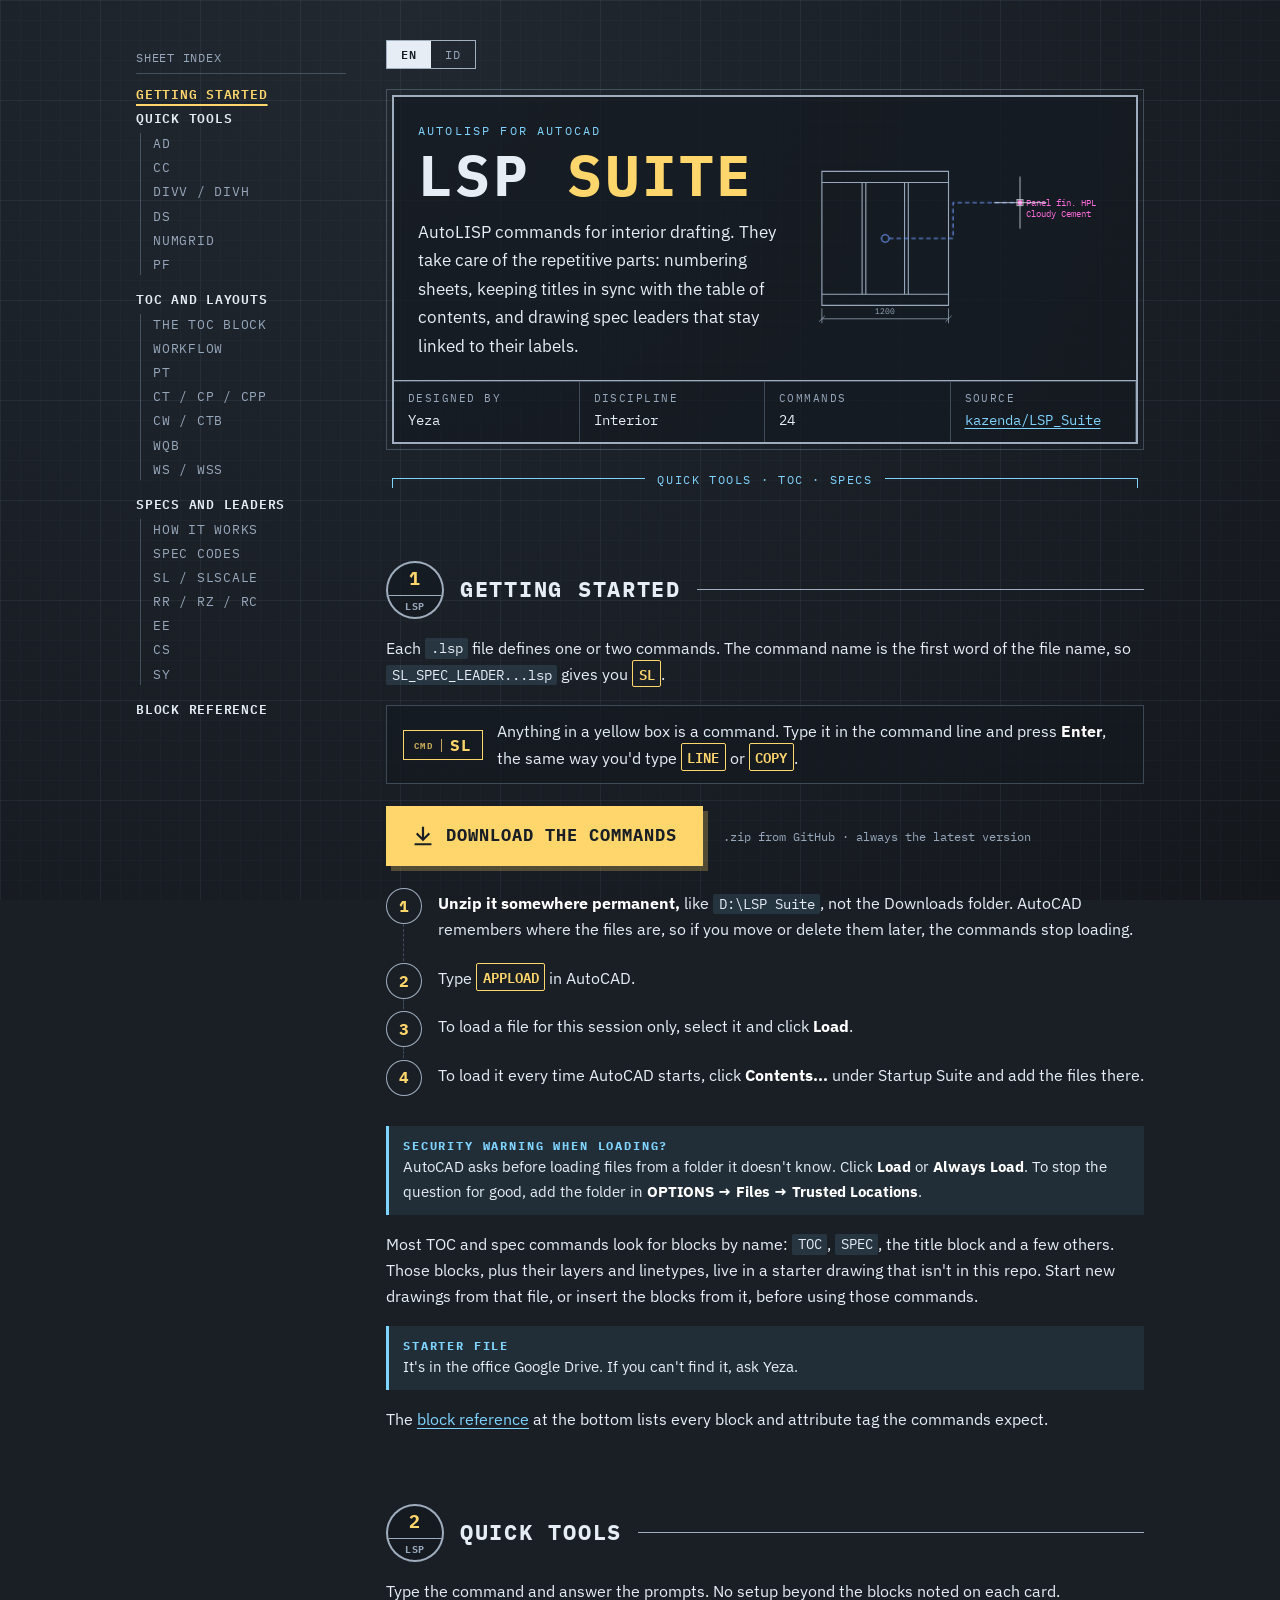
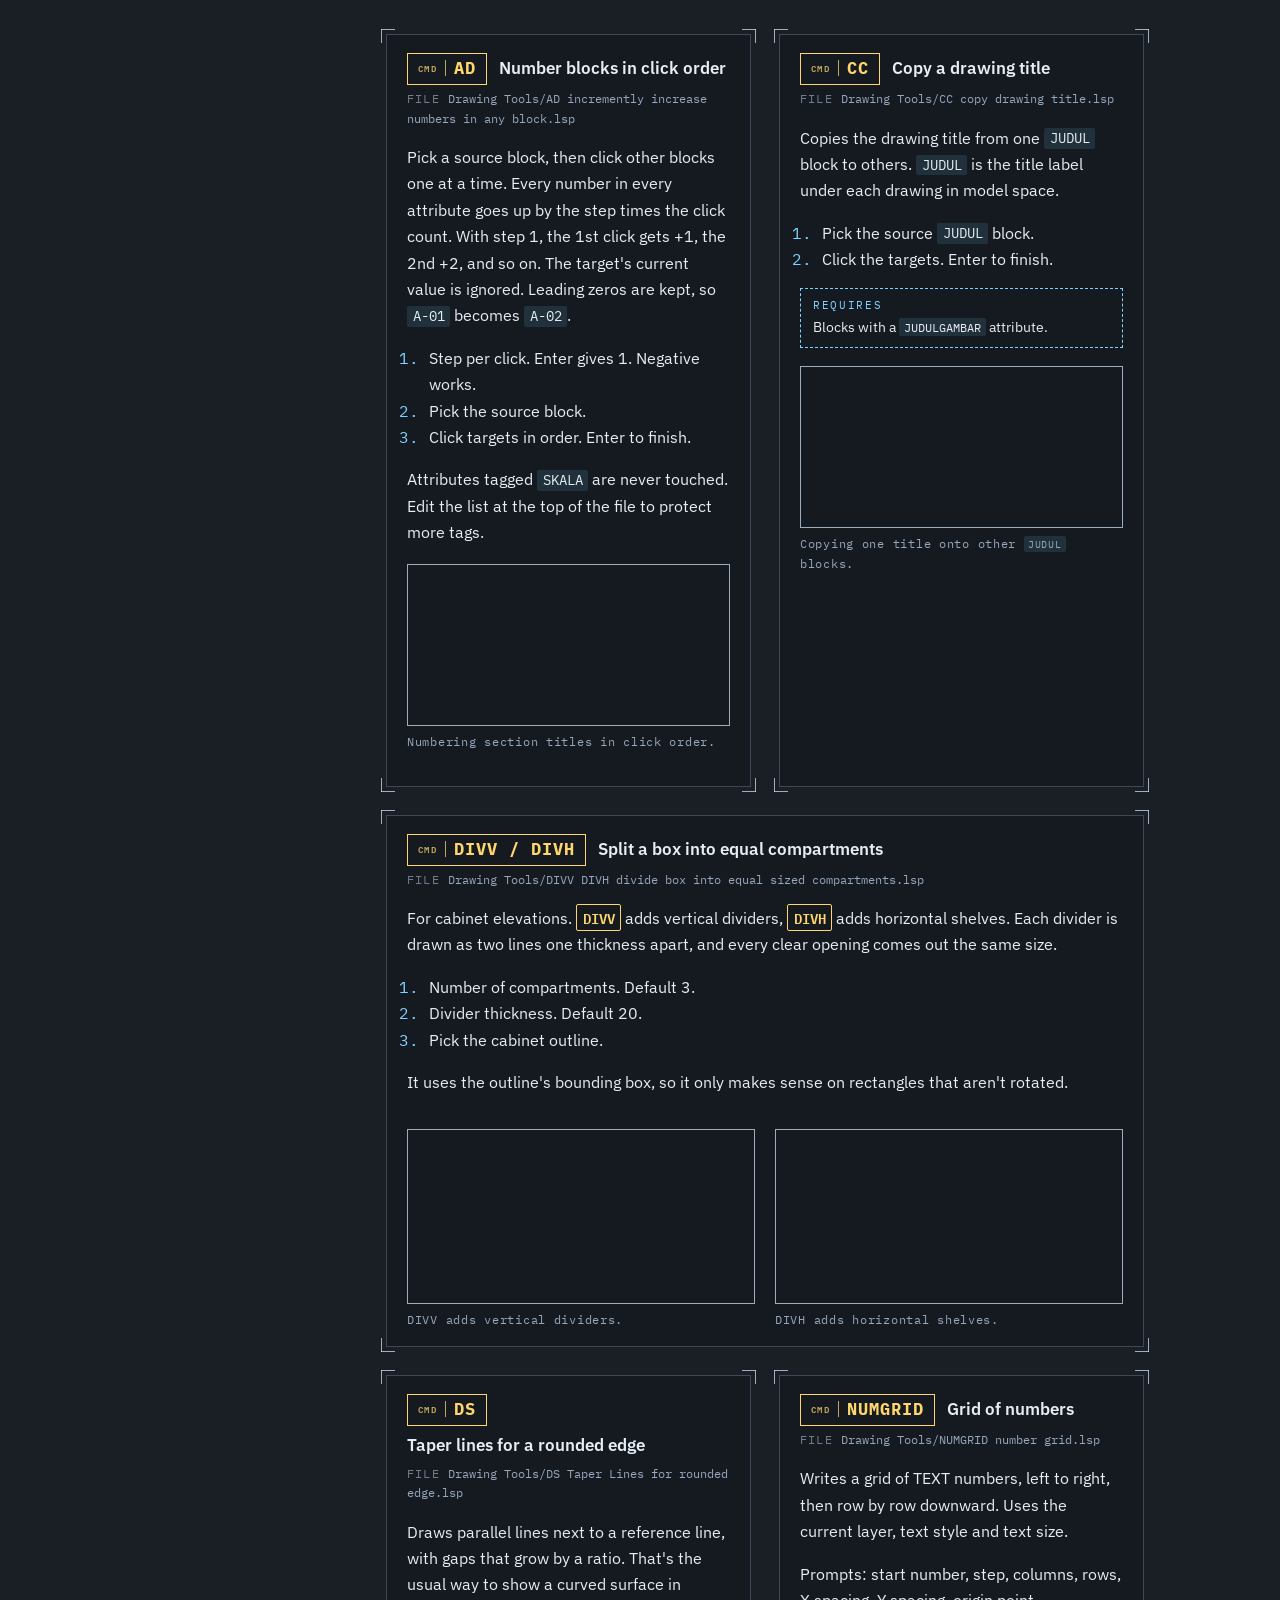
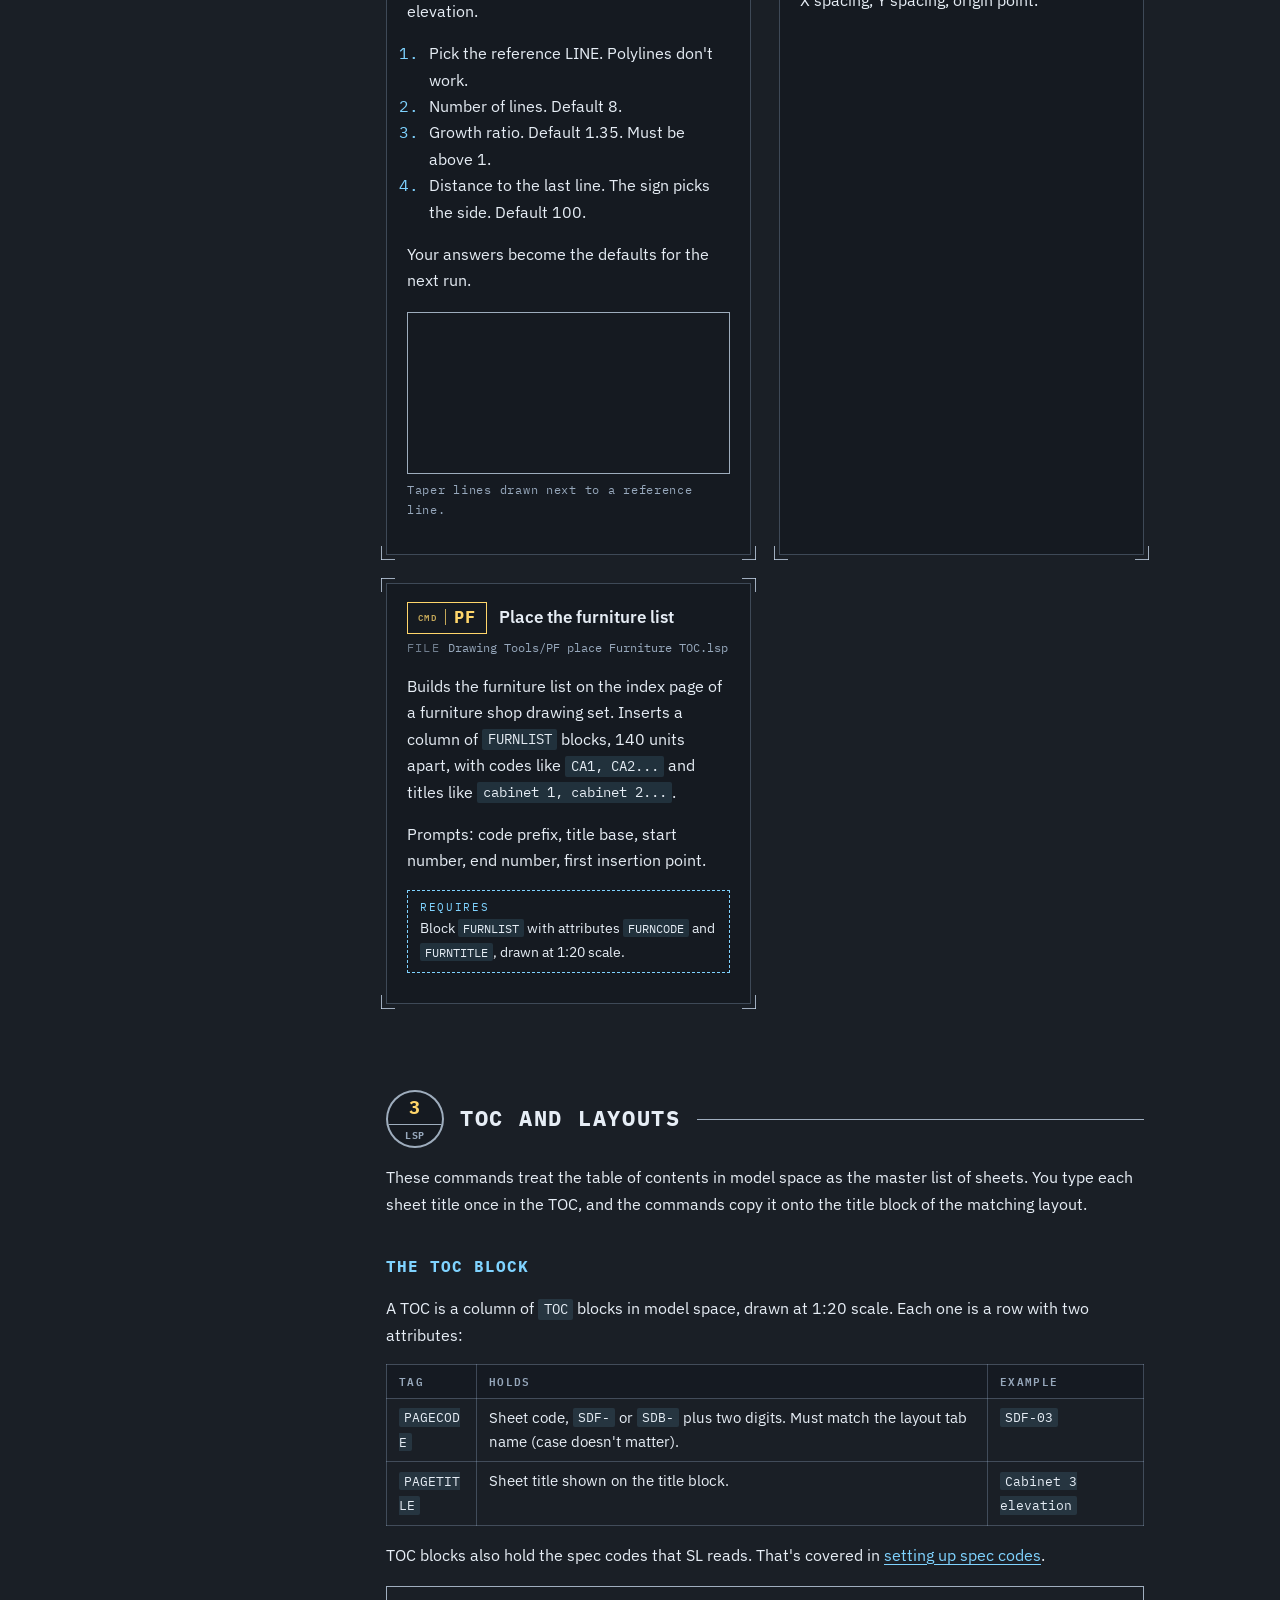
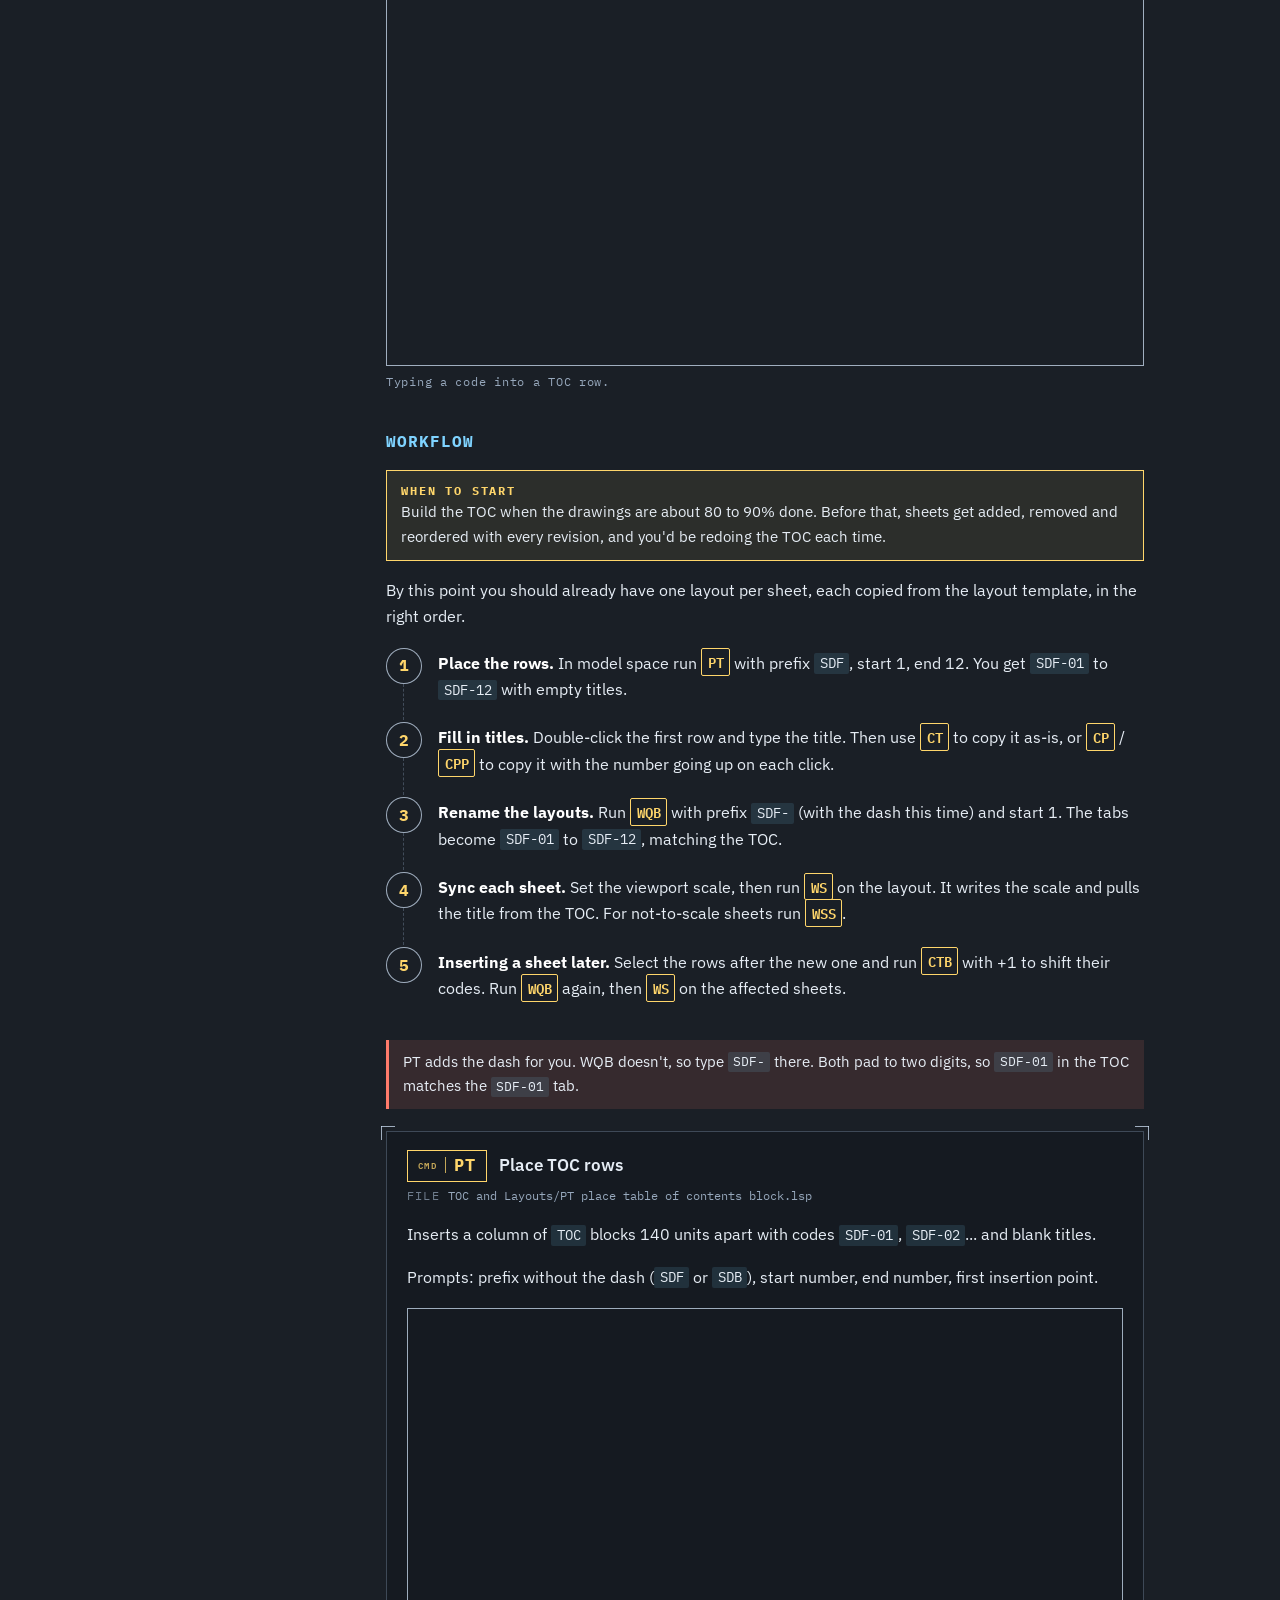
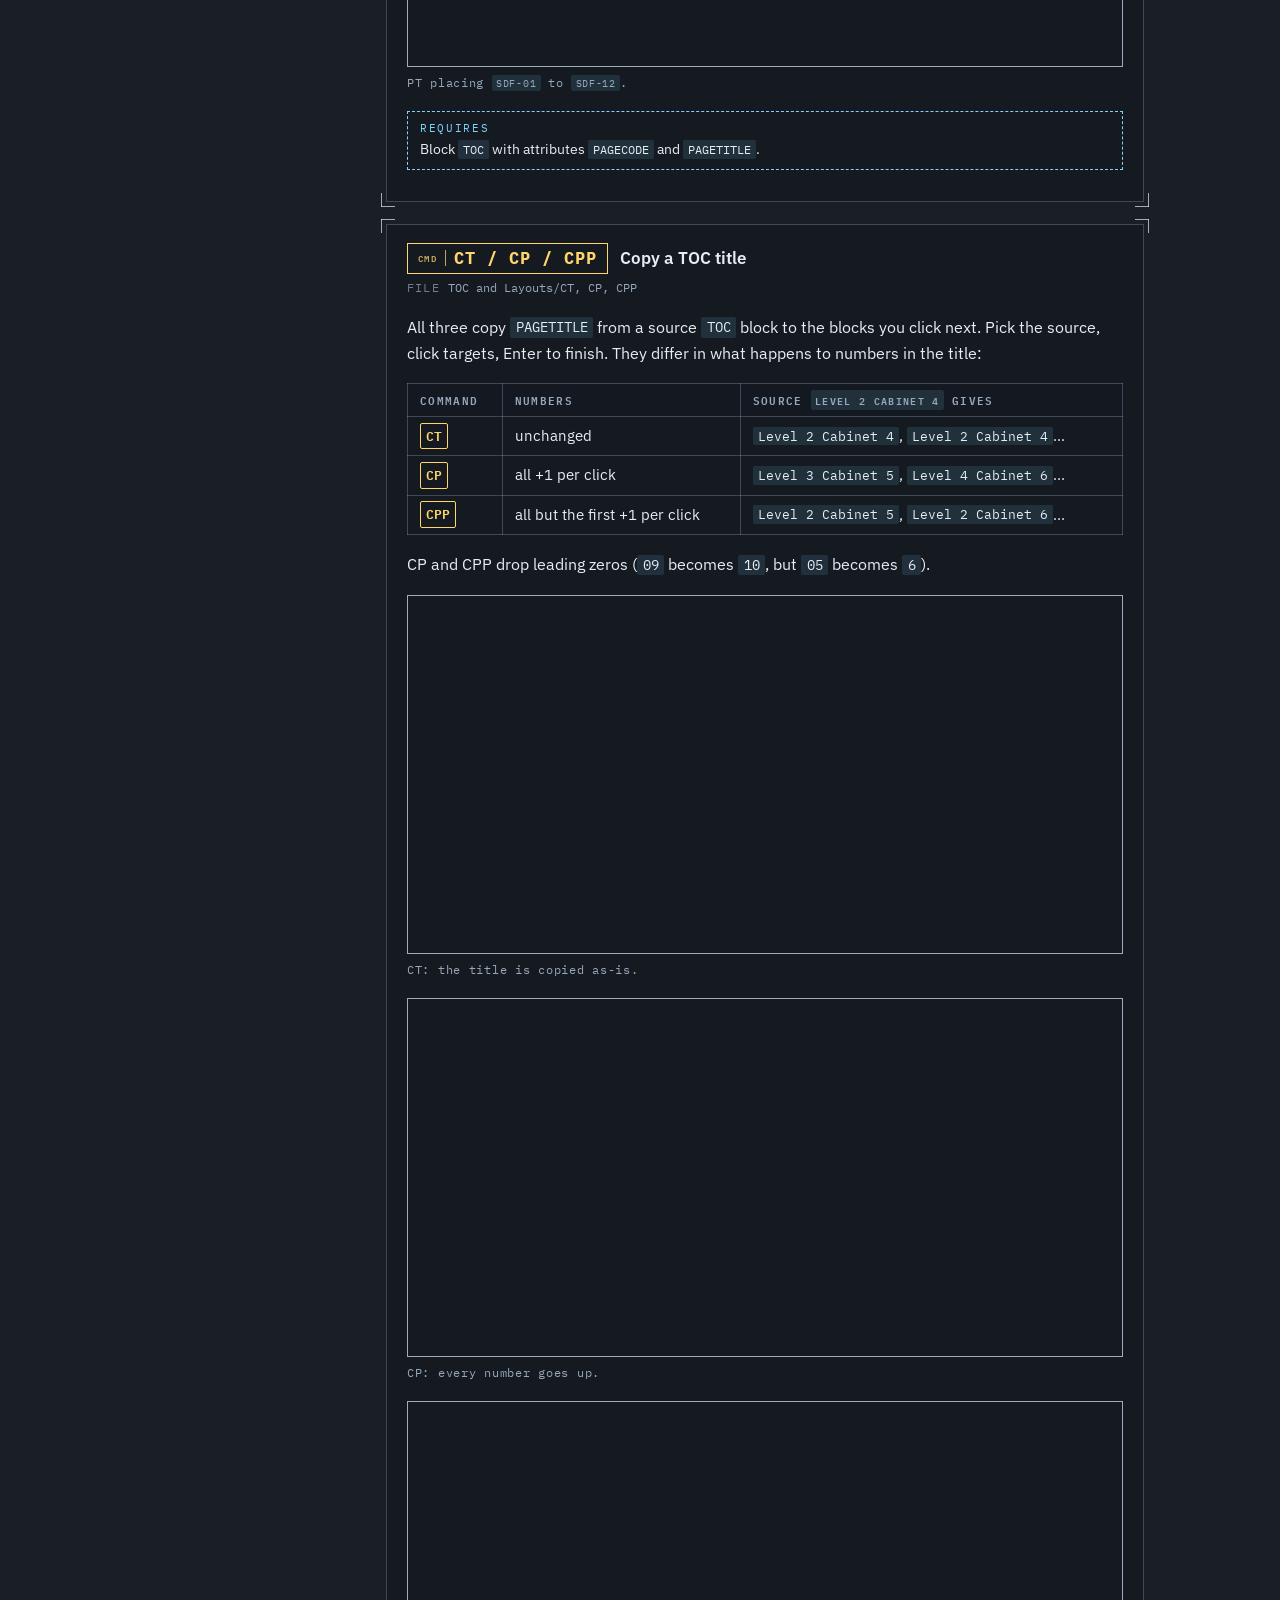
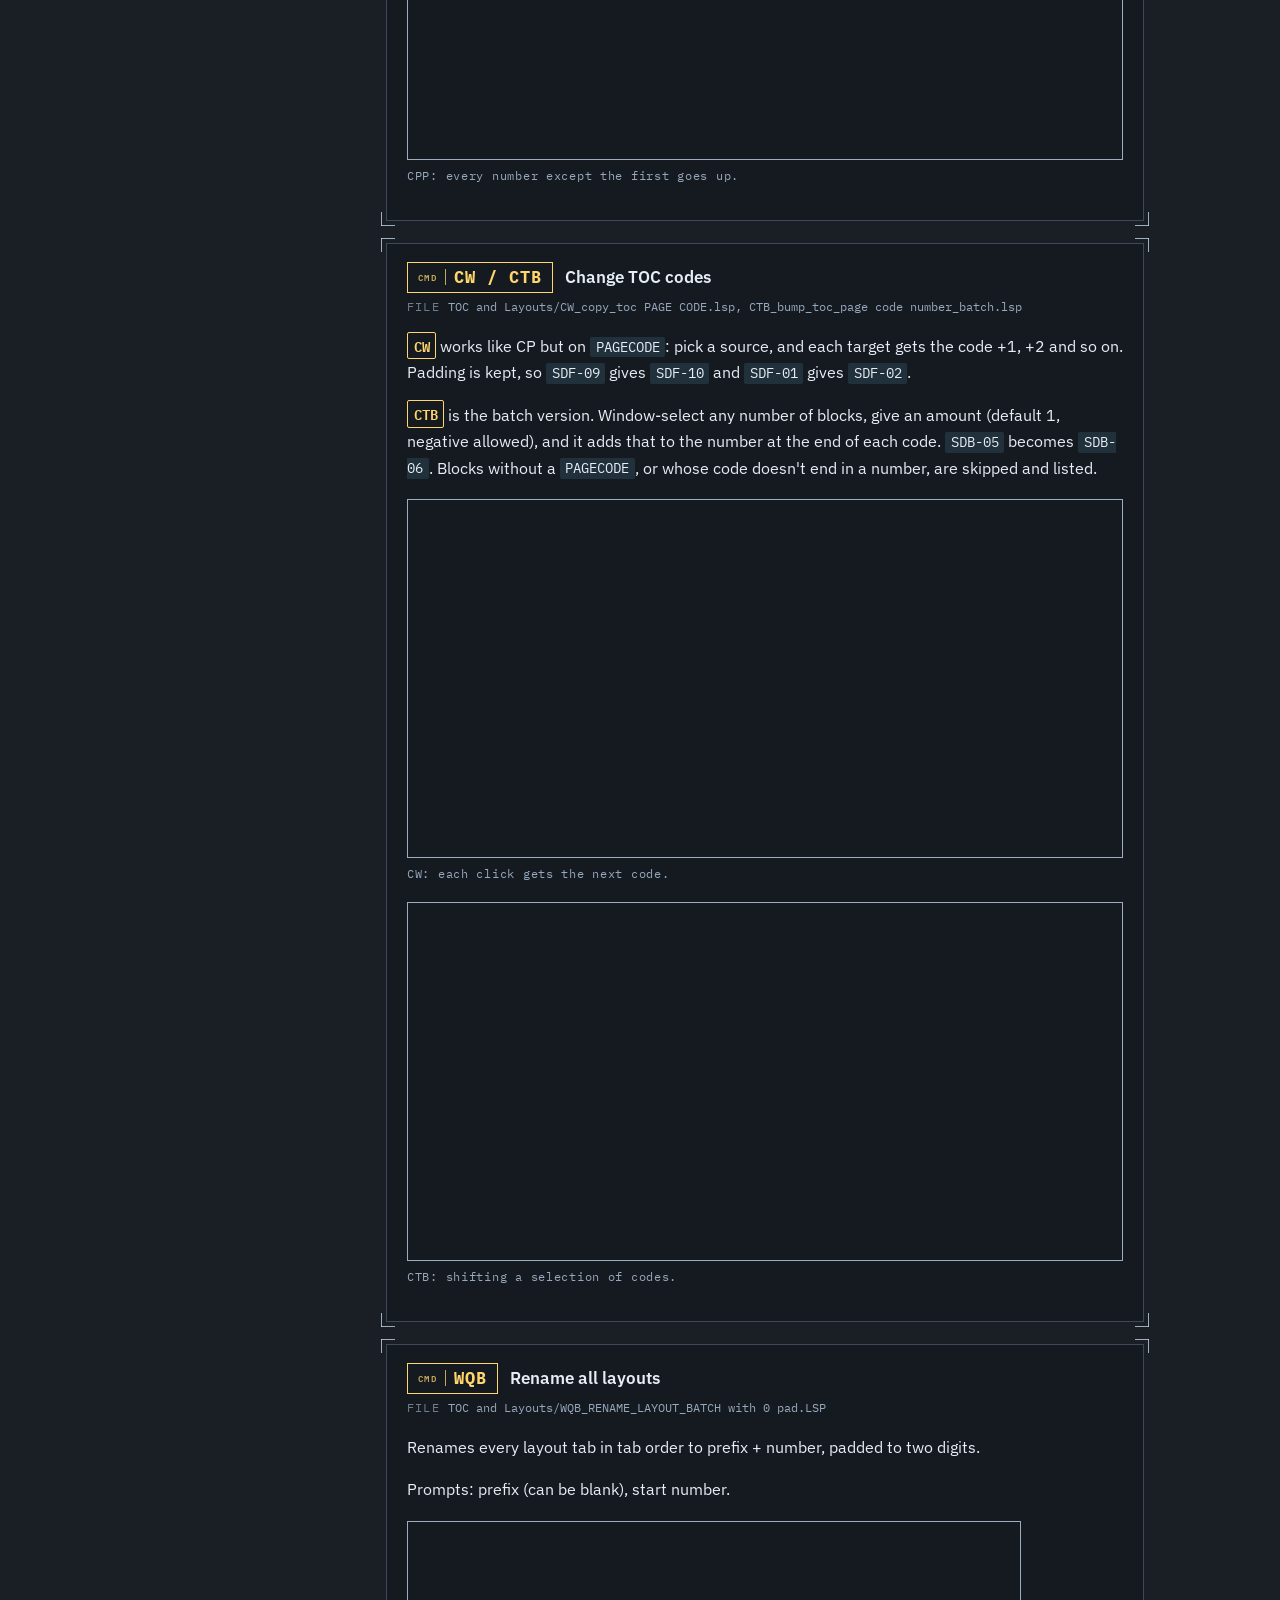
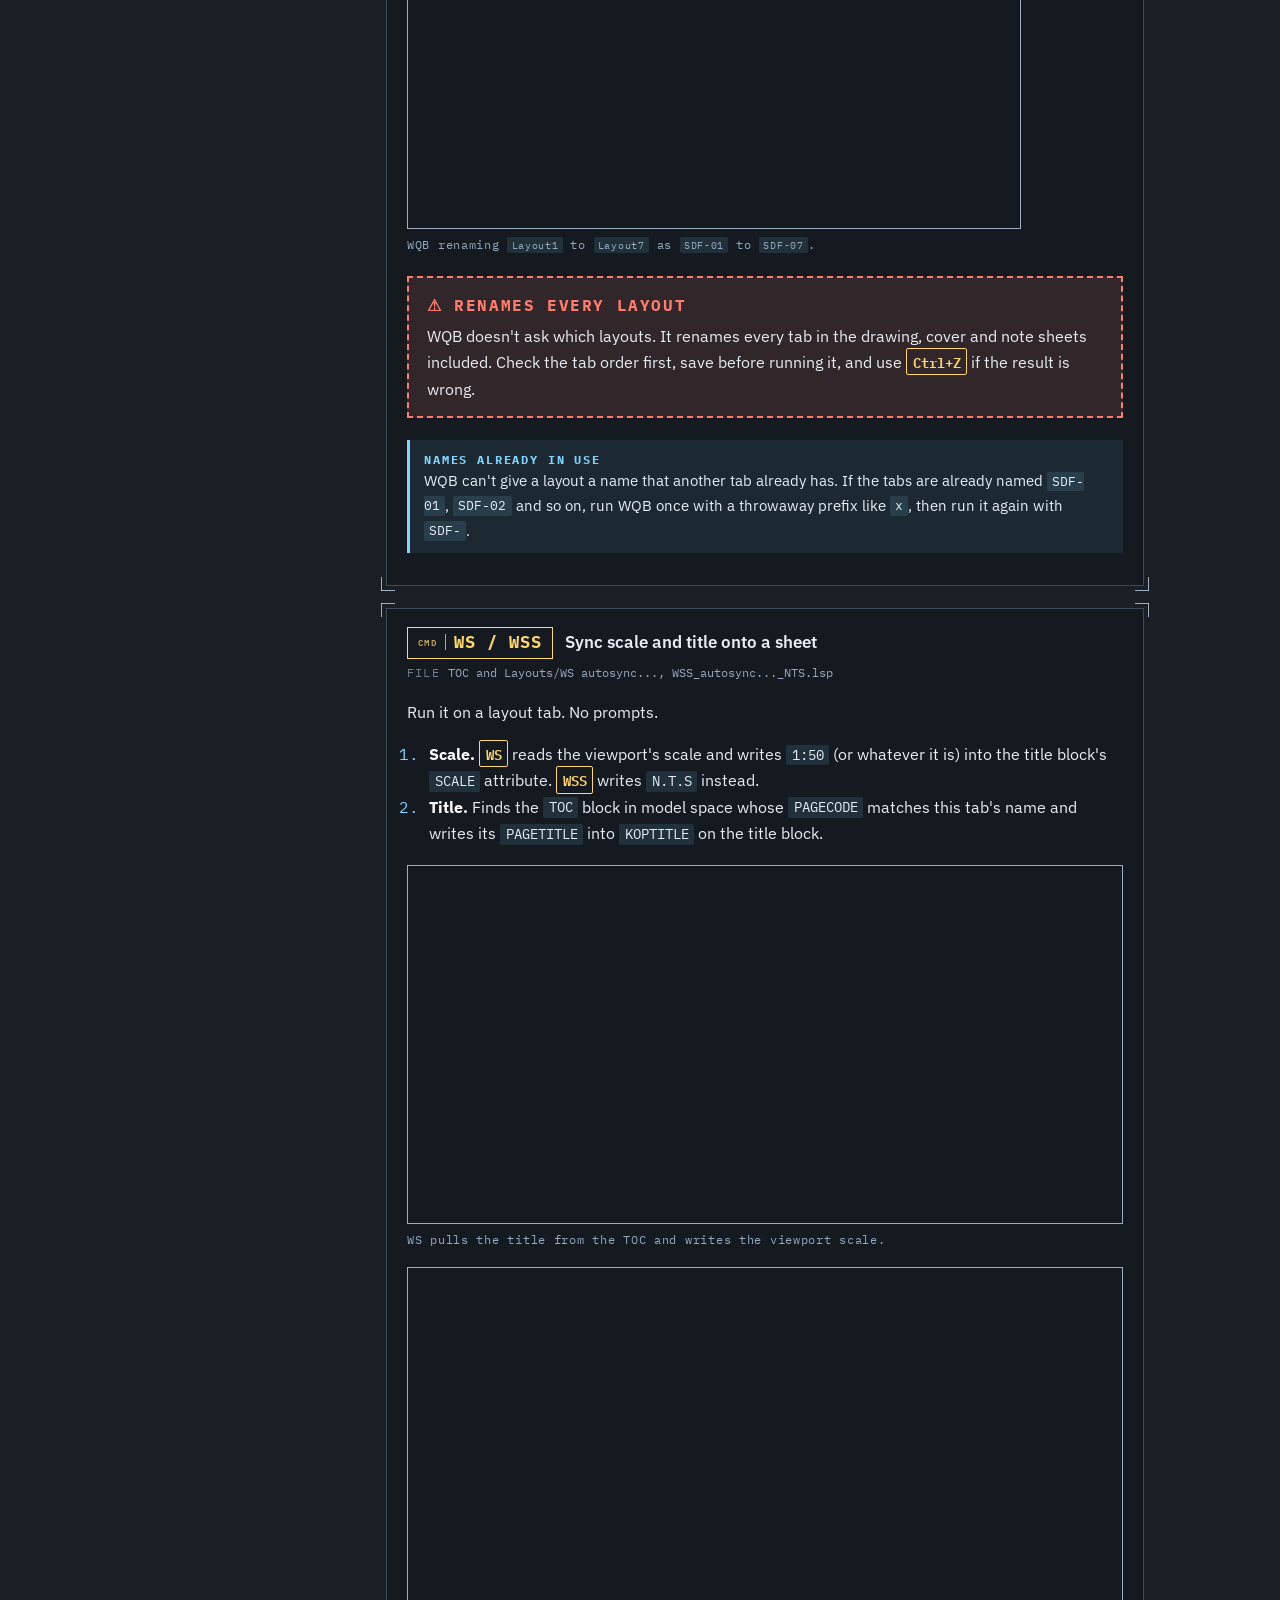
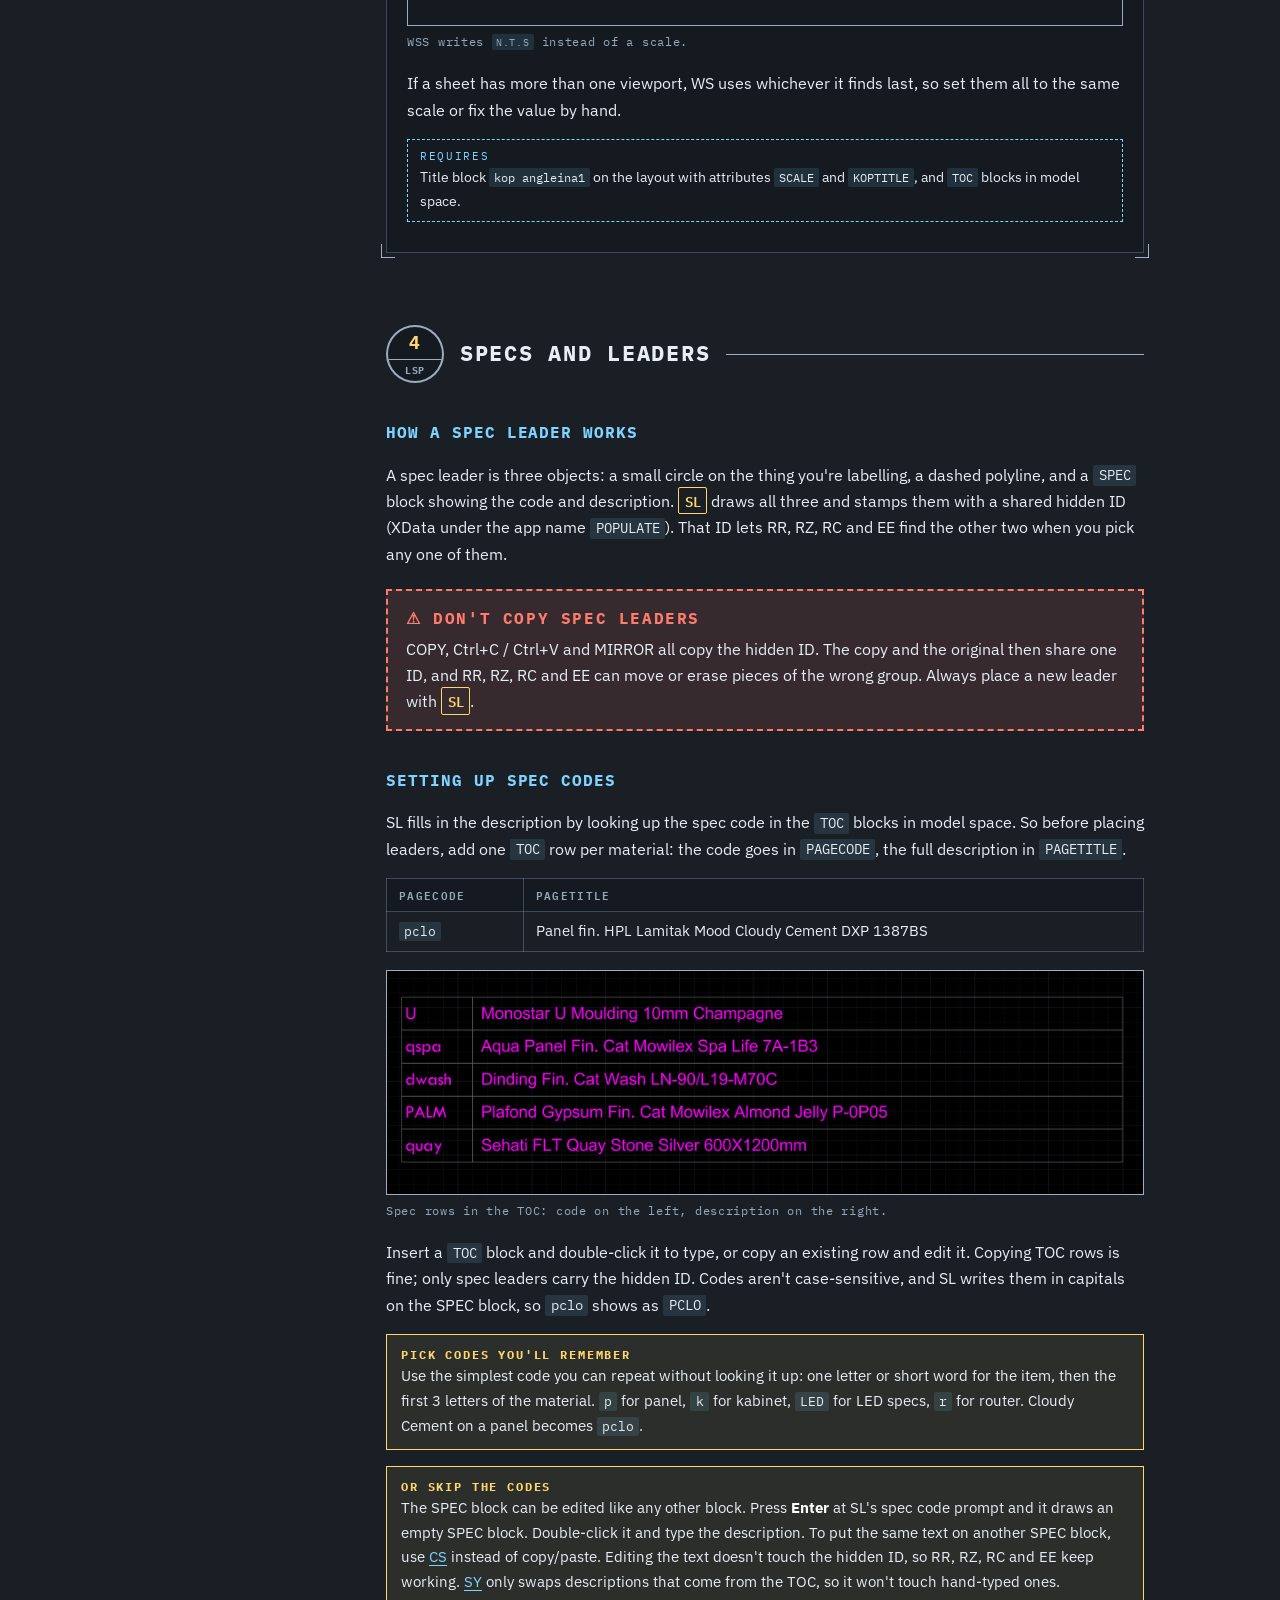
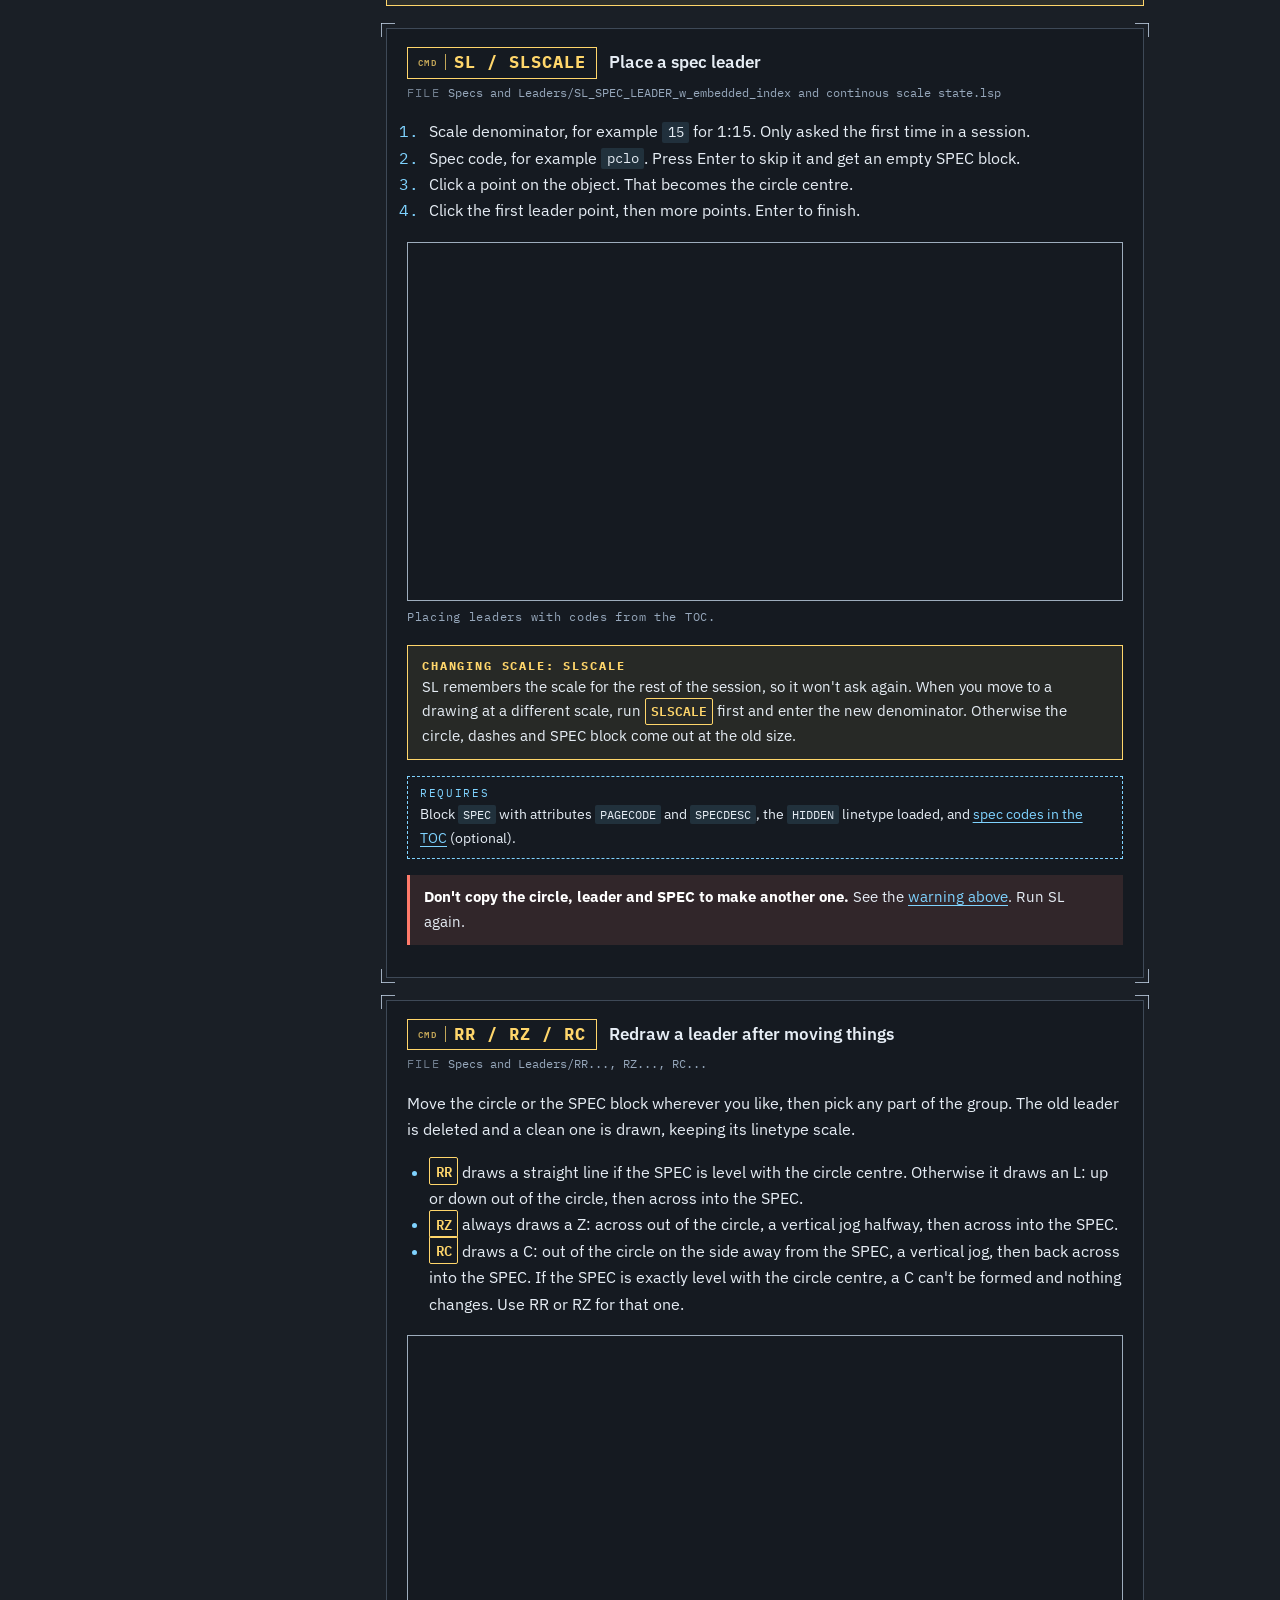
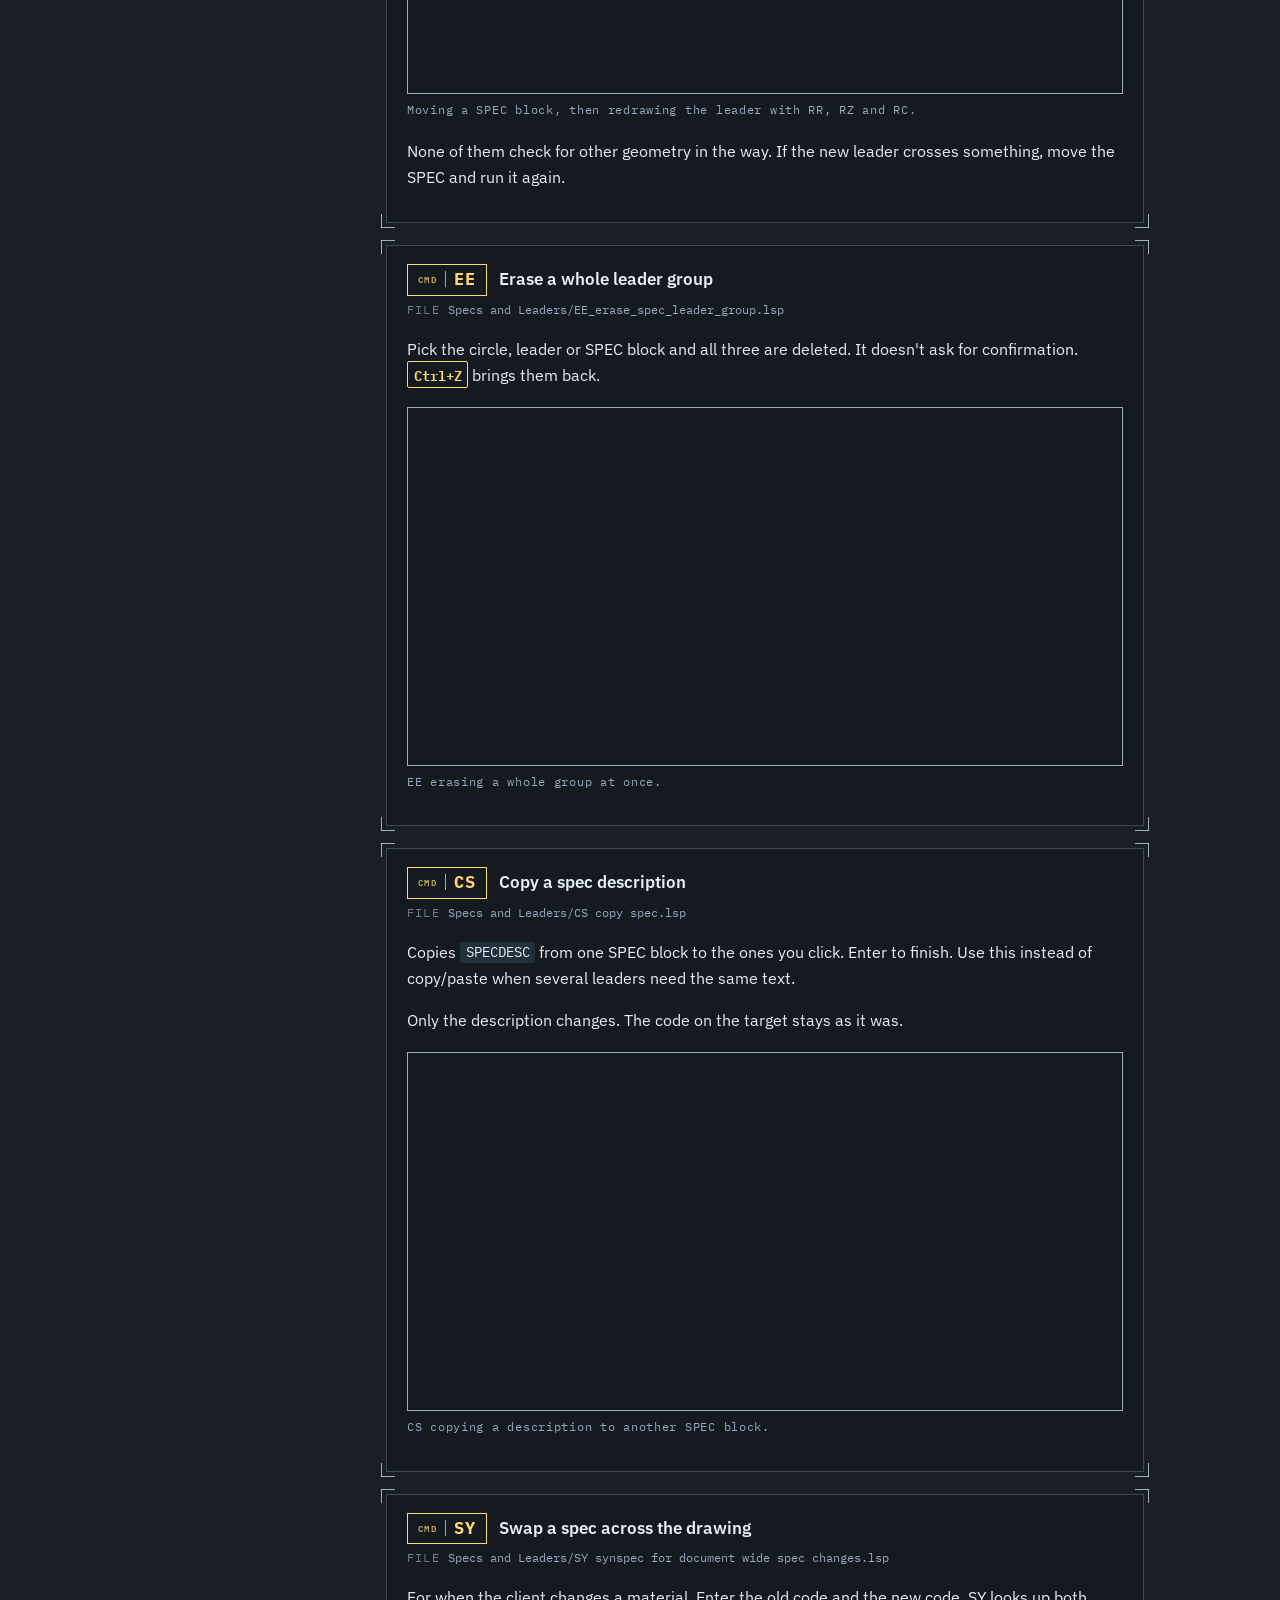
<file: index.html>
<!doctype html>
<html lang="en">
<head>
<meta charset="utf-8">
<meta name="viewport" content="width=device-width, initial-scale=1">
<title>LSP Suite</title>
<meta name="description" content="AutoLISP commands for interior drafting in AutoCAD: TOC, layouts, spec leaders and drawing tools.">
<link rel="alternate" hreflang="id" href="id.html">
<link rel="preconnect" href="https://fonts.googleapis.com">
<link rel="preconnect" href="https://fonts.gstatic.com" crossorigin>
<link rel="stylesheet" href="https://fonts.googleapis.com/css2?family=IBM+Plex+Mono:wght@400;600;700&family=IBM+Plex+Sans:wght@400;600&display=swap">
<link rel="stylesheet" href="style.css">
</head>
<body>
<div class="layout">

<nav class="side" aria-label="Contents">
  <span class="label">Sheet index</span>
  <ul>
    <li class="group"><a href="#start">Getting started</a></li>
    <li class="group"><a href="#quick">Quick tools</a>
      <ul>
        <li><a href="#ad">AD</a></li>
        <li><a href="#cc">CC</a></li>
        <li><a href="#divv">DIVV / DIVH</a></li>
        <li><a href="#ds">DS</a></li>
        <li><a href="#numgrid">NUMGRID</a></li>
        <li><a href="#pf">PF</a></li>
      </ul>
    </li>
    <li class="group"><a href="#toc">TOC and layouts</a>
      <ul>
        <li><a href="#toc-block">The TOC block</a></li>
        <li><a href="#toc-workflow">Workflow</a></li>
        <li><a href="#pt">PT</a></li>
        <li><a href="#ct">CT / CP / CPP</a></li>
        <li><a href="#cw">CW / CTB</a></li>
        <li><a href="#wqb">WQB</a></li>
        <li><a href="#ws">WS / WSS</a></li>
      </ul>
    </li>
    <li class="group"><a href="#spec">Specs and leaders</a>
      <ul>
        <li><a href="#spec-how">How it works</a></li>
        <li><a href="#spec-setup">Spec codes</a></li>
        <li><a href="#sl">SL / SLSCALE</a></li>
        <li><a href="#rr">RR / RZ / RC</a></li>
        <li><a href="#ee">EE</a></li>
        <li><a href="#cs">CS</a></li>
        <li><a href="#sy">SY</a></li>
      </ul>
    </li>
    <li class="group"><a href="#ref">Block reference</a></li>
  </ul>
</nav>

<main>
<!--
  Adding pictures: save the file in the images/ folder, then paste this where it should appear:

  <figure>
    <img src="images/sl-result.png" alt="What the picture shows, for screen readers" loading="lazy">
    <figcaption>Short caption.</figcaption>
  </figure>

  For a screen recording, save it as .mp4 and use:
    <video src="images/rr-demo.mp4" autoplay loop muted playsinline></video>
  instead of the <img> line.

  id.html is the Indonesian copy of this page. Change both when you edit.
-->

<header>
  <div class="lang-switch" aria-label="Language"><span>EN</span><a href="id.html" hreflang="id" lang="id">ID</a></div>
  <div class="titleblock">
    <div class="tb-main">
      <div class="tb-text">
      <p class="tb-kicker">AutoLISP for AutoCAD</p>
      <h1>LSP <span>Suite</span></h1>
      <p class="lede">AutoLISP commands for interior drafting. They take care of the repetitive parts: numbering sheets, keeping titles in sync with the table of contents, and drawing spec leaders that stay linked to their labels.</p>
      </div>
    <svg class="tb-art" viewBox="0 0 410 245" aria-hidden="true" focusable="false">
      <g class="cab" fill="none" stroke-width="1.5">
        <rect class="draw" pathLength="1" x="20" y="30" width="170" height="180"/>
        <path class="draw" pathLength="1" d="M20 45H190M20 195H190" style="--d:.35s"/>
        <path class="draw" pathLength="1" d="M74 45V195M79 45V195M131 45V195M136 45V195" style="--d:.7s"/>
      </g>
      <g class="dimline" style="--d:1s">
        <path d="M20 214V234M190 214V234M20 228H190M16 232l8-8M186 232l8-8" fill="none"/>
        <text x="105" y="222" text-anchor="middle">1200</text>
      </g>
      <g class="leader" style="--d:1.3s">
        <circle cx="105" cy="120" r="5"/>
        <polyline class="la" points="110,120 196,120 196,72 282,72"/>
        <polyline class="lb" points="110,120 196,120 196,162 282,162"/>
      </g>
      <g class="spec" style="--d:1.7s">
        <g class="spec-move">
          <rect x="283" y="69" width="6" height="6"/>
          <text x="294" y="76">Panel fin. HPL</text>
          <text x="294" y="91">Cloudy Cement</text>
        </g>
      </g>
      <g class="xhair" transform="translate(350 125)">
        <path d="M-35 0H35M0 -35V35" fill="none"/>
        <rect x="-4" y="-4" width="8" height="8" fill="none"/>
      </g>
    </svg>
    </div>
    <div class="tb-cells">
      <div><span>Designed by</span>Yeza</div>
      <div><span>Discipline</span>Interior</div>
      <div><span>Commands</span>24</div>
      <div><span>Source</span><a href="https://github.com/kazenda/LSP_Suite">kazenda/LSP_Suite</a></div>
    </div>
  </div>
  <div class="dim">Quick tools · TOC · Specs</div>
</header>

<section id="start">
  <h2><span class="bubble"><b>1</b><i>LSP</i></span>Getting started</h2>
  <p>Each <code>.lsp</code> file defines one or two commands. The command name is the first word of the file name, so <code>SL_SPEC_LEADER...lsp</code> gives you <kbd>SL</kbd>.</p>
  <div class="legend">
    <span class="name">SL</span>
    <p>Anything in a yellow box is a command. Type it in the command line and press <b>Enter</b>, the same way you'd type <kbd>LINE</kbd> or <kbd>COPY</kbd>.</p>
  </div>
  <div class="download">
    <a class="btn" href="https://github.com/kazenda/LSP_Suite/archive/refs/heads/main.zip">
      <svg viewBox="0 0 24 24" fill="none" stroke="currentColor" stroke-width="2.4" stroke-linecap="square" aria-hidden="true"><path d="M12 3v12M6 10l6 6 6-6M4 21h16"/></svg>
      Download the commands
    </a>
    <small>.zip from GitHub · always the latest version</small>
  </div>
  <ol class="steps">
    <li><b>Unzip it somewhere permanent,</b> like <code>D:\LSP Suite</code>, not the Downloads folder. AutoCAD remembers where the files are, so if you move or delete them later, the commands stop loading.</li>
    <li>Type <kbd>APPLOAD</kbd> in AutoCAD.</li>
    <li>To load a file for this session only, select it and click <b>Load</b>.</li>
    <li>To load it every time AutoCAD starts, click <b>Contents...</b> under Startup Suite and add the files there.</li>
  </ol>
  <p class="note"><strong>Security warning when loading?</strong>AutoCAD asks before loading files from a folder it doesn't know. Click <b>Load</b> or <b>Always Load</b>. To stop the question for good, add the folder in <b>OPTIONS → Files → Trusted Locations</b>.</p>
  <p>Most TOC and spec commands look for blocks by name: <code>TOC</code>, <code>SPEC</code>, the title block and a few others. Those blocks, plus their layers and linetypes, live in a starter drawing that isn't in this repo. Start new drawings from that file, or insert the blocks from it, before using those commands.</p>
  <p class="note"><strong>Starter file</strong>It's in the office Google Drive. If you can't find it, ask Yeza.</p>
  <p>The <a href="#ref">block reference</a> at the bottom lists every block and attribute tag the commands expect.</p>
</section>

<!-- ============================================================ -->
<section id="quick">
  <h2><span class="bubble"><b>2</b><i>LSP</i></span>Quick tools</h2>
  <p>Type the command and answer the prompts. No setup beyond the blocks noted on each card.</p>

  <div class="grid">

  <div class="cmd" id="ad">
    <h3><span class="name">AD</span><span class="what">Number blocks in click order</span></h3>
    <p class="file">Drawing Tools/AD incremently increase numbers in any block.lsp</p>
    <p>Pick a source block, then click other blocks one at a time. Every number in every attribute goes up by the step times the click count. With step 1, the 1st click gets +1, the 2nd +2, and so on. The target's current value is ignored. Leading zeros are kept, so <code>A-01</code> becomes <code>A-02</code>.</p>
    <ol>
      <li>Step per click. Enter gives 1. Negative works.</li>
      <li>Pick the source block.</li>
      <li>Click targets in order. Enter to finish.</li>
    </ol>
    <p>Attributes tagged <code>SKALA</code> are never touched. Edit the list at the top of the file to protect more tags.</p>
    <figure>
      <video src="images/ad-demo.mp4" width="950" height="520" autoplay loop muted playsinline></video>
      <figcaption>Numbering section titles in click order.</figcaption>
    </figure>
  </div>

  <div class="cmd" id="cc">
    <h3><span class="name">CC</span><span class="what">Copy a drawing title</span></h3>
    <p class="file">Drawing Tools/CC copy drawing title.lsp</p>
    <p>Copies the drawing title from one <code>JUDUL</code> block to others. <code>JUDUL</code> is the title label under each drawing in model space.</p>
    <ol>
      <li>Pick the source <code>JUDUL</code> block.</li>
      <li>Click the targets. Enter to finish.</li>
    </ol>
    <p class="needs">Blocks with a <code>JUDULGAMBAR</code> attribute.</p>
    <figure>
      <video src="images/cc-demo.mp4" width="1006" height="346" autoplay loop muted playsinline></video>
      <figcaption>Copying one title onto other <code>JUDUL</code> blocks.</figcaption>
    </figure>
  </div>

  <div class="cmd wide" id="divv">
    <h3><span class="name">DIVV / DIVH</span><span class="what">Split a box into equal compartments</span></h3>
    <p class="file">Drawing Tools/DIVV DIVH divide box into equal sized compartments.lsp</p>
    <p>For cabinet elevations. <kbd>DIVV</kbd> adds vertical dividers, <kbd>DIVH</kbd> adds horizontal shelves. Each divider is drawn as two lines one thickness apart, and every clear opening comes out the same size.</p>
    <ol>
      <li>Number of compartments. Default 3.</li>
      <li>Divider thickness. Default 20.</li>
      <li>Pick the cabinet outline.</li>
    </ol>
    <p>It uses the outline's bounding box, so it only makes sense on rectangles that aren't rotated.</p>
    <div class="fig-pair">
    <figure>
      <video src="images/divv-demo.mp4" width="526" height="670" autoplay loop muted playsinline></video>
      <figcaption>DIVV adds vertical dividers.</figcaption>
    </figure>
    <figure>
      <video src="images/divh-demo.mp4" width="588" height="658" autoplay loop muted playsinline></video>
      <figcaption>DIVH adds horizontal shelves.</figcaption>
    </figure>
    </div>
  </div>

  <div class="cmd" id="ds">
    <h3><span class="name">DS</span><span class="what">Taper lines for a rounded edge</span></h3>
    <p class="file">Drawing Tools/DS Taper Lines for rounded edge.lsp</p>
    <p>Draws parallel lines next to a reference line, with gaps that grow by a ratio. That's the usual way to show a curved surface in elevation.</p>
    <ol>
      <li>Pick the reference LINE. Polylines don't work.</li>
      <li>Number of lines. Default 8.</li>
      <li>Growth ratio. Default 1.35. Must be above 1.</li>
      <li>Distance to the last line. The sign picks the side. Default 100.</li>
    </ol>
    <p>Your answers become the defaults for the next run.</p>
    <figure>
      <video src="images/ds-demo.mp4" width="886" height="600" autoplay loop muted playsinline></video>
      <figcaption>Taper lines drawn next to a reference line.</figcaption>
    </figure>
  </div>

  <div class="cmd" id="numgrid">
    <h3><span class="name">NUMGRID</span><span class="what">Grid of numbers</span></h3>
    <p class="file">Drawing Tools/NUMGRID number grid.lsp</p>
    <p>Writes a grid of TEXT numbers, left to right, then row by row downward. Uses the current layer, text style and text size.</p>
    <p>Prompts: start number, step, columns, rows, X spacing, Y spacing, origin point.</p>
  </div>

  <div class="cmd" id="pf">
    <h3><span class="name">PF</span><span class="what">Place the furniture list</span></h3>
    <p class="file">Drawing Tools/PF place Furniture TOC.lsp</p>
    <p>Builds the furniture list on the index page of a furniture shop drawing set. Inserts a column of <code>FURNLIST</code> blocks, 140 units apart, with codes like <code>CA1, CA2...</code> and titles like <code>cabinet 1, cabinet 2...</code>.</p>
    <p>Prompts: code prefix, title base, start number, end number, first insertion point.</p>
    <p class="needs">Block <code>FURNLIST</code> with attributes <code>FURNCODE</code> and <code>FURNTITLE</code>, drawn at 1:20 scale.</p>
  </div>

  </div>
</section>

<!-- ============================================================ -->
<section id="toc">
  <h2><span class="bubble"><b>3</b><i>LSP</i></span>TOC and layouts</h2>
  <p>These commands treat the table of contents in model space as the master list of sheets. You type each sheet title once in the TOC, and the commands copy it onto the title block of the matching layout.</p>

  <h3 id="toc-block">The TOC block</h3>
  <p>A TOC is a column of <code>TOC</code> blocks in model space, drawn at 1:20 scale. Each one is a row with two attributes:</p>
  <div class="table-wrap">
  <table>
    <tr><th>Tag</th><th>Holds</th><th>Example</th></tr>
    <tr><td><code>PAGECODE</code></td><td>Sheet code, <code>SDF-</code> or <code>SDB-</code> plus two digits. Must match the layout tab name (case doesn't matter).</td><td><code>SDF-03</code></td></tr>
    <tr><td><code>PAGETITLE</code></td><td>Sheet title shown on the title block.</td><td><code>Cabinet 3 elevation</code></td></tr>
  </table>
  </div>
  <p>TOC blocks also hold the spec codes that SL reads. That's covered in <a href="#spec-setup">setting up spec codes</a>.</p>
  <figure>
    <video src="images/toc-setup.mp4" width="1472" height="682" autoplay loop muted playsinline></video>
    <figcaption>Typing a code into a TOC row.</figcaption>
  </figure>

  <h3 id="toc-workflow">Workflow</h3>
  <p class="tip"><strong>When to start</strong>Build the TOC when the drawings are about 80 to 90% done. Before that, sheets get added, removed and reordered with every revision, and you'd be redoing the TOC each time.</p>
  <p>By this point you should already have one layout per sheet, each copied from the layout template, in the right order.</p>
  <ol class="steps">
    <li><b>Place the rows.</b> In model space run <kbd>PT</kbd> with prefix <code>SDF</code>, start 1, end 12. You get <code>SDF-01</code> to <code>SDF-12</code> with empty titles.</li>
    <li><b>Fill in titles.</b> Double-click the first row and type the title. Then use <kbd>CT</kbd> to copy it as-is, or <kbd>CP</kbd> / <kbd>CPP</kbd> to copy it with the number going up on each click.</li>
    <li><b>Rename the layouts.</b> Run <kbd>WQB</kbd> with prefix <code>SDF-</code> (with the dash this time) and start 1. The tabs become <code>SDF-01</code> to <code>SDF-12</code>, matching the TOC.</li>
    <li><b>Sync each sheet.</b> Set the viewport scale, then run <kbd>WS</kbd> on the layout. It writes the scale and pulls the title from the TOC. For not-to-scale sheets run <kbd>WSS</kbd>.</li>
    <li><b>Inserting a sheet later.</b> Select the rows after the new one and run <kbd>CTB</kbd> with +1 to shift their codes. Run <kbd>WQB</kbd> again, then <kbd>WS</kbd> on the affected sheets.</li>
  </ol>
  <p class="warn">PT adds the dash for you. WQB doesn't, so type <code>SDF-</code> there. Both pad to two digits, so <code>SDF-01</code> in the TOC matches the <code>SDF-01</code> tab.</p>

  <div class="cmd" id="pt">
    <h3><span class="name">PT</span><span class="what">Place TOC rows</span></h3>
    <p class="file">TOC and Layouts/PT place table of contents block.lsp</p>
    <p>Inserts a column of <code>TOC</code> blocks 140 units apart with codes <code>SDF-01</code>, <code>SDF-02</code>... and blank titles.</p>
    <p>Prompts: prefix without the dash (<code>SDF</code> or <code>SDB</code>), start number, end number, first insertion point.</p>
    <figure>
      <video src="images/pt-demo.mp4" width="878" height="564" autoplay loop muted playsinline></video>
      <figcaption>PT placing <code>SDF-01</code> to <code>SDF-12</code>.</figcaption>
    </figure>
    <p class="needs">Block <code>TOC</code> with attributes <code>PAGECODE</code> and <code>PAGETITLE</code>.</p>
  </div>

  <div class="cmd" id="ct">
    <h3><span class="name">CT / CP / CPP</span><span class="what">Copy a TOC title</span></h3>
    <p class="file">TOC and Layouts/CT, CP, CPP</p>
    <p>All three copy <code>PAGETITLE</code> from a source <code>TOC</code> block to the blocks you click next. Pick the source, click targets, Enter to finish. They differ in what happens to numbers in the title:</p>
    <div class="table-wrap">
    <table>
      <tr><th>Command</th><th>Numbers</th><th>Source <code>Level 2 Cabinet 4</code> gives</th></tr>
      <tr><td><kbd>CT</kbd></td><td>unchanged</td><td><code>Level 2 Cabinet 4</code>, <code>Level 2 Cabinet 4</code>...</td></tr>
      <tr><td><kbd>CP</kbd></td><td>all +1 per click</td><td><code>Level 3 Cabinet 5</code>, <code>Level 4 Cabinet 6</code>...</td></tr>
      <tr><td><kbd>CPP</kbd></td><td>all but the first +1 per click</td><td><code>Level 2 Cabinet 5</code>, <code>Level 2 Cabinet 6</code>...</td></tr>
    </table>
    </div>
    <p>CP and CPP drop leading zeros (<code>09</code> becomes <code>10</code>, but <code>05</code> becomes <code>6</code>).</p>
    <figure>
      <video src="images/ct-demo.mp4" width="896" height="520" autoplay loop muted playsinline></video>
      <figcaption>CT: the title is copied as-is.</figcaption>
    </figure>
    <figure>
      <video src="images/cp-demo.mp4" width="856" height="484" autoplay loop muted playsinline></video>
      <figcaption>CP: every number goes up.</figcaption>
    </figure>
    <figure>
      <video src="images/cpp-demo.mp4" width="880" height="544" autoplay loop muted playsinline></video>
      <figcaption>CPP: every number except the first goes up.</figcaption>
    </figure>
  </div>

  <div class="cmd" id="cw">
    <h3><span class="name">CW / CTB</span><span class="what">Change TOC codes</span></h3>
    <p class="file">TOC and Layouts/CW_copy_toc PAGE CODE.lsp, CTB_bump_toc_page code number_batch.lsp</p>
    <p><kbd>CW</kbd> works like CP but on <code>PAGECODE</code>: pick a source, and each target gets the code +1, +2 and so on. Padding is kept, so <code>SDF-09</code> gives <code>SDF-10</code> and <code>SDF-01</code> gives <code>SDF-02</code>.</p>
    <p><kbd>CTB</kbd> is the batch version. Window-select any number of blocks, give an amount (default 1, negative allowed), and it adds that to the number at the end of each code. <code>SDB-05</code> becomes <code>SDB-06</code>. Blocks without a <code>PAGECODE</code>, or whose code doesn't end in a number, are skipped and listed.</p>
    <figure>
      <video src="images/cw-demo.mp4" width="854" height="550" autoplay loop muted playsinline></video>
      <figcaption>CW: each click gets the next code.</figcaption>
    </figure>
    <figure>
      <video src="images/ctb-demo.mp4" width="858" height="518" autoplay loop muted playsinline></video>
      <figcaption>CTB: shifting a selection of codes.</figcaption>
    </figure>
  </div>

  <div class="cmd" id="wqb">
    <h3><span class="name">WQB</span><span class="what">Rename all layouts</span></h3>
    <p class="file">TOC and Layouts/WQB_RENAME_LAYOUT_BATCH with 0 pad.LSP</p>
    <p>Renames every layout tab in tab order to prefix + number, padded to two digits.</p>
    <p>Prompts: prefix (can be blank), start number.</p>
    <figure>
      <video src="images/wqb-demo.mp4" width="614" height="258" autoplay loop muted playsinline></video>
      <figcaption>WQB renaming <code>Layout1</code> to <code>Layout7</code> as <code>SDF-01</code> to <code>SDF-07</code>.</figcaption>
    </figure>
    <div class="warn big" role="note">
      <strong>Renames every layout</strong>
      WQB doesn't ask which layouts. It renames every tab in the drawing, cover and note sheets included. Check the tab order first, save before running it, and use <kbd>Ctrl+Z</kbd> if the result is wrong.
    </div>
    <p class="note"><strong>Names already in use</strong>WQB can't give a layout a name that another tab already has. If the tabs are already named <code>SDF-01</code>, <code>SDF-02</code> and so on, run WQB once with a throwaway prefix like <code>x</code>, then run it again with <code>SDF-</code>.</p>
  </div>

  <div class="cmd" id="ws">
    <h3><span class="name">WS / WSS</span><span class="what">Sync scale and title onto a sheet</span></h3>
    <p class="file">TOC and Layouts/WS autosync..., WSS_autosync..._NTS.lsp</p>
    <p>Run it on a layout tab. No prompts.</p>
    <ol>
      <li><b>Scale.</b> <kbd>WS</kbd> reads the viewport's scale and writes <code>1:50</code> (or whatever it is) into the title block's <code>SCALE</code> attribute. <kbd>WSS</kbd> writes <code>N.T.S</code> instead.</li>
      <li><b>Title.</b> Finds the <code>TOC</code> block in model space whose <code>PAGECODE</code> matches this tab's name and writes its <code>PAGETITLE</code> into <code>KOPTITLE</code> on the title block.</li>
    </ol>
    <figure>
      <video src="images/ws-demo.mp4" width="1206" height="532" autoplay loop muted playsinline></video>
      <figcaption>WS pulls the title from the TOC and writes the viewport scale.</figcaption>
    </figure>
    <figure>
      <video src="images/wss-demo.mp4" width="1306" height="618" autoplay loop muted playsinline></video>
      <figcaption>WSS writes <code>N.T.S</code> instead of a scale.</figcaption>
    </figure>
    <p>If a sheet has more than one viewport, WS uses whichever it finds last, so set them all to the same scale or fix the value by hand.</p>
    <p class="needs">Title block <code>kop angleina1</code> on the layout with attributes <code>SCALE</code> and <code>KOPTITLE</code>, and <code>TOC</code> blocks in model space.</p>
  </div>
</section>

<!-- ============================================================ -->
<section id="spec">
  <h2><span class="bubble"><b>4</b><i>LSP</i></span>Specs and leaders</h2>

  <h3 id="spec-how">How a spec leader works</h3>
  <p>A spec leader is three objects: a small circle on the thing you're labelling, a dashed polyline, and a <code>SPEC</code> block showing the code and description. <kbd>SL</kbd> draws all three and stamps them with a shared hidden ID (XData under the app name <code>POPULATE</code>). That ID lets RR, RZ, RC and EE find the other two when you pick any one of them.</p>
  <div class="warn big" role="note">
    <strong>Don't copy spec leaders</strong>
    COPY, Ctrl+C / Ctrl+V and MIRROR all copy the hidden ID. The copy and the original then share one ID, and RR, RZ, RC and EE can move or erase pieces of the wrong group. Always place a new leader with <kbd>SL</kbd>.
  </div>

  <h3 id="spec-setup">Setting up spec codes</h3>
  <p>SL fills in the description by looking up the spec code in the <code>TOC</code> blocks in model space. So before placing leaders, add one <code>TOC</code> row per material: the code goes in <code>PAGECODE</code>, the full description in <code>PAGETITLE</code>.</p>
  <div class="table-wrap">
  <table>
    <tr><th>PAGECODE</th><th>PAGETITLE</th></tr>
    <tr><td><code>pclo</code></td><td>Panel fin. HPL Lamitak Mood Cloudy Cement DXP 1387BS</td></tr>
  </table>
  </div>
  <figure>
    <img src="images/spec-codes-example.png" width="1704" height="504" alt="A column of TOC rows with spec codes like qspa and PALM next to their material descriptions" loading="lazy">
    <figcaption>Spec rows in the TOC: code on the left, description on the right.</figcaption>
  </figure>
  <p>Insert a <code>TOC</code> block and double-click it to type, or copy an existing row and edit it. Copying TOC rows is fine; only spec leaders carry the hidden ID. Codes aren't case-sensitive, and SL writes them in capitals on the SPEC block, so <code>pclo</code> shows as <code>PCLO</code>.</p>
  <div class="tip">
    <strong>Pick codes you'll remember</strong>
    Use the simplest code you can repeat without looking it up: one letter or short word for the item, then the first 3 letters of the material. <code>p</code> for panel, <code>k</code> for kabinet, <code>LED</code> for LED specs, <code>r</code> for router. Cloudy Cement on a panel becomes <code>pclo</code>.
  </div>
  <div class="tip">
    <strong>Or skip the codes</strong>
    The SPEC block can be edited like any other block. Press <b>Enter</b> at SL's spec code prompt and it draws an empty SPEC block. Double-click it and type the description. To put the same text on another SPEC block, use <a href="#cs">CS</a> instead of copy/paste. Editing the text doesn't touch the hidden ID, so RR, RZ, RC and EE keep working. <a href="#sy">SY</a> only swaps descriptions that come from the TOC, so it won't touch hand-typed ones.
  </div>

  <div class="cmd" id="sl">
    <h3><span class="name">SL / SLSCALE</span><span class="what">Place a spec leader</span></h3>
    <p class="file">Specs and Leaders/SL_SPEC_LEADER_w_embedded_index and continous scale state.lsp</p>
    <ol>
      <li>Scale denominator, for example <code>15</code> for 1:15. Only asked the first time in a session.</li>
      <li>Spec code, for example <code>pclo</code>. Press Enter to skip it and get an empty SPEC block.</li>
      <li>Click a point on the object. That becomes the circle centre.</li>
      <li>Click the first leader point, then more points. Enter to finish.</li>
    </ol>
    <figure>
      <video src="images/sl-demo.mp4" width="1408" height="756" autoplay loop muted playsinline></video>
      <figcaption>Placing leaders with codes from the TOC.</figcaption>
    </figure>
    <div class="tip">
      <strong>Changing scale: SLSCALE</strong>
      SL remembers the scale for the rest of the session, so it won't ask again. When you move to a drawing at a different scale, run <kbd>SLSCALE</kbd> first and enter the new denominator. Otherwise the circle, dashes and SPEC block come out at the old size.
    </div>
    <p class="needs">Block <code>SPEC</code> with attributes <code>PAGECODE</code> and <code>SPECDESC</code>, the <code>HIDDEN</code> linetype loaded, and <a href="#spec-setup">spec codes in the TOC</a> (optional).</p>
    <p class="warn"><b>Don't copy the circle, leader and SPEC to make another one.</b> See the <a href="#spec-how">warning above</a>. Run SL again.</p>
  </div>

  <div class="cmd" id="rr">
    <h3><span class="name">RR / RZ / RC</span><span class="what">Redraw a leader after moving things</span></h3>
    <p class="file">Specs and Leaders/RR..., RZ..., RC...</p>
    <p>Move the circle or the SPEC block wherever you like, then pick any part of the group. The old leader is deleted and a clean one is drawn, keeping its linetype scale.</p>
    <ul>
      <li><kbd>RR</kbd> draws a straight line if the SPEC is level with the circle centre. Otherwise it draws an L: up or down out of the circle, then across into the SPEC.</li>
      <li><kbd>RZ</kbd> always draws a Z: across out of the circle, a vertical jog halfway, then across into the SPEC.</li>
      <li><kbd>RC</kbd> draws a C: out of the circle on the side away from the SPEC, a vertical jog, then back across into the SPEC. If the SPEC is exactly level with the circle centre, a C can't be formed and nothing changes. Use RR or RZ for that one.</li>
    </ul>
    <figure>
      <video src="images/rr-rz-rc-demo.mp4" width="1268" height="676" autoplay loop muted playsinline></video>
      <figcaption>Moving a SPEC block, then redrawing the leader with RR, RZ and RC.</figcaption>
    </figure>
    <p>None of them check for other geometry in the way. If the new leader crosses something, move the SPEC and run it again.</p>
  </div>

  <div class="cmd" id="ee">
    <h3><span class="name">EE</span><span class="what">Erase a whole leader group</span></h3>
    <p class="file">Specs and Leaders/EE_erase_spec_leader_group.lsp</p>
    <p>Pick the circle, leader or SPEC block and all three are deleted. It doesn't ask for confirmation. <kbd>Ctrl+Z</kbd> brings them back.</p>
    <figure>
      <video src="images/ee-demo.mp4" width="1260" height="656" autoplay loop muted playsinline></video>
      <figcaption>EE erasing a whole group at once.</figcaption>
    </figure>
  </div>

  <div class="cmd" id="cs">
    <h3><span class="name">CS</span><span class="what">Copy a spec description</span></h3>
    <p class="file">Specs and Leaders/CS copy spec.lsp</p>
    <p>Copies <code>SPECDESC</code> from one SPEC block to the ones you click. Enter to finish. Use this instead of copy/paste when several leaders need the same text.</p>
    <p>Only the description changes. The code on the target stays as it was.</p>
    <figure>
      <video src="images/cs-demo.mp4" width="1298" height="644" autoplay loop muted playsinline></video>
      <figcaption>CS copying a description to another SPEC block.</figcaption>
    </figure>
  </div>

  <div class="cmd" id="sy">
    <h3><span class="name">SY</span><span class="what">Swap a spec across the drawing</span></h3>
    <p class="file">Specs and Leaders/SY synspec for document wide spec changes.lsp</p>
    <p>For when the client changes a material. Enter the old code and the new code. SY looks up both descriptions in the TOC, then replaces every SPEC block in model space whose description matches the old one.</p>
    <p>Only the description changes. The <code>PAGECODE</code> on each SPEC block stays as it was. Both codes need a TOC row or SY stops without changing anything.</p>
  </div>
</section>

<!-- ============================================================ -->
<section id="ref">
  <h2><span class="bubble"><b>5</b><i>LSP</i></span>Block reference</h2>
  <p>Every block name and attribute tag the commands look for. Names are case-insensitive.</p>
  <div class="table-wrap">
  <table>
    <tr><th>Block</th><th>Attributes</th><th>Where</th><th>Used by</th></tr>
    <tr><td><code>TOC</code></td><td><code>PAGECODE</code>, <code>PAGETITLE</code></td><td>Model space</td><td>PT, CT, CP, CPP, CW, CTB, WS, WSS, SL, SY</td></tr>
    <tr><td><code>kop angleina1</code></td><td><code>SCALE</code>, <code>KOPTITLE</code></td><td>Each layout</td><td>WS, WSS</td></tr>
    <tr><td><code>SPEC</code></td><td><code>PAGECODE</code>, <code>SPECDESC</code> (multiline)</td><td>Model space</td><td>SL, RR, RZ, RC, EE, CS, SY</td></tr>
    <tr><td><code>JUDUL</code></td><td><code>JUDULGAMBAR</code></td><td>Model space</td><td>CC</td></tr>
    <tr><td><code>FURNLIST</code></td><td><code>FURNCODE</code>, <code>FURNTITLE</code></td><td>Model space</td><td>PF</td></tr>
  </table>
  </div>
  <p>Linetype <code>HIDDEN</code> must be loaded for SL, RR, RZ and RC.</p>
</section>

<aside class="ask">
  <strong>Something you keep doing by hand?</strong>
  <p>Ask Yeza. She makes custom LSP commands and dynamic blocks for the repetitive parts of a drawing.</p>
</aside>

<footer class="titlestrip">
  <div><span>Title</span>LSP Suite reference</div>
  <div><span>Designed by</span>Yeza</div>
  <div><span>Scale</span>N.T.S</div>
  <div><span>Sheet</span>1 of 1</div>
  <div><span>Last updated</span><time id="updated" datetime="2026-09-30">30 Sep 2026</time></div>
  <div class="wide">Shared as-is. Try the commands on a copy of a drawing first. Feel free to ask any AI for debugging and troubleshooting help. They'd understand the code better than Yeza ;)</div>
</footer>

</main>
</div>
<script src="site.js"></script>
</body>
</html>
</file>
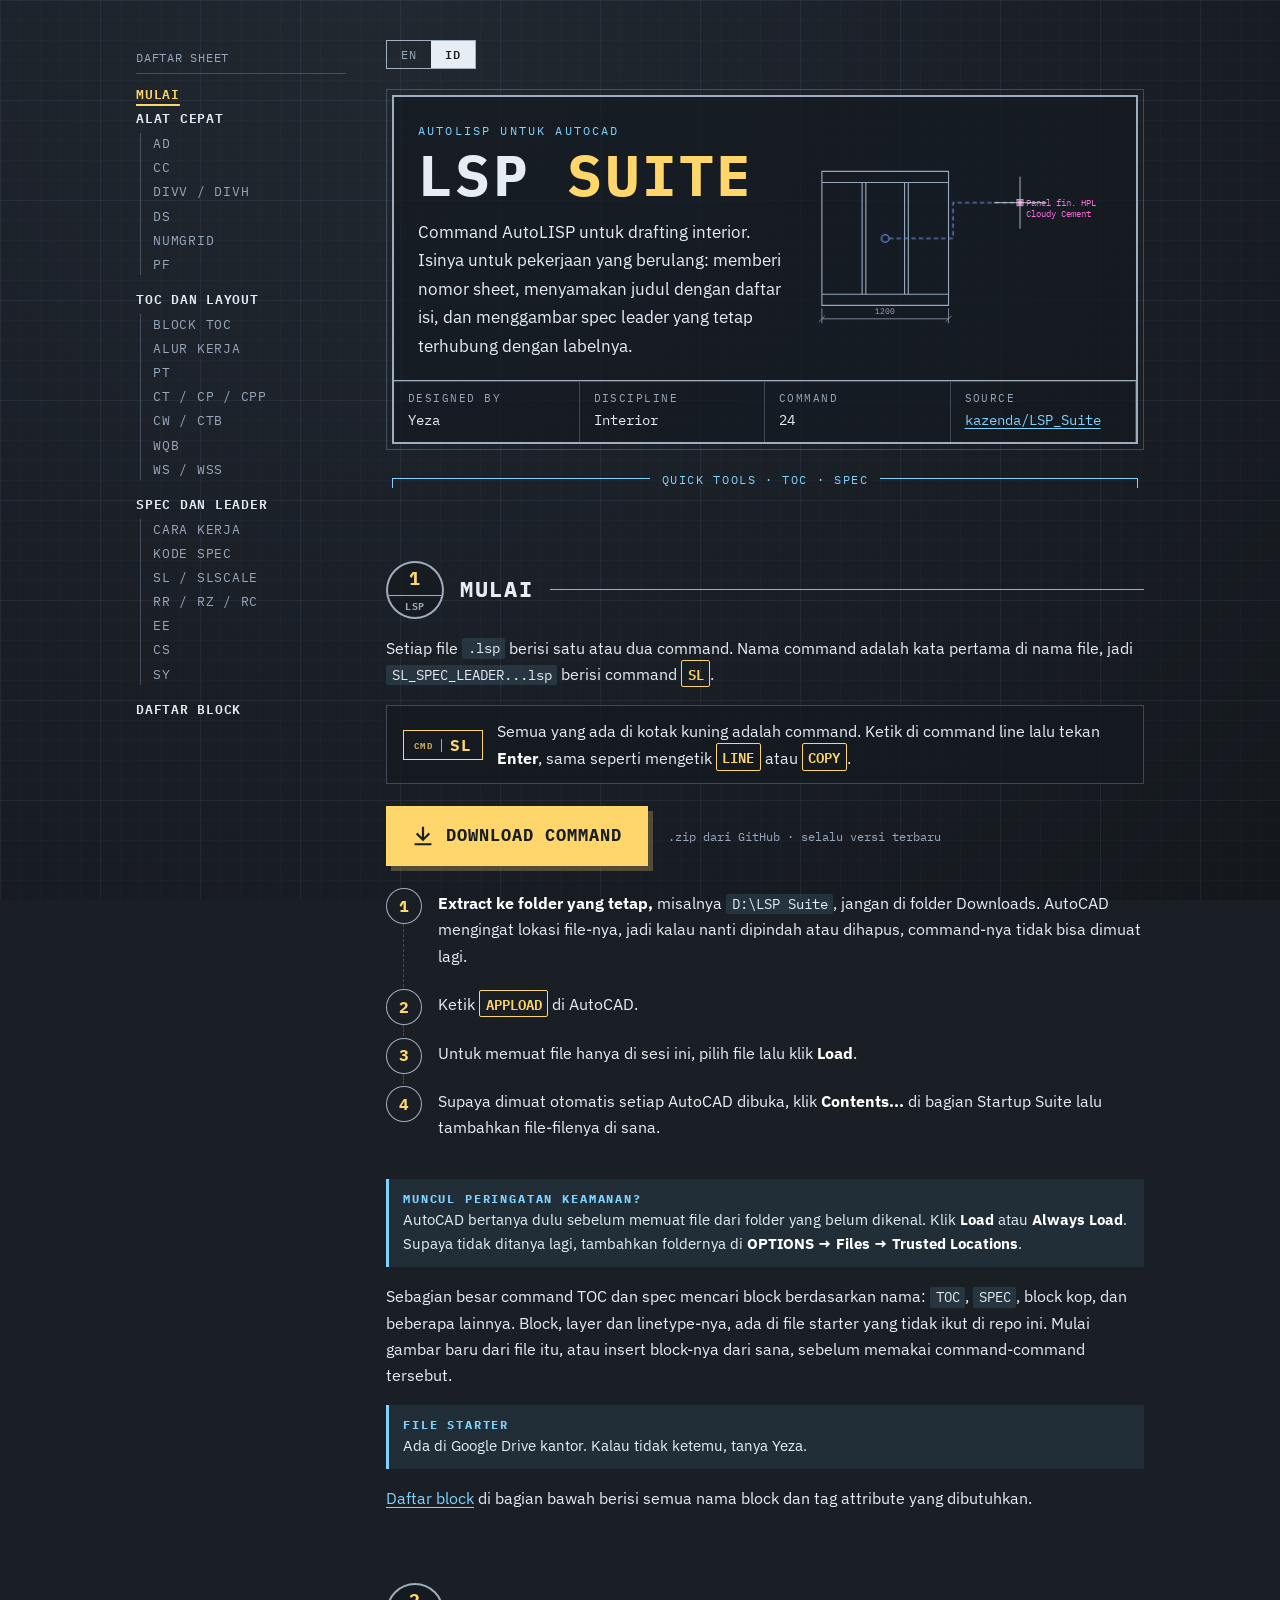
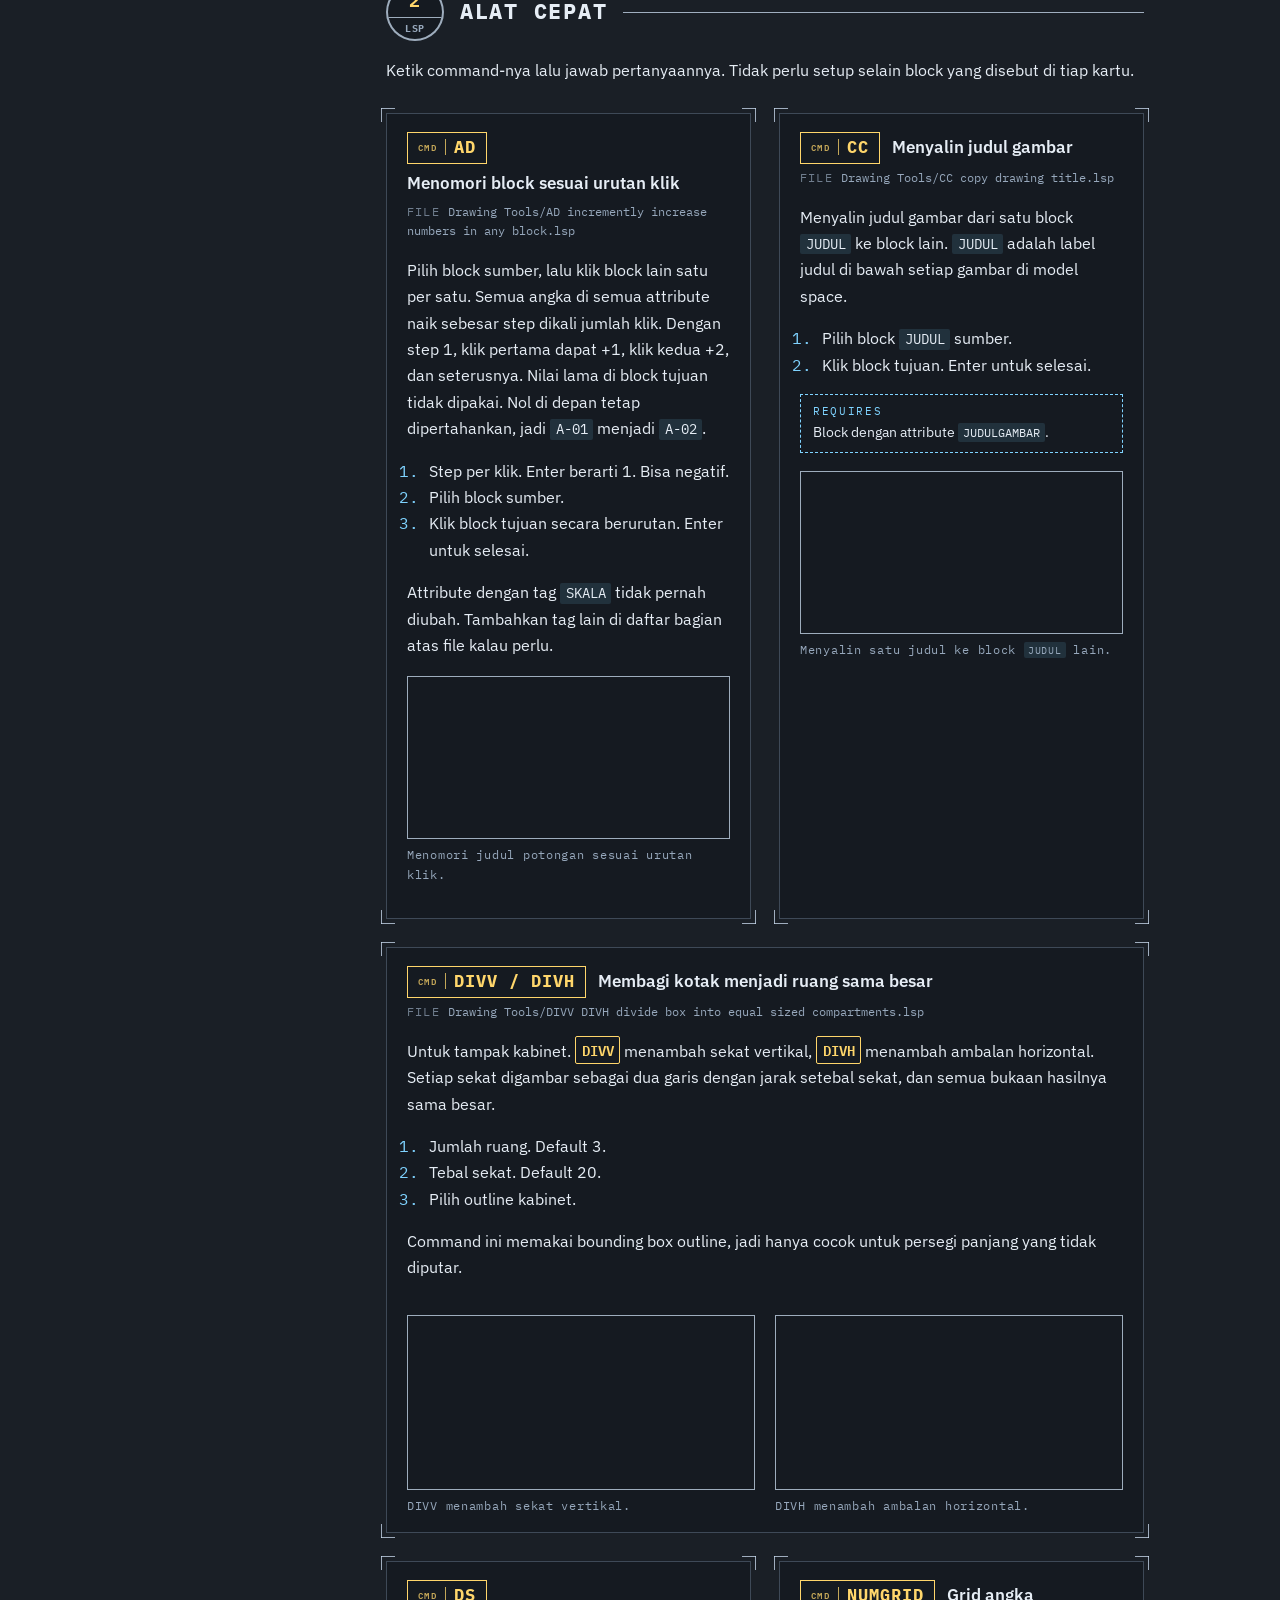
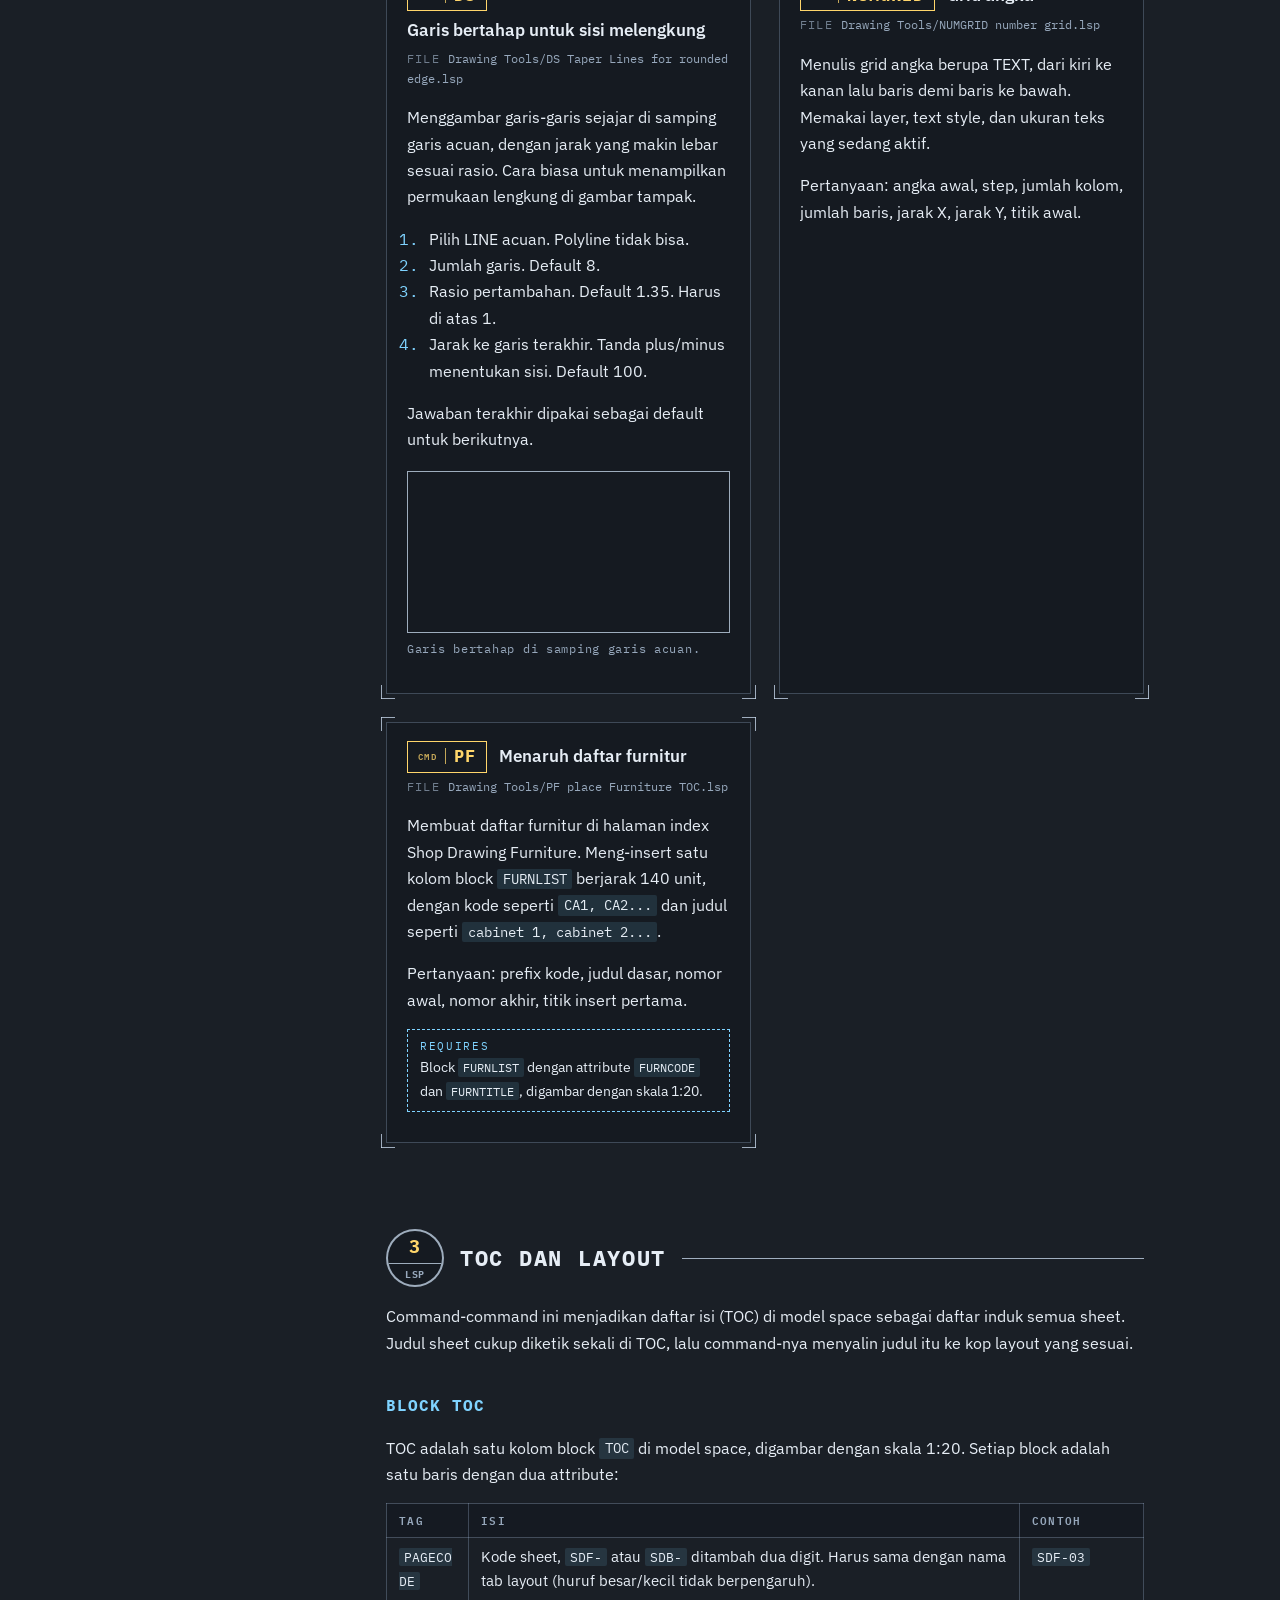
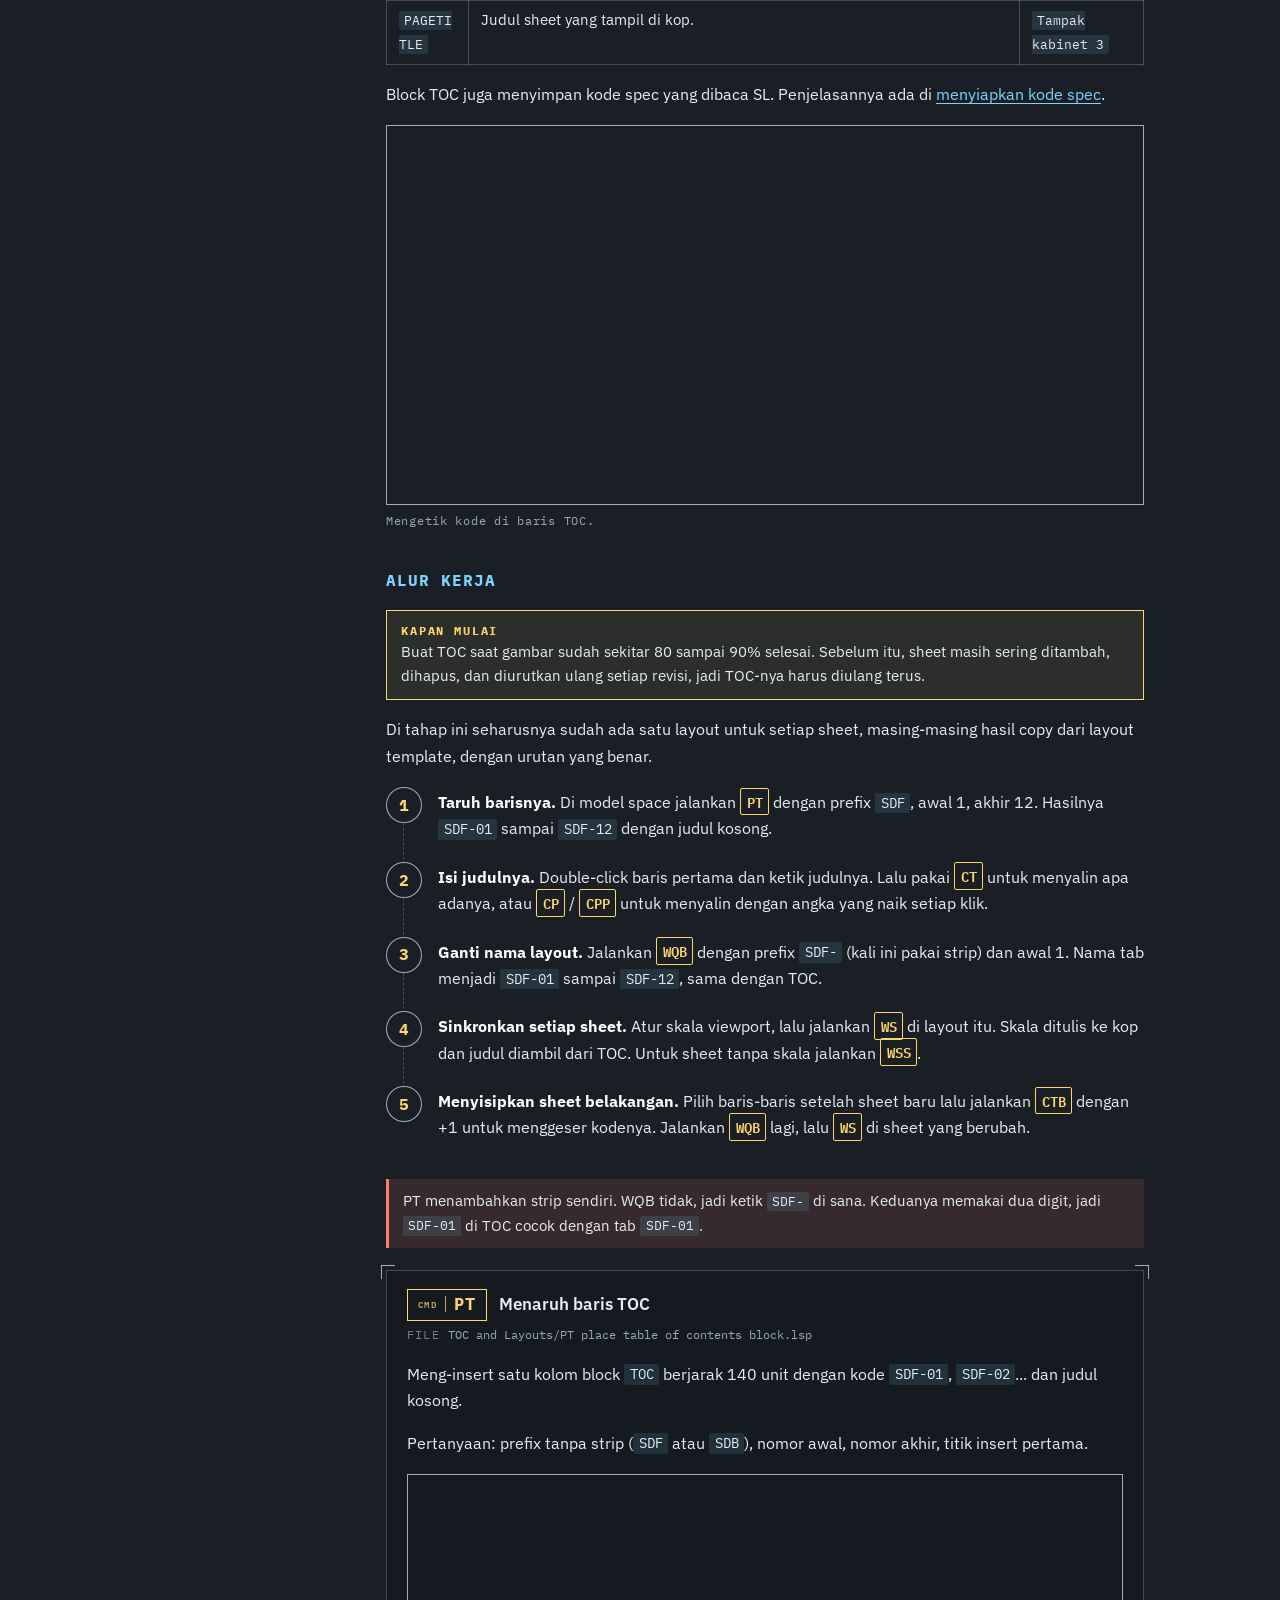
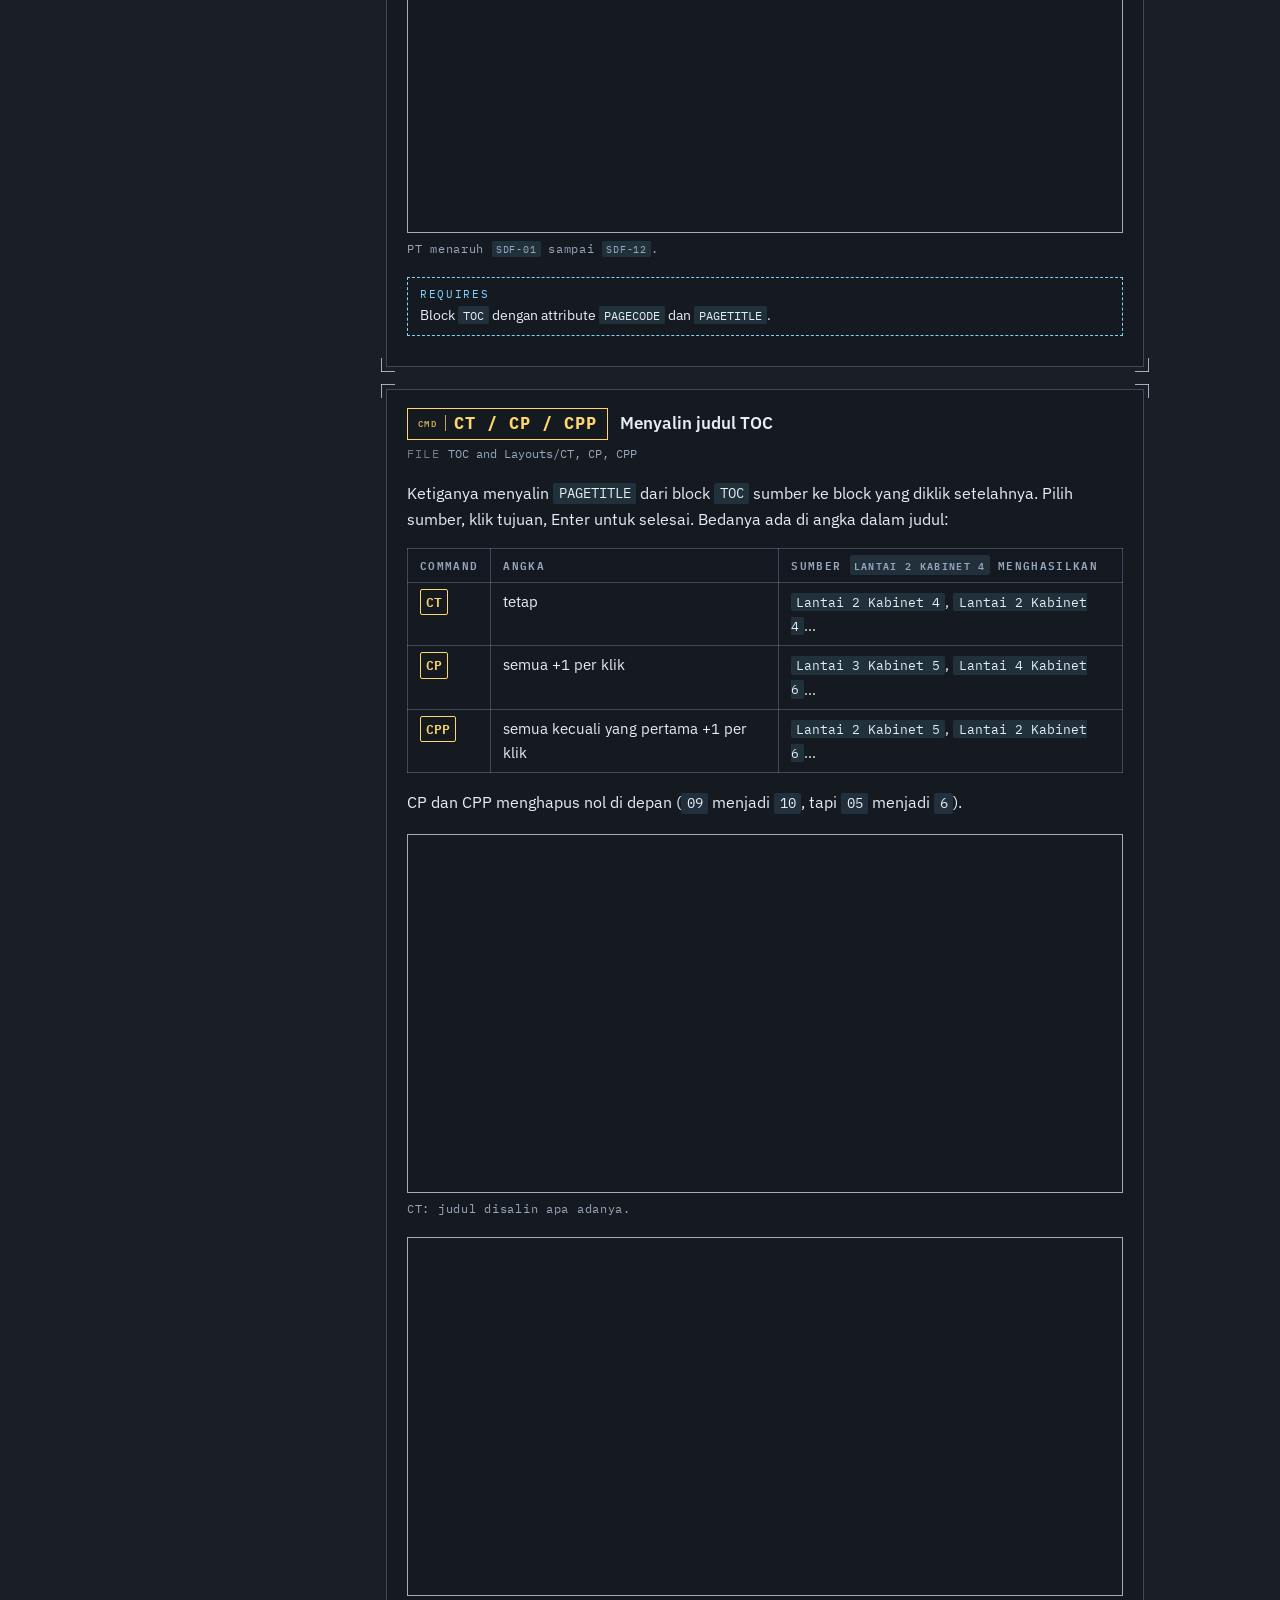
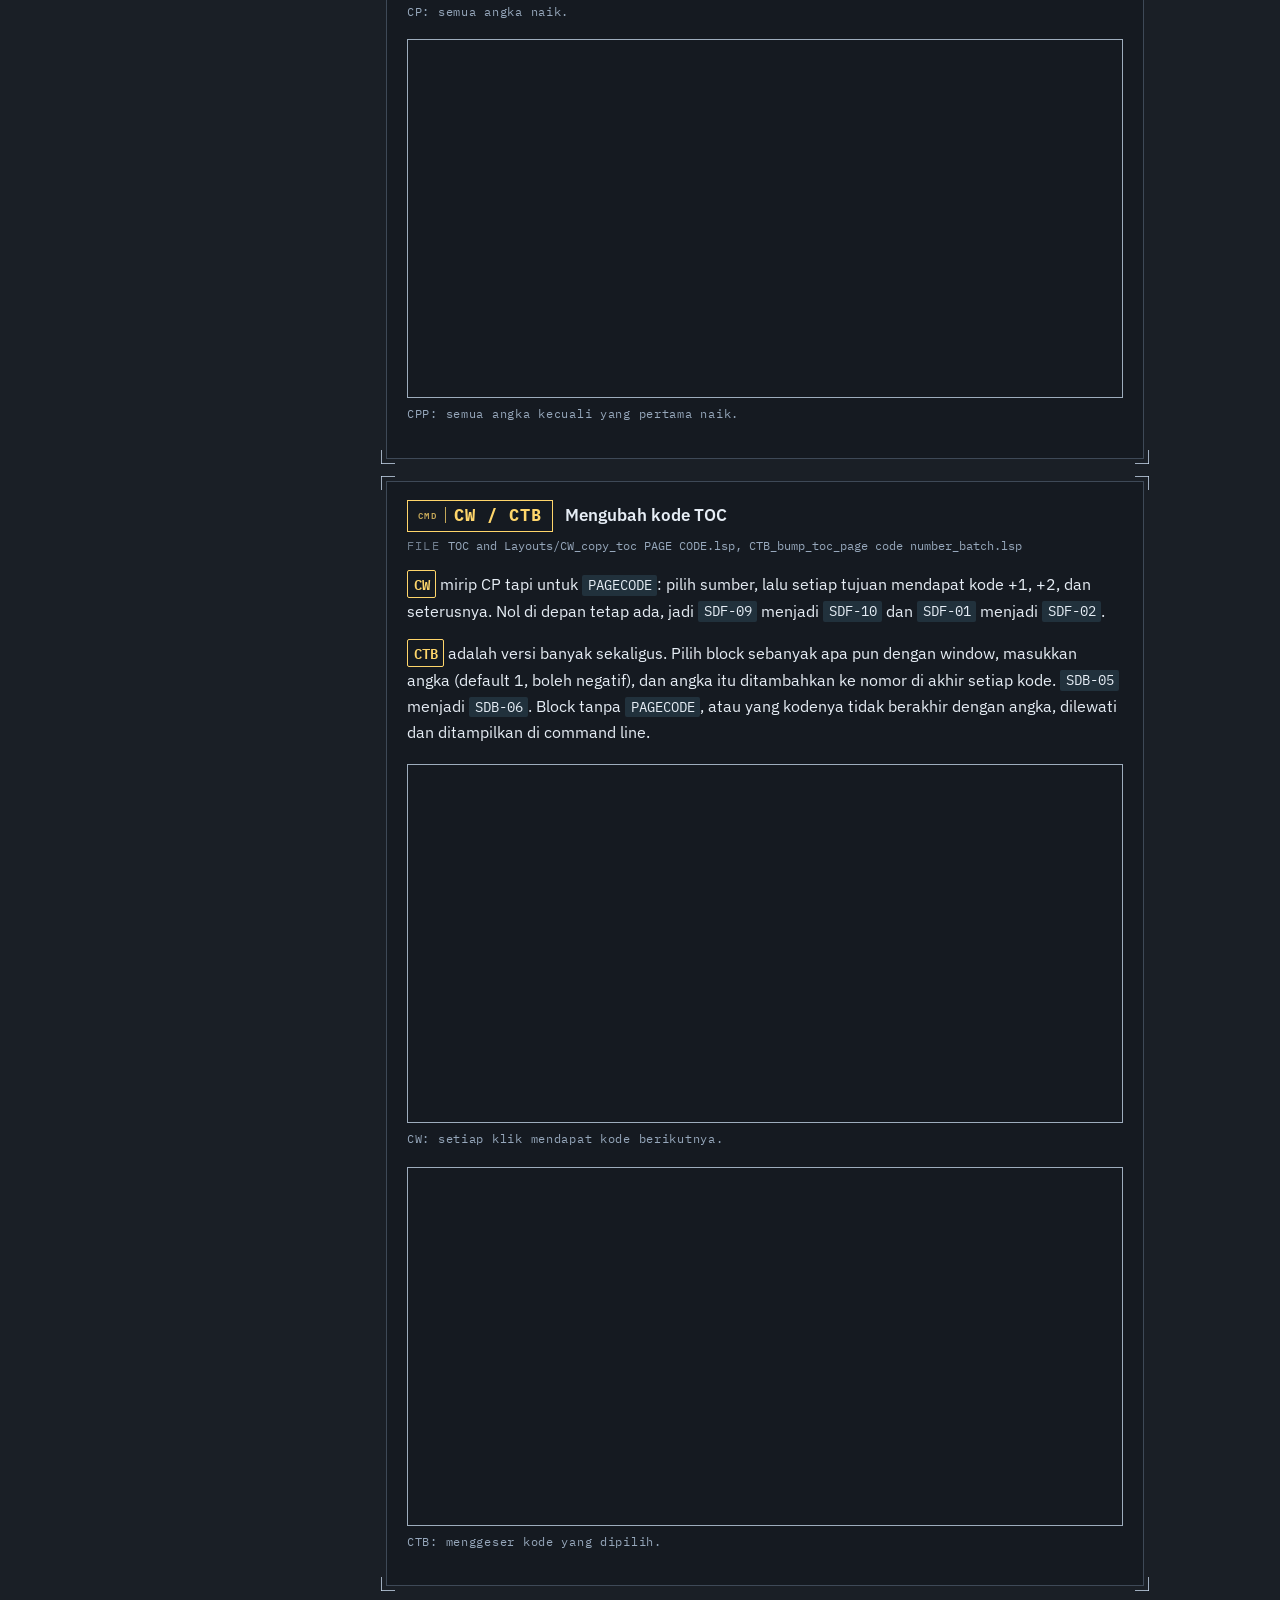
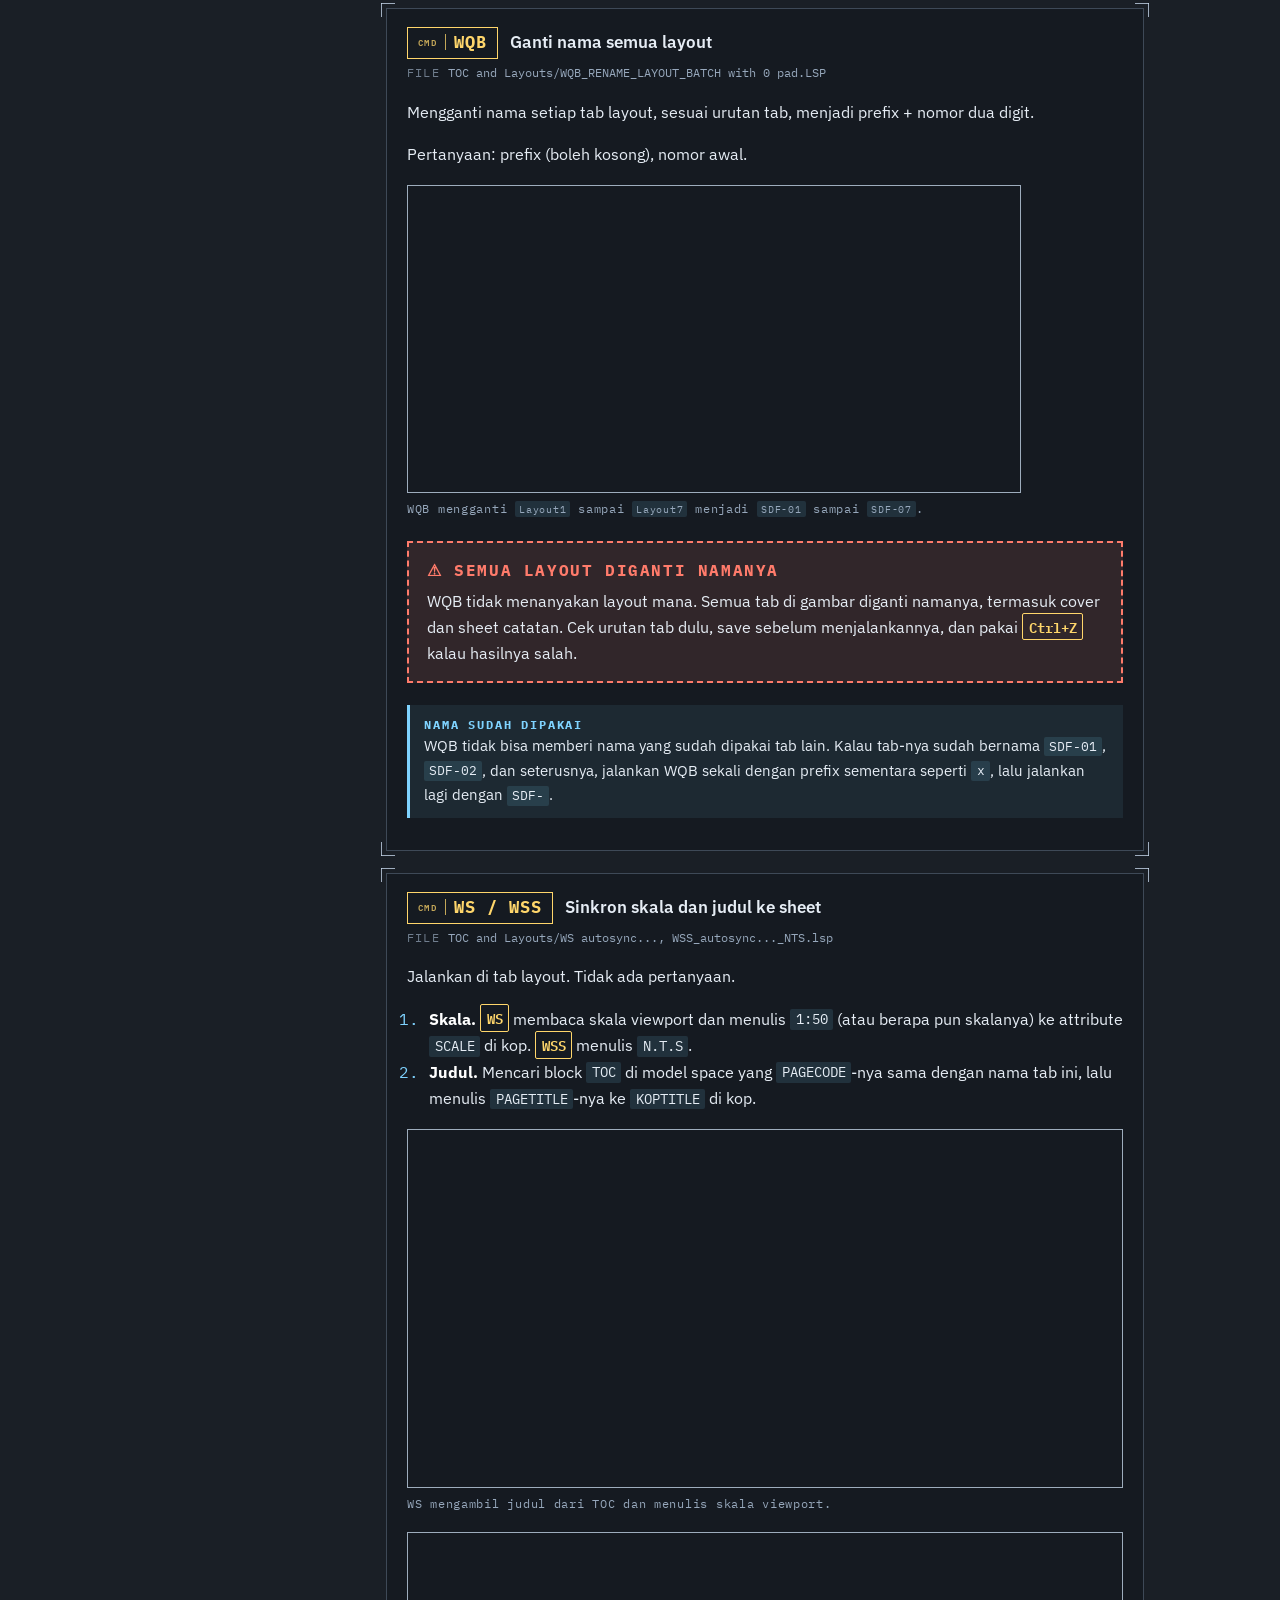
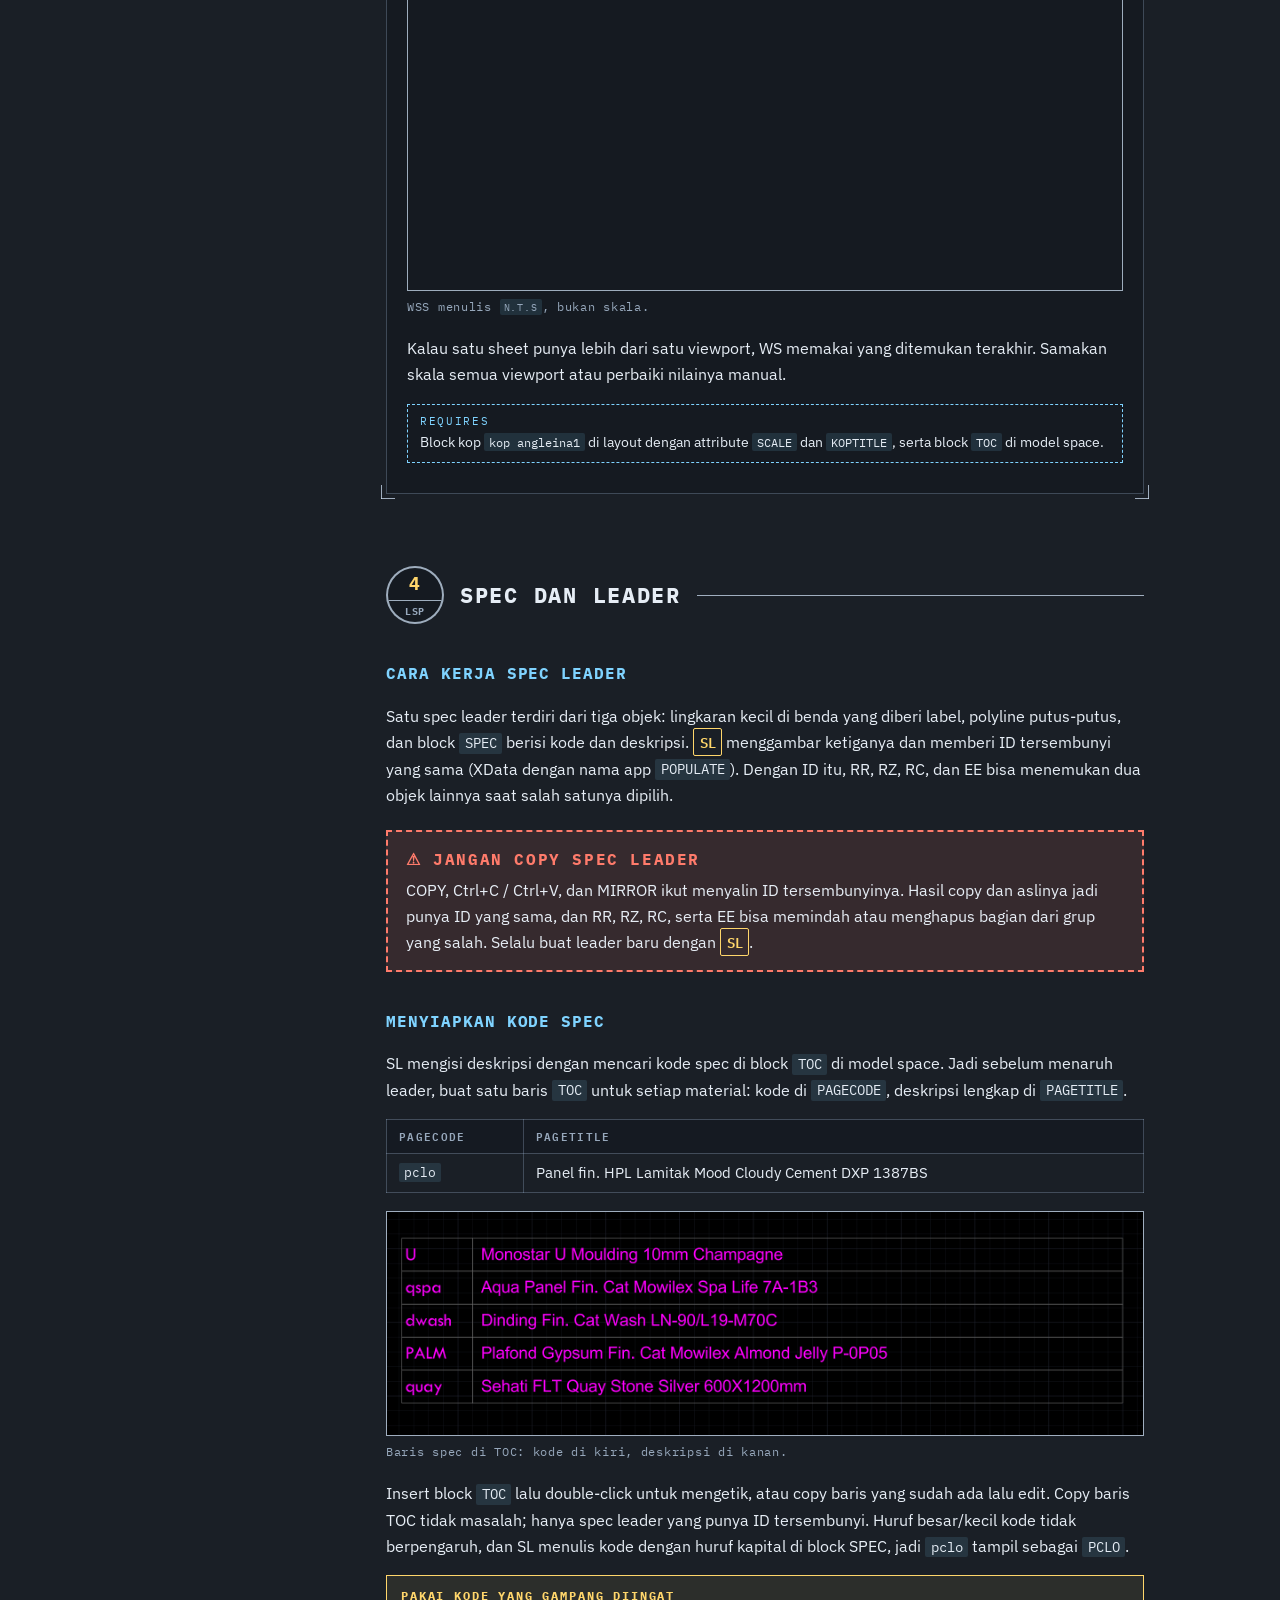
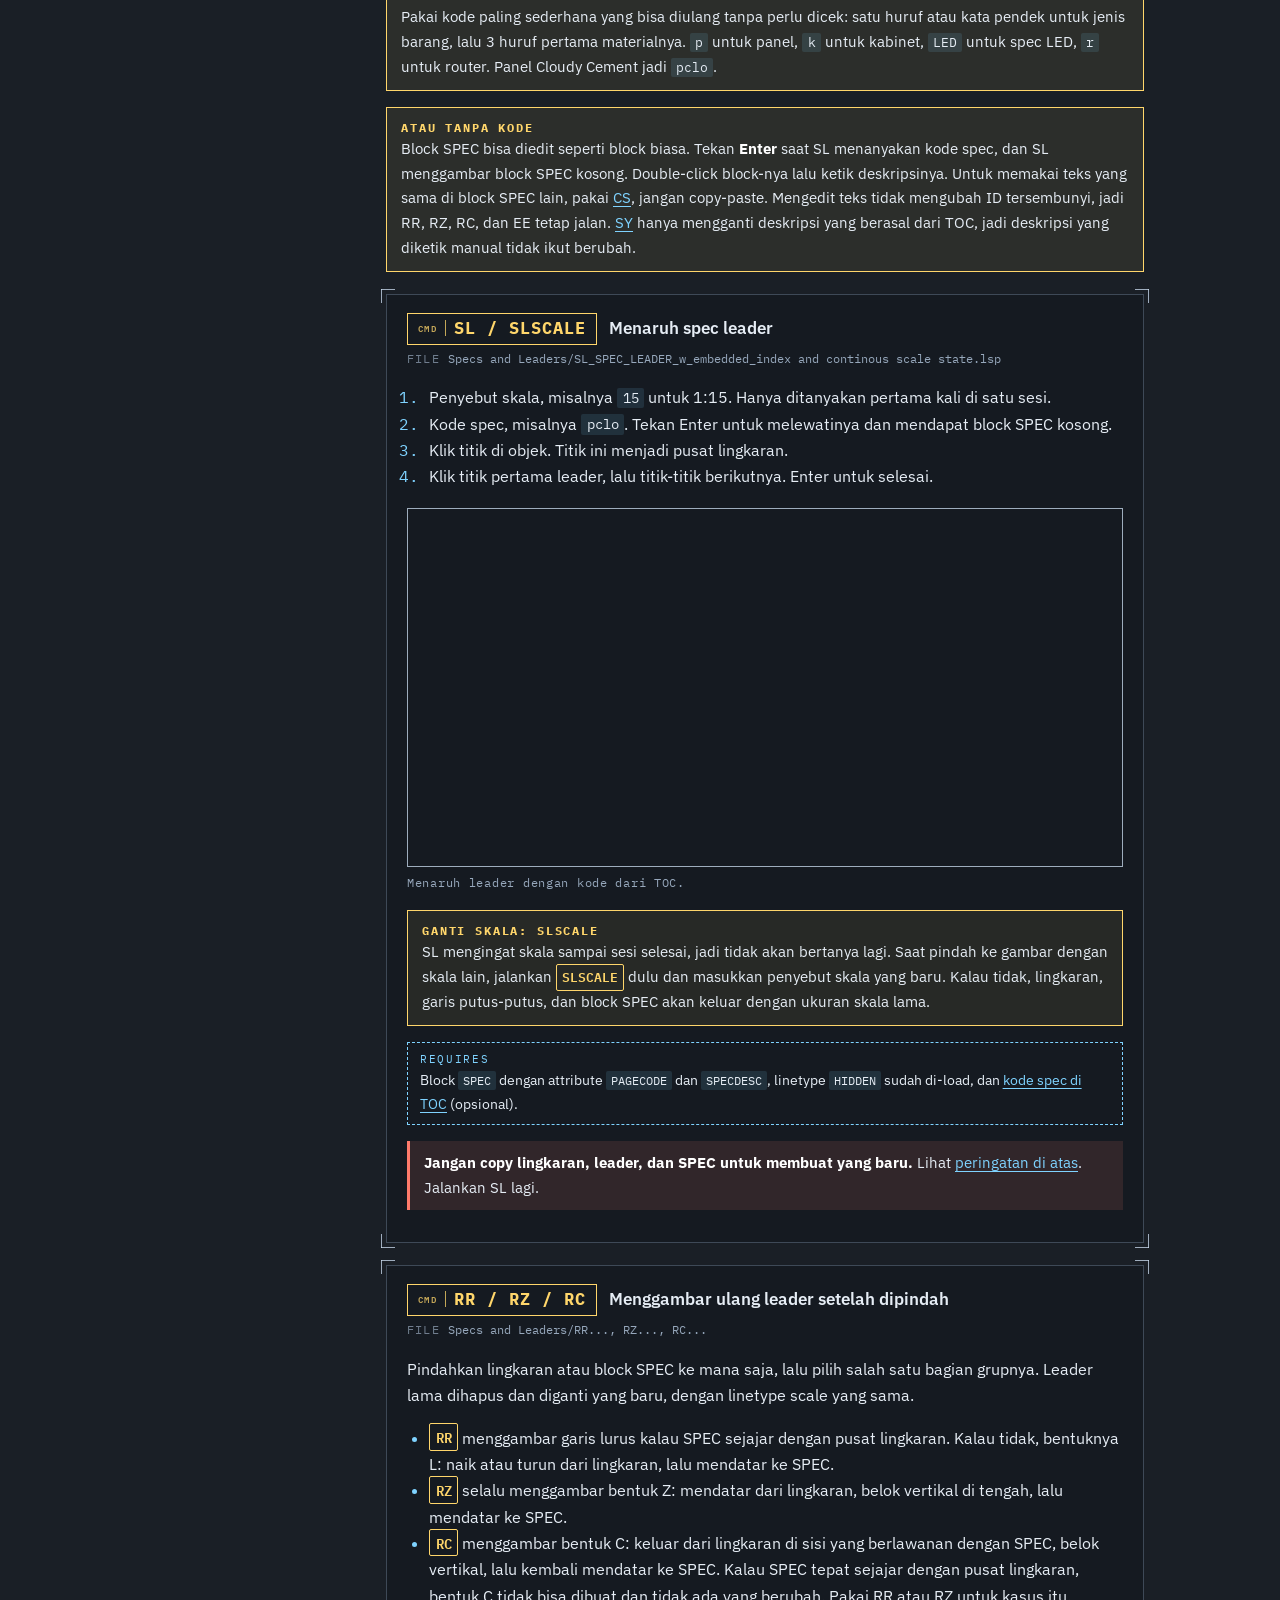
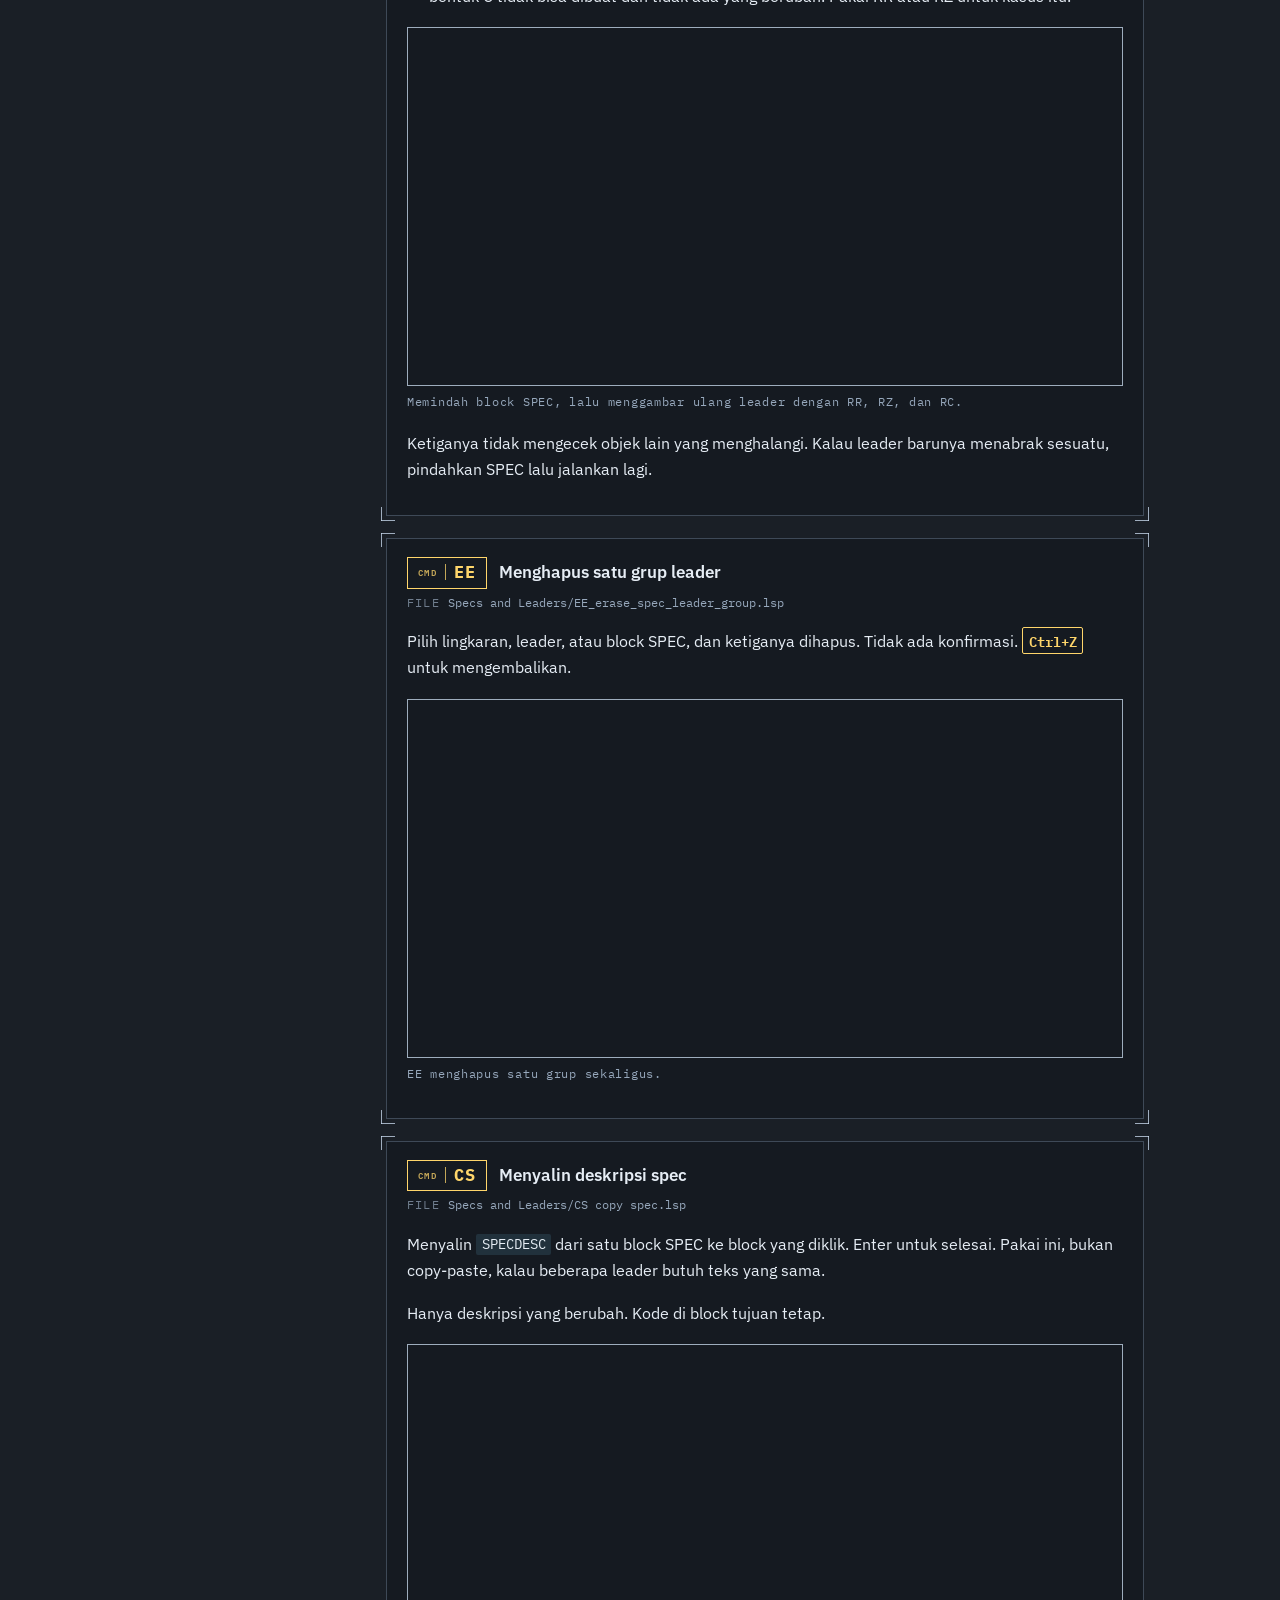
<file: id.html>
<!doctype html>
<html lang="id">
<head>
<meta charset="utf-8">
<meta name="viewport" content="width=device-width, initial-scale=1">
<title>LSP Suite</title>
<meta name="description" content="Kumpulan command AutoLISP untuk drafting interior di AutoCAD: TOC, layout, spec leader, dan alat gambar.">
<link rel="alternate" hreflang="en" href="index.html">
<link rel="preconnect" href="https://fonts.googleapis.com">
<link rel="preconnect" href="https://fonts.gstatic.com" crossorigin>
<link rel="stylesheet" href="https://fonts.googleapis.com/css2?family=IBM+Plex+Mono:wght@400;600;700&family=IBM+Plex+Sans:wght@400;600&display=swap">
<link rel="stylesheet" href="style.css">
</head>
<body>
<div class="layout">

<nav class="side" aria-label="Daftar isi">
  <span class="label">Daftar sheet</span>
  <ul>
    <li class="group"><a href="#start">Mulai</a></li>
    <li class="group"><a href="#quick">Alat cepat</a>
      <ul>
        <li><a href="#ad">AD</a></li>
        <li><a href="#cc">CC</a></li>
        <li><a href="#divv">DIVV / DIVH</a></li>
        <li><a href="#ds">DS</a></li>
        <li><a href="#numgrid">NUMGRID</a></li>
        <li><a href="#pf">PF</a></li>
      </ul>
    </li>
    <li class="group"><a href="#toc">TOC dan layout</a>
      <ul>
        <li><a href="#toc-block">Block TOC</a></li>
        <li><a href="#toc-workflow">Alur kerja</a></li>
        <li><a href="#pt">PT</a></li>
        <li><a href="#ct">CT / CP / CPP</a></li>
        <li><a href="#cw">CW / CTB</a></li>
        <li><a href="#wqb">WQB</a></li>
        <li><a href="#ws">WS / WSS</a></li>
      </ul>
    </li>
    <li class="group"><a href="#spec">Spec dan leader</a>
      <ul>
        <li><a href="#spec-how">Cara kerja</a></li>
        <li><a href="#spec-setup">Kode spec</a></li>
        <li><a href="#sl">SL / SLSCALE</a></li>
        <li><a href="#rr">RR / RZ / RC</a></li>
        <li><a href="#ee">EE</a></li>
        <li><a href="#cs">CS</a></li>
        <li><a href="#sy">SY</a></li>
      </ul>
    </li>
    <li class="group"><a href="#ref">Daftar block</a></li>
  </ul>
</nav>

<main>
<!--
  Versi Bahasa Indonesia dari index.html. Kalau mengubah isi di satu file,
  ubah juga di file satunya. Cara menambah gambar ada di komentar atas index.html.
-->

<header>
  <div class="lang-switch" aria-label="Bahasa"><a href="index.html" hreflang="en" lang="en">EN</a><span>ID</span></div>
  <div class="titleblock">
    <div class="tb-main">
      <div class="tb-text">
      <p class="tb-kicker">AutoLISP untuk AutoCAD</p>
      <h1>LSP <span>Suite</span></h1>
      <p class="lede">Command AutoLISP untuk drafting interior. Isinya untuk pekerjaan yang berulang: memberi nomor sheet, menyamakan judul dengan daftar isi, dan menggambar spec leader yang tetap terhubung dengan labelnya.</p>
      </div>
    <svg class="tb-art" viewBox="0 0 410 245" aria-hidden="true" focusable="false">
      <g class="cab" fill="none" stroke-width="1.5">
        <rect class="draw" pathLength="1" x="20" y="30" width="170" height="180"/>
        <path class="draw" pathLength="1" d="M20 45H190M20 195H190" style="--d:.35s"/>
        <path class="draw" pathLength="1" d="M74 45V195M79 45V195M131 45V195M136 45V195" style="--d:.7s"/>
      </g>
      <g class="dimline" style="--d:1s">
        <path d="M20 214V234M190 214V234M20 228H190M16 232l8-8M186 232l8-8" fill="none"/>
        <text x="105" y="222" text-anchor="middle">1200</text>
      </g>
      <g class="leader" style="--d:1.3s">
        <circle cx="105" cy="120" r="5"/>
        <polyline class="la" points="110,120 196,120 196,72 282,72"/>
        <polyline class="lb" points="110,120 196,120 196,162 282,162"/>
      </g>
      <g class="spec" style="--d:1.7s">
        <g class="spec-move">
          <rect x="283" y="69" width="6" height="6"/>
          <text x="294" y="76">Panel fin. HPL</text>
          <text x="294" y="91">Cloudy Cement</text>
        </g>
      </g>
      <g class="xhair" transform="translate(350 125)">
        <path d="M-35 0H35M0 -35V35" fill="none"/>
        <rect x="-4" y="-4" width="8" height="8" fill="none"/>
      </g>
    </svg>
    </div>
    <div class="tb-cells">
      <div><span>Designed by</span>Yeza</div>
      <div><span>Discipline</span>Interior</div>
      <div><span>Command</span>24</div>
      <div><span>Source</span><a href="https://github.com/kazenda/LSP_Suite">kazenda/LSP_Suite</a></div>
    </div>
  </div>
  <div class="dim">Quick tools · TOC · Spec</div>
</header>

<section id="start">
  <h2><span class="bubble"><b>1</b><i>LSP</i></span>Mulai</h2>
  <p>Setiap file <code>.lsp</code> berisi satu atau dua command. Nama command adalah kata pertama di nama file, jadi <code>SL_SPEC_LEADER...lsp</code> berisi command <kbd>SL</kbd>.</p>
  <div class="legend">
    <span class="name">SL</span>
    <p>Semua yang ada di kotak kuning adalah command. Ketik di command line lalu tekan <b>Enter</b>, sama seperti mengetik <kbd>LINE</kbd> atau <kbd>COPY</kbd>.</p>
  </div>
  <div class="download">
    <a class="btn" href="https://github.com/kazenda/LSP_Suite/archive/refs/heads/main.zip">
      <svg viewBox="0 0 24 24" fill="none" stroke="currentColor" stroke-width="2.4" stroke-linecap="square" aria-hidden="true"><path d="M12 3v12M6 10l6 6 6-6M4 21h16"/></svg>
      Download command
    </a>
    <small>.zip dari GitHub · selalu versi terbaru</small>
  </div>
  <ol class="steps">
    <li><b>Extract ke folder yang tetap,</b> misalnya <code>D:\LSP Suite</code>, jangan di folder Downloads. AutoCAD mengingat lokasi file-nya, jadi kalau nanti dipindah atau dihapus, command-nya tidak bisa dimuat lagi.</li>
    <li>Ketik <kbd>APPLOAD</kbd> di AutoCAD.</li>
    <li>Untuk memuat file hanya di sesi ini, pilih file lalu klik <b>Load</b>.</li>
    <li>Supaya dimuat otomatis setiap AutoCAD dibuka, klik <b>Contents...</b> di bagian Startup Suite lalu tambahkan file-filenya di sana.</li>
  </ol>
  <p class="note"><strong>Muncul peringatan keamanan?</strong>AutoCAD bertanya dulu sebelum memuat file dari folder yang belum dikenal. Klik <b>Load</b> atau <b>Always Load</b>. Supaya tidak ditanya lagi, tambahkan foldernya di <b>OPTIONS → Files → Trusted Locations</b>.</p>
  <p>Sebagian besar command TOC dan spec mencari block berdasarkan nama: <code>TOC</code>, <code>SPEC</code>, block kop, dan beberapa lainnya. Block, layer dan linetype-nya, ada di file starter yang tidak ikut di repo ini. Mulai gambar baru dari file itu, atau insert block-nya dari sana, sebelum memakai command-command tersebut.</p>
  <p class="note"><strong>File starter</strong>Ada di Google Drive kantor. Kalau tidak ketemu, tanya Yeza.</p>
  <p><a href="#ref">Daftar block</a> di bagian bawah berisi semua nama block dan tag attribute yang dibutuhkan.</p>
</section>

<!-- ============================================================ -->
<section id="quick">
  <h2><span class="bubble"><b>2</b><i>LSP</i></span>Alat cepat</h2>
  <p>Ketik command-nya lalu jawab pertanyaannya. Tidak perlu setup selain block yang disebut di tiap kartu.</p>

  <div class="grid">

  <div class="cmd" id="ad">
    <h3><span class="name">AD</span><span class="what">Menomori block sesuai urutan klik</span></h3>
    <p class="file">Drawing Tools/AD incremently increase numbers in any block.lsp</p>
    <p>Pilih block sumber, lalu klik block lain satu per satu. Semua angka di semua attribute naik sebesar step dikali jumlah klik. Dengan step 1, klik pertama dapat +1, klik kedua +2, dan seterusnya. Nilai lama di block tujuan tidak dipakai. Nol di depan tetap dipertahankan, jadi <code>A-01</code> menjadi <code>A-02</code>.</p>
    <ol>
      <li>Step per klik. Enter berarti 1. Bisa negatif.</li>
      <li>Pilih block sumber.</li>
      <li>Klik block tujuan secara berurutan. Enter untuk selesai.</li>
    </ol>
    <p>Attribute dengan tag <code>SKALA</code> tidak pernah diubah. Tambahkan tag lain di daftar bagian atas file kalau perlu.</p>
    <figure>
      <video src="images/ad-demo.mp4" width="950" height="520" autoplay loop muted playsinline></video>
      <figcaption>Menomori judul potongan sesuai urutan klik.</figcaption>
    </figure>
  </div>

  <div class="cmd" id="cc">
    <h3><span class="name">CC</span><span class="what">Menyalin judul gambar</span></h3>
    <p class="file">Drawing Tools/CC copy drawing title.lsp</p>
    <p>Menyalin judul gambar dari satu block <code>JUDUL</code> ke block lain. <code>JUDUL</code> adalah label judul di bawah setiap gambar di model space.</p>
    <ol>
      <li>Pilih block <code>JUDUL</code> sumber.</li>
      <li>Klik block tujuan. Enter untuk selesai.</li>
    </ol>
    <p class="needs">Block dengan attribute <code>JUDULGAMBAR</code>.</p>
    <figure>
      <video src="images/cc-demo.mp4" width="1006" height="346" autoplay loop muted playsinline></video>
      <figcaption>Menyalin satu judul ke block <code>JUDUL</code> lain.</figcaption>
    </figure>
  </div>

  <div class="cmd wide" id="divv">
    <h3><span class="name">DIVV / DIVH</span><span class="what">Membagi kotak menjadi ruang sama besar</span></h3>
    <p class="file">Drawing Tools/DIVV DIVH divide box into equal sized compartments.lsp</p>
    <p>Untuk tampak kabinet. <kbd>DIVV</kbd> menambah sekat vertikal, <kbd>DIVH</kbd> menambah ambalan horizontal. Setiap sekat digambar sebagai dua garis dengan jarak setebal sekat, dan semua bukaan hasilnya sama besar.</p>
    <ol>
      <li>Jumlah ruang. Default 3.</li>
      <li>Tebal sekat. Default 20.</li>
      <li>Pilih outline kabinet.</li>
    </ol>
    <p>Command ini memakai bounding box outline, jadi hanya cocok untuk persegi panjang yang tidak diputar.</p>
    <div class="fig-pair">
    <figure>
      <video src="images/divv-demo.mp4" width="526" height="670" autoplay loop muted playsinline></video>
      <figcaption>DIVV menambah sekat vertikal.</figcaption>
    </figure>
    <figure>
      <video src="images/divh-demo.mp4" width="588" height="658" autoplay loop muted playsinline></video>
      <figcaption>DIVH menambah ambalan horizontal.</figcaption>
    </figure>
    </div>
  </div>

  <div class="cmd" id="ds">
    <h3><span class="name">DS</span><span class="what">Garis bertahap untuk sisi melengkung</span></h3>
    <p class="file">Drawing Tools/DS Taper Lines for rounded edge.lsp</p>
    <p>Menggambar garis-garis sejajar di samping garis acuan, dengan jarak yang makin lebar sesuai rasio. Cara biasa untuk menampilkan permukaan lengkung di gambar tampak.</p>
    <ol>
      <li>Pilih LINE acuan. Polyline tidak bisa.</li>
      <li>Jumlah garis. Default 8.</li>
      <li>Rasio pertambahan. Default 1.35. Harus di atas 1.</li>
      <li>Jarak ke garis terakhir. Tanda plus/minus menentukan sisi. Default 100.</li>
    </ol>
    <p>Jawaban terakhir dipakai sebagai default untuk berikutnya.</p>
    <figure>
      <video src="images/ds-demo.mp4" width="886" height="600" autoplay loop muted playsinline></video>
      <figcaption>Garis bertahap di samping garis acuan.</figcaption>
    </figure>
  </div>

  <div class="cmd" id="numgrid">
    <h3><span class="name">NUMGRID</span><span class="what">Grid angka</span></h3>
    <p class="file">Drawing Tools/NUMGRID number grid.lsp</p>
    <p>Menulis grid angka berupa TEXT, dari kiri ke kanan lalu baris demi baris ke bawah. Memakai layer, text style, dan ukuran teks yang sedang aktif.</p>
    <p>Pertanyaan: angka awal, step, jumlah kolom, jumlah baris, jarak X, jarak Y, titik awal.</p>
  </div>

  <div class="cmd" id="pf">
    <h3><span class="name">PF</span><span class="what">Menaruh daftar furnitur</span></h3>
    <p class="file">Drawing Tools/PF place Furniture TOC.lsp</p>
    <p>Membuat daftar furnitur di halaman index Shop Drawing Furniture. Meng-insert satu kolom block <code>FURNLIST</code> berjarak 140 unit, dengan kode seperti <code>CA1, CA2...</code> dan judul seperti <code>cabinet 1, cabinet 2...</code>.</p>
    <p>Pertanyaan: prefix kode, judul dasar, nomor awal, nomor akhir, titik insert pertama.</p>
    <p class="needs">Block <code>FURNLIST</code> dengan attribute <code>FURNCODE</code> dan <code>FURNTITLE</code>, digambar dengan skala 1:20.</p>
  </div>

  </div>
</section>

<!-- ============================================================ -->
<section id="toc">
  <h2><span class="bubble"><b>3</b><i>LSP</i></span>TOC dan layout</h2>
  <p>Command-command ini menjadikan daftar isi (TOC) di model space sebagai daftar induk semua sheet. Judul sheet cukup diketik sekali di TOC, lalu command-nya menyalin judul itu ke kop layout yang sesuai.</p>

  <h3 id="toc-block">Block TOC</h3>
  <p>TOC adalah satu kolom block <code>TOC</code> di model space, digambar dengan skala 1:20. Setiap block adalah satu baris dengan dua attribute:</p>
  <div class="table-wrap">
  <table>
    <tr><th>Tag</th><th>Isi</th><th>Contoh</th></tr>
    <tr><td><code>PAGECODE</code></td><td>Kode sheet, <code>SDF-</code> atau <code>SDB-</code> ditambah dua digit. Harus sama dengan nama tab layout (huruf besar/kecil tidak berpengaruh).</td><td><code>SDF-03</code></td></tr>
    <tr><td><code>PAGETITLE</code></td><td>Judul sheet yang tampil di kop.</td><td><code>Tampak kabinet 3</code></td></tr>
  </table>
  </div>
  <p>Block TOC juga menyimpan kode spec yang dibaca SL. Penjelasannya ada di <a href="#spec-setup">menyiapkan kode spec</a>.</p>
  <figure>
    <video src="images/toc-setup.mp4" width="1472" height="682" autoplay loop muted playsinline></video>
    <figcaption>Mengetik kode di baris TOC.</figcaption>
  </figure>

  <h3 id="toc-workflow">Alur kerja</h3>
  <p class="tip"><strong>Kapan mulai</strong>Buat TOC saat gambar sudah sekitar 80 sampai 90% selesai. Sebelum itu, sheet masih sering ditambah, dihapus, dan diurutkan ulang setiap revisi, jadi TOC-nya harus diulang terus.</p>
  <p>Di tahap ini seharusnya sudah ada satu layout untuk setiap sheet, masing-masing hasil copy dari layout template, dengan urutan yang benar.</p>
  <ol class="steps">
    <li><b>Taruh barisnya.</b> Di model space jalankan <kbd>PT</kbd> dengan prefix <code>SDF</code>, awal 1, akhir 12. Hasilnya <code>SDF-01</code> sampai <code>SDF-12</code> dengan judul kosong.</li>
    <li><b>Isi judulnya.</b> Double-click baris pertama dan ketik judulnya. Lalu pakai <kbd>CT</kbd> untuk menyalin apa adanya, atau <kbd>CP</kbd> / <kbd>CPP</kbd> untuk menyalin dengan angka yang naik setiap klik.</li>
    <li><b>Ganti nama layout.</b> Jalankan <kbd>WQB</kbd> dengan prefix <code>SDF-</code> (kali ini pakai strip) dan awal 1. Nama tab menjadi <code>SDF-01</code> sampai <code>SDF-12</code>, sama dengan TOC.</li>
    <li><b>Sinkronkan setiap sheet.</b> Atur skala viewport, lalu jalankan <kbd>WS</kbd> di layout itu. Skala ditulis ke kop dan judul diambil dari TOC. Untuk sheet tanpa skala jalankan <kbd>WSS</kbd>.</li>
    <li><b>Menyisipkan sheet belakangan.</b> Pilih baris-baris setelah sheet baru lalu jalankan <kbd>CTB</kbd> dengan +1 untuk menggeser kodenya. Jalankan <kbd>WQB</kbd> lagi, lalu <kbd>WS</kbd> di sheet yang berubah.</li>
  </ol>
  <p class="warn">PT menambahkan strip sendiri. WQB tidak, jadi ketik <code>SDF-</code> di sana. Keduanya memakai dua digit, jadi <code>SDF-01</code> di TOC cocok dengan tab <code>SDF-01</code>.</p>

  <div class="cmd" id="pt">
    <h3><span class="name">PT</span><span class="what">Menaruh baris TOC</span></h3>
    <p class="file">TOC and Layouts/PT place table of contents block.lsp</p>
    <p>Meng-insert satu kolom block <code>TOC</code> berjarak 140 unit dengan kode <code>SDF-01</code>, <code>SDF-02</code>... dan judul kosong.</p>
    <p>Pertanyaan: prefix tanpa strip (<code>SDF</code> atau <code>SDB</code>), nomor awal, nomor akhir, titik insert pertama.</p>
    <figure>
      <video src="images/pt-demo.mp4" width="878" height="564" autoplay loop muted playsinline></video>
      <figcaption>PT menaruh <code>SDF-01</code> sampai <code>SDF-12</code>.</figcaption>
    </figure>
    <p class="needs">Block <code>TOC</code> dengan attribute <code>PAGECODE</code> dan <code>PAGETITLE</code>.</p>
  </div>

  <div class="cmd" id="ct">
    <h3><span class="name">CT / CP / CPP</span><span class="what">Menyalin judul TOC</span></h3>
    <p class="file">TOC and Layouts/CT, CP, CPP</p>
    <p>Ketiganya menyalin <code>PAGETITLE</code> dari block <code>TOC</code> sumber ke block yang diklik setelahnya. Pilih sumber, klik tujuan, Enter untuk selesai. Bedanya ada di angka dalam judul:</p>
    <div class="table-wrap">
    <table>
      <tr><th>Command</th><th>Angka</th><th>Sumber <code>Lantai 2 Kabinet 4</code> menghasilkan</th></tr>
      <tr><td><kbd>CT</kbd></td><td>tetap</td><td><code>Lantai 2 Kabinet 4</code>, <code>Lantai 2 Kabinet 4</code>...</td></tr>
      <tr><td><kbd>CP</kbd></td><td>semua +1 per klik</td><td><code>Lantai 3 Kabinet 5</code>, <code>Lantai 4 Kabinet 6</code>...</td></tr>
      <tr><td><kbd>CPP</kbd></td><td>semua kecuali yang pertama +1 per klik</td><td><code>Lantai 2 Kabinet 5</code>, <code>Lantai 2 Kabinet 6</code>...</td></tr>
    </table>
    </div>
    <p>CP dan CPP menghapus nol di depan (<code>09</code> menjadi <code>10</code>, tapi <code>05</code> menjadi <code>6</code>).</p>
    <figure>
      <video src="images/ct-demo.mp4" width="896" height="520" autoplay loop muted playsinline></video>
      <figcaption>CT: judul disalin apa adanya.</figcaption>
    </figure>
    <figure>
      <video src="images/cp-demo.mp4" width="856" height="484" autoplay loop muted playsinline></video>
      <figcaption>CP: semua angka naik.</figcaption>
    </figure>
    <figure>
      <video src="images/cpp-demo.mp4" width="880" height="544" autoplay loop muted playsinline></video>
      <figcaption>CPP: semua angka kecuali yang pertama naik.</figcaption>
    </figure>
  </div>

  <div class="cmd" id="cw">
    <h3><span class="name">CW / CTB</span><span class="what">Mengubah kode TOC</span></h3>
    <p class="file">TOC and Layouts/CW_copy_toc PAGE CODE.lsp, CTB_bump_toc_page code number_batch.lsp</p>
    <p><kbd>CW</kbd> mirip CP tapi untuk <code>PAGECODE</code>: pilih sumber, lalu setiap tujuan mendapat kode +1, +2, dan seterusnya. Nol di depan tetap ada, jadi <code>SDF-09</code> menjadi <code>SDF-10</code> dan <code>SDF-01</code> menjadi <code>SDF-02</code>.</p>
    <p><kbd>CTB</kbd> adalah versi banyak sekaligus. Pilih block sebanyak apa pun dengan window, masukkan angka (default 1, boleh negatif), dan angka itu ditambahkan ke nomor di akhir setiap kode. <code>SDB-05</code> menjadi <code>SDB-06</code>. Block tanpa <code>PAGECODE</code>, atau yang kodenya tidak berakhir dengan angka, dilewati dan ditampilkan di command line.</p>
    <figure>
      <video src="images/cw-demo.mp4" width="854" height="550" autoplay loop muted playsinline></video>
      <figcaption>CW: setiap klik mendapat kode berikutnya.</figcaption>
    </figure>
    <figure>
      <video src="images/ctb-demo.mp4" width="858" height="518" autoplay loop muted playsinline></video>
      <figcaption>CTB: menggeser kode yang dipilih.</figcaption>
    </figure>
  </div>

  <div class="cmd" id="wqb">
    <h3><span class="name">WQB</span><span class="what">Ganti nama semua layout</span></h3>
    <p class="file">TOC and Layouts/WQB_RENAME_LAYOUT_BATCH with 0 pad.LSP</p>
    <p>Mengganti nama setiap tab layout, sesuai urutan tab, menjadi prefix + nomor dua digit.</p>
    <p>Pertanyaan: prefix (boleh kosong), nomor awal.</p>
    <figure>
      <video src="images/wqb-demo.mp4" width="614" height="258" autoplay loop muted playsinline></video>
      <figcaption>WQB mengganti <code>Layout1</code> sampai <code>Layout7</code> menjadi <code>SDF-01</code> sampai <code>SDF-07</code>.</figcaption>
    </figure>
    <div class="warn big" role="note">
      <strong>Semua layout diganti namanya</strong>
      WQB tidak menanyakan layout mana. Semua tab di gambar diganti namanya, termasuk cover dan sheet catatan. Cek urutan tab dulu, save sebelum menjalankannya, dan pakai <kbd>Ctrl+Z</kbd> kalau hasilnya salah.
    </div>
    <p class="note"><strong>Nama sudah dipakai</strong>WQB tidak bisa memberi nama yang sudah dipakai tab lain. Kalau tab-nya sudah bernama <code>SDF-01</code>, <code>SDF-02</code>, dan seterusnya, jalankan WQB sekali dengan prefix sementara seperti <code>x</code>, lalu jalankan lagi dengan <code>SDF-</code>.</p>
  </div>

  <div class="cmd" id="ws">
    <h3><span class="name">WS / WSS</span><span class="what">Sinkron skala dan judul ke sheet</span></h3>
    <p class="file">TOC and Layouts/WS autosync..., WSS_autosync..._NTS.lsp</p>
    <p>Jalankan di tab layout. Tidak ada pertanyaan.</p>
    <ol>
      <li><b>Skala.</b> <kbd>WS</kbd> membaca skala viewport dan menulis <code>1:50</code> (atau berapa pun skalanya) ke attribute <code>SCALE</code> di kop. <kbd>WSS</kbd> menulis <code>N.T.S</code>.</li>
      <li><b>Judul.</b> Mencari block <code>TOC</code> di model space yang <code>PAGECODE</code>-nya sama dengan nama tab ini, lalu menulis <code>PAGETITLE</code>-nya ke <code>KOPTITLE</code> di kop.</li>
    </ol>
    <figure>
      <video src="images/ws-demo.mp4" width="1206" height="532" autoplay loop muted playsinline></video>
      <figcaption>WS mengambil judul dari TOC dan menulis skala viewport.</figcaption>
    </figure>
    <figure>
      <video src="images/wss-demo.mp4" width="1306" height="618" autoplay loop muted playsinline></video>
      <figcaption>WSS menulis <code>N.T.S</code>, bukan skala.</figcaption>
    </figure>
    <p>Kalau satu sheet punya lebih dari satu viewport, WS memakai yang ditemukan terakhir. Samakan skala semua viewport atau perbaiki nilainya manual.</p>
    <p class="needs">Block kop <code>kop angleina1</code> di layout dengan attribute <code>SCALE</code> dan <code>KOPTITLE</code>, serta block <code>TOC</code> di model space.</p>
  </div>
</section>

<!-- ============================================================ -->
<section id="spec">
  <h2><span class="bubble"><b>4</b><i>LSP</i></span>Spec dan leader</h2>

  <h3 id="spec-how">Cara kerja spec leader</h3>
  <p>Satu spec leader terdiri dari tiga objek: lingkaran kecil di benda yang diberi label, polyline putus-putus, dan block <code>SPEC</code> berisi kode dan deskripsi. <kbd>SL</kbd> menggambar ketiganya dan memberi ID tersembunyi yang sama (XData dengan nama app <code>POPULATE</code>). Dengan ID itu, RR, RZ, RC, dan EE bisa menemukan dua objek lainnya saat salah satunya dipilih.</p>
  <div class="warn big" role="note">
    <strong>Jangan copy spec leader</strong>
    COPY, Ctrl+C / Ctrl+V, dan MIRROR ikut menyalin ID tersembunyinya. Hasil copy dan aslinya jadi punya ID yang sama, dan RR, RZ, RC, serta EE bisa memindah atau menghapus bagian dari grup yang salah. Selalu buat leader baru dengan <kbd>SL</kbd>.
  </div>

  <h3 id="spec-setup">Menyiapkan kode spec</h3>
  <p>SL mengisi deskripsi dengan mencari kode spec di block <code>TOC</code> di model space. Jadi sebelum menaruh leader, buat satu baris <code>TOC</code> untuk setiap material: kode di <code>PAGECODE</code>, deskripsi lengkap di <code>PAGETITLE</code>.</p>
  <div class="table-wrap">
  <table>
    <tr><th>PAGECODE</th><th>PAGETITLE</th></tr>
    <tr><td><code>pclo</code></td><td>Panel fin. HPL Lamitak Mood Cloudy Cement DXP 1387BS</td></tr>
  </table>
  </div>
  <figure>
    <img src="images/spec-codes-example.png" width="1704" height="504" alt="Satu kolom baris TOC berisi kode spec seperti qspa dan PALM di samping deskripsi materialnya" loading="lazy">
    <figcaption>Baris spec di TOC: kode di kiri, deskripsi di kanan.</figcaption>
  </figure>
  <p>Insert block <code>TOC</code> lalu double-click untuk mengetik, atau copy baris yang sudah ada lalu edit. Copy baris TOC tidak masalah; hanya spec leader yang punya ID tersembunyi. Huruf besar/kecil kode tidak berpengaruh, dan SL menulis kode dengan huruf kapital di block SPEC, jadi <code>pclo</code> tampil sebagai <code>PCLO</code>.</p>
  <div class="tip">
    <strong>Pakai kode yang gampang diingat</strong>
    Pakai kode paling sederhana yang bisa diulang tanpa perlu dicek: satu huruf atau kata pendek untuk jenis barang, lalu 3 huruf pertama materialnya. <code>p</code> untuk panel, <code>k</code> untuk kabinet, <code>LED</code> untuk spec LED, <code>r</code> untuk router. Panel Cloudy Cement jadi <code>pclo</code>.
  </div>
  <div class="tip">
    <strong>Atau tanpa kode</strong>
    Block SPEC bisa diedit seperti block biasa. Tekan <b>Enter</b> saat SL menanyakan kode spec, dan SL menggambar block SPEC kosong. Double-click block-nya lalu ketik deskripsinya. Untuk memakai teks yang sama di block SPEC lain, pakai <a href="#cs">CS</a>, jangan copy-paste. Mengedit teks tidak mengubah ID tersembunyi, jadi RR, RZ, RC, dan EE tetap jalan. <a href="#sy">SY</a> hanya mengganti deskripsi yang berasal dari TOC, jadi deskripsi yang diketik manual tidak ikut berubah.
  </div>

  <div class="cmd" id="sl">
    <h3><span class="name">SL / SLSCALE</span><span class="what">Menaruh spec leader</span></h3>
    <p class="file">Specs and Leaders/SL_SPEC_LEADER_w_embedded_index and continous scale state.lsp</p>
    <ol>
      <li>Penyebut skala, misalnya <code>15</code> untuk 1:15. Hanya ditanyakan pertama kali di satu sesi.</li>
      <li>Kode spec, misalnya <code>pclo</code>. Tekan Enter untuk melewatinya dan mendapat block SPEC kosong.</li>
      <li>Klik titik di objek. Titik ini menjadi pusat lingkaran.</li>
      <li>Klik titik pertama leader, lalu titik-titik berikutnya. Enter untuk selesai.</li>
    </ol>
    <figure>
      <video src="images/sl-demo.mp4" width="1408" height="756" autoplay loop muted playsinline></video>
      <figcaption>Menaruh leader dengan kode dari TOC.</figcaption>
    </figure>
    <div class="tip">
      <strong>Ganti skala: SLSCALE</strong>
      SL mengingat skala sampai sesi selesai, jadi tidak akan bertanya lagi. Saat pindah ke gambar dengan skala lain, jalankan <kbd>SLSCALE</kbd> dulu dan masukkan penyebut skala yang baru. Kalau tidak, lingkaran, garis putus-putus, dan block SPEC akan keluar dengan ukuran skala lama.
    </div>
    <p class="needs">Block <code>SPEC</code> dengan attribute <code>PAGECODE</code> dan <code>SPECDESC</code>, linetype <code>HIDDEN</code> sudah di-load, dan <a href="#spec-setup">kode spec di TOC</a> (opsional).</p>
    <p class="warn"><b>Jangan copy lingkaran, leader, dan SPEC untuk membuat yang baru.</b> Lihat <a href="#spec-how">peringatan di atas</a>. Jalankan SL lagi.</p>
  </div>

  <div class="cmd" id="rr">
    <h3><span class="name">RR / RZ / RC</span><span class="what">Menggambar ulang leader setelah dipindah</span></h3>
    <p class="file">Specs and Leaders/RR..., RZ..., RC...</p>
    <p>Pindahkan lingkaran atau block SPEC ke mana saja, lalu pilih salah satu bagian grupnya. Leader lama dihapus dan diganti yang baru, dengan linetype scale yang sama.</p>
    <ul>
      <li><kbd>RR</kbd> menggambar garis lurus kalau SPEC sejajar dengan pusat lingkaran. Kalau tidak, bentuknya L: naik atau turun dari lingkaran, lalu mendatar ke SPEC.</li>
      <li><kbd>RZ</kbd> selalu menggambar bentuk Z: mendatar dari lingkaran, belok vertikal di tengah, lalu mendatar ke SPEC.</li>
      <li><kbd>RC</kbd> menggambar bentuk C: keluar dari lingkaran di sisi yang berlawanan dengan SPEC, belok vertikal, lalu kembali mendatar ke SPEC. Kalau SPEC tepat sejajar dengan pusat lingkaran, bentuk C tidak bisa dibuat dan tidak ada yang berubah. Pakai RR atau RZ untuk kasus itu.</li>
    </ul>
    <figure>
      <video src="images/rr-rz-rc-demo.mp4" width="1268" height="676" autoplay loop muted playsinline></video>
      <figcaption>Memindah block SPEC, lalu menggambar ulang leader dengan RR, RZ, dan RC.</figcaption>
    </figure>
    <p>Ketiganya tidak mengecek objek lain yang menghalangi. Kalau leader barunya menabrak sesuatu, pindahkan SPEC lalu jalankan lagi.</p>
  </div>

  <div class="cmd" id="ee">
    <h3><span class="name">EE</span><span class="what">Menghapus satu grup leader</span></h3>
    <p class="file">Specs and Leaders/EE_erase_spec_leader_group.lsp</p>
    <p>Pilih lingkaran, leader, atau block SPEC, dan ketiganya dihapus. Tidak ada konfirmasi. <kbd>Ctrl+Z</kbd> untuk mengembalikan.</p>
    <figure>
      <video src="images/ee-demo.mp4" width="1260" height="656" autoplay loop muted playsinline></video>
      <figcaption>EE menghapus satu grup sekaligus.</figcaption>
    </figure>
  </div>

  <div class="cmd" id="cs">
    <h3><span class="name">CS</span><span class="what">Menyalin deskripsi spec</span></h3>
    <p class="file">Specs and Leaders/CS copy spec.lsp</p>
    <p>Menyalin <code>SPECDESC</code> dari satu block SPEC ke block yang diklik. Enter untuk selesai. Pakai ini, bukan copy-paste, kalau beberapa leader butuh teks yang sama.</p>
    <p>Hanya deskripsi yang berubah. Kode di block tujuan tetap.</p>
    <figure>
      <video src="images/cs-demo.mp4" width="1298" height="644" autoplay loop muted playsinline></video>
      <figcaption>CS menyalin deskripsi ke block SPEC lain.</figcaption>
    </figure>
  </div>

  <div class="cmd" id="sy">
    <h3><span class="name">SY</span><span class="what">Mengganti spec di seluruh gambar</span></h3>
    <p class="file">Specs and Leaders/SY synspec for document wide spec changes.lsp</p>
    <p>Untuk saat klien mengganti material. Masukkan kode lama dan kode baru. SY mencari kedua deskripsinya di TOC, lalu mengganti setiap block SPEC di model space yang deskripsinya sama dengan yang lama.</p>
    <p>Hanya deskripsi yang berubah. <code>PAGECODE</code> di setiap block SPEC tetap. Kedua kode harus ada di TOC, kalau tidak SY berhenti tanpa mengubah apa pun.</p>
  </div>
</section>

<!-- ============================================================ -->
<section id="ref">
  <h2><span class="bubble"><b>5</b><i>LSP</i></span>Daftar block</h2>
  <p>Semua nama block dan tag attribute yang dicari command-command ini. Huruf besar/kecil tidak berpengaruh.</p>
  <div class="table-wrap">
  <table>
    <tr><th>Block</th><th>Attribute</th><th>Lokasi</th><th>Dipakai oleh</th></tr>
    <tr><td><code>TOC</code></td><td><code>PAGECODE</code>, <code>PAGETITLE</code></td><td>Model space</td><td>PT, CT, CP, CPP, CW, CTB, WS, WSS, SL, SY</td></tr>
    <tr><td><code>kop angleina1</code></td><td><code>SCALE</code>, <code>KOPTITLE</code></td><td>Setiap layout</td><td>WS, WSS</td></tr>
    <tr><td><code>SPEC</code></td><td><code>PAGECODE</code>, <code>SPECDESC</code> (multiline)</td><td>Model space</td><td>SL, RR, RZ, RC, EE, CS, SY</td></tr>
    <tr><td><code>JUDUL</code></td><td><code>JUDULGAMBAR</code></td><td>Model space</td><td>CC</td></tr>
    <tr><td><code>FURNLIST</code></td><td><code>FURNCODE</code>, <code>FURNTITLE</code></td><td>Model space</td><td>PF</td></tr>
  </table>
  </div>
  <p>Linetype <code>HIDDEN</code> harus sudah di-load untuk SL, RR, RZ, dan RC.</p>
</section>

<aside class="ask">
  <strong>Punya ide untuk mengotomatisasi bagian tertentu dari gambar?</strong>
  <p>Kasih tahu Yeza. Dia bisa membuatkan command LSP khusus dan dynamic block untuk bagian gambar yang berulang.</p>
</aside>

<footer class="titlestrip">
  <div><span>Judul</span>Referensi LSP Suite</div>
  <div><span>Dirancang</span>Yeza</div>
  <div><span>Skala</span>N.T.S</div>
  <div><span>Sheet</span>1 dari 1</div>
  <div><span>Terakhir diperbarui</span><time id="updated" datetime="2026-09-30">30 Sep 2026</time></div>
  <div class="wide">Dibagikan apa adanya. Coba command-nya dulu di file backup. Silakan tanya AI mana saja untuk bantuan debugging dan troubleshooting. Mereka lebih paham kodenya daripada Yeza ;)</div>
</footer>

</main>
</div>
<script src="site.js"></script>
</body>
</html>
</file>
<file: style.css>
/* LSP Suite: blueprint theme */

:root {
  /* a shade darker than AutoCAD's model space, rgb(33, 40, 48), so body text reads well */
  --paper: #1a1f26;
  --paper-deep: #14181d;
  --grid-fine: rgba(120, 140, 165, 0.035);
  --grid-major: rgba(120, 140, 165, 0.08);
  --ink: #e6edf5;
  --ink-soft: #97a8bc;
  --line: rgba(170, 195, 225, 0.28);
  --line-strong: rgba(205, 222, 242, 0.75);
  --panel: rgba(20, 26, 33, 0.72);
  --accent: #ffd66b;      /* highlighter yellow for command names */
  --cyan: #7fd3ff;
  --red: #ff7b6b;         /* redline */
  --red-tint: rgba(255, 123, 107, 0.12);
  --magenta: #ff6bdc;     /* attribute text, like the SPEC block */
  --blue: #6f9bff;        /* spec leader linetype */
  --code-bg: rgba(127, 211, 255, 0.12);
  --mono: "IBM Plex Mono", ui-monospace, "Cascadia Mono", Consolas, monospace;
  --sans: "IBM Plex Sans", system-ui, "Segoe UI", Roboto, sans-serif;
  color-scheme: dark;
}

* { box-sizing: border-box; }
html { scroll-behavior: smooth; }

body {
  margin: 0;
  color: var(--ink);
  font: 16px/1.65 var(--sans);
  background-color: var(--paper);
  background-image:
    linear-gradient(var(--grid-major) 1px, transparent 1px),
    linear-gradient(90deg, var(--grid-major) 1px, transparent 1px),
    linear-gradient(var(--grid-fine) 1px, transparent 1px),
    linear-gradient(90deg, var(--grid-fine) 1px, transparent 1px),
    radial-gradient(ellipse at 30% 0%, #212830 0%, var(--paper) 55%, var(--paper-deep) 100%);
  background-size: 100px 100px, 100px 100px, 20px 20px, 20px 20px, 100% 100%;
  background-attachment: fixed;
}

a { color: var(--cyan); text-underline-offset: 3px; }
a:hover { color: var(--accent); }

code, kbd {
  font-family: var(--mono);
  font-size: 0.86em;
  background: var(--code-bg);
  padding: 0.1em 0.4em;
  border-radius: 2px;
  overflow-wrap: anywhere;
}
kbd {
  color: var(--accent);
  background: transparent;
  border: 1px solid var(--accent);
  font-weight: 600;
}
b, strong { color: #fff; }

/* ---------- layout ---------- */

.layout {
  max-width: 1040px;  /* narrow enough that full-width text lines stay readable */
  margin: 0 auto;
  padding: 0 16px;
  display: grid;
  grid-template-columns: 1fr;
  gap: 40px;
}
@media (min-width: 920px) {
  .layout { grid-template-columns: 210px 1fr; }
}
main { min-width: 0; padding: 40px 0 80px; }

/* ---------- sheet index (nav) ---------- */

nav.side {
  padding-top: 24px;
  font-family: var(--mono);
  font-size: 0.8rem;
  text-transform: uppercase;
  letter-spacing: 0.06em;
}
nav.side ul { list-style: none; margin: 0; padding: 0; }
nav.side a {
  position: relative;
  color: var(--ink-soft);
  text-decoration: underline 1px transparent;
  text-underline-offset: 5px;
  transition: color 0.15s, text-decoration-color 0.15s;
}
nav.side a:hover { color: var(--accent); text-decoration-color: rgba(255, 214, 107, 0.45); }
nav.side .group > a { color: var(--ink); font-weight: 600; }
/* the section you're reading, set by nav.js: underline plus a blinking dot,
   which sits on the vertical rule for sub-items */
nav.side a.active {
  color: var(--accent);
  text-decoration-color: var(--accent);
  text-decoration-thickness: 1.5px;
}
nav.side a.active::before {
  content: "";
  position: absolute;
  left: -15px;
  top: 50%;
  width: 6px;
  height: 6px;
  margin-top: -3px;
  border-radius: 50%;
  background: var(--accent);
  box-shadow: 0 0 6px rgba(255, 214, 107, 0.6);
}
@media (prefers-reduced-motion: no-preference) {
  nav.side a.active::before { animation: nav-blink 1.6s ease-in-out infinite alternate; }
}
@keyframes nav-blink { from { opacity: 1; } to { opacity: 0.15; } }
nav.side .group > a.in-group { color: var(--accent); }
nav.side .label {
  display: block;
  color: var(--ink-soft);
  border-bottom: 1px solid var(--line);
  padding-bottom: 6px;
  margin-bottom: 10px;
  font-size: 0.72rem;
}

/* phones: a single wrapped row of section links */
@media (max-width: 919px) {
  nav.side { border-bottom: 1px solid var(--line); padding-bottom: 12px; }
  nav.side > ul { display: flex; flex-wrap: wrap; gap: 6px 16px; }
  nav.side ul ul { display: none; }
}
@media (min-width: 920px) {
  nav.side {
    position: sticky;
    top: 0;
    align-self: start;
    max-height: 100vh;
    overflow-y: auto;
    padding-top: 48px;
  }
  nav.side li { margin: 3px 0; }
  nav.side ul ul {
    margin: 4px 0 14px 4px;
    padding-left: 12px;
    border-left: 1px solid var(--line);
  }
}

/* ---------- hero title block ---------- */

.lang-switch {
  display: inline-flex;
  border: 1px solid var(--line-strong);
  font-family: var(--mono);
  font-size: 0.78rem;
  margin-bottom: 20px;
}
.lang-switch a, .lang-switch span {
  padding: 3px 14px;
  text-decoration: none;
  color: var(--ink-soft);
  letter-spacing: 0.08em;
}
.lang-switch span { background: var(--ink); color: var(--paper); font-weight: 600; }

.titleblock {
  border: 2px solid var(--line-strong);
  outline: 1px solid var(--line);
  outline-offset: 5px;
  background: var(--panel);
  margin: 6px 6px 8px;
}
.titleblock .tb-main {
  padding: 24px 24px 20px;
  border-bottom: 1px solid var(--line-strong);
}
.titleblock .tb-kicker {
  font-family: var(--mono);
  font-size: 0.75rem;
  letter-spacing: 0.18em;
  text-transform: uppercase;
  color: var(--cyan);
  margin: 0 0 6px;
}
.titleblock h1 {
  font-family: var(--mono);
  font-weight: 700;
  font-size: clamp(2.2rem, 7vw, 3.6rem);
  line-height: 1;
  letter-spacing: 0.04em;
  text-transform: uppercase;
  margin: 0 0 14px;
}
.titleblock h1 span { color: var(--accent); }
.titleblock .lede { font-size: 1.08rem; color: var(--ink); margin: 0; max-width: 62ch; }

/* hero drawing: a cabinet with DIVV dividers and a spec leader */
.titleblock .tb-main { display: grid; gap: 18px; align-items: center; }
@media (min-width: 760px) {
  .titleblock .tb-main { grid-template-columns: 1fr minmax(300px, 44%); }
}
.tb-art { width: 100%; max-width: 420px; height: auto; justify-self: center; }
.tb-art .cab { stroke: var(--ink-soft); }
.tb-art .dimline { stroke: var(--ink-soft); stroke-width: 1; opacity: 0.8; }
.tb-art .dimline text { fill: var(--ink-soft); stroke: none; font: 11px var(--mono); }
.tb-art .leader circle { fill: none; stroke: var(--blue); stroke-width: 1.5; }
.tb-art .leader polyline { fill: none; stroke: var(--blue); stroke-width: 1.5; stroke-dasharray: 6 4; }
.tb-art .leader .lb { opacity: 0; }
.tb-art .spec rect { fill: var(--magenta); }
.tb-art .spec text { fill: var(--magenta); font: 12px var(--mono); }
.tb-art .xhair { stroke: var(--ink); stroke-width: 1; }

@media (prefers-reduced-motion: no-preference) {
  /* intro: the drawing sketches itself in */
  .tb-art .draw {
    stroke-dasharray: 1;
    stroke-dashoffset: 1;
    animation: tb-draw 0.8s ease-out var(--d, 0s) forwards;
  }
  .tb-art .dimline, .tb-art .leader, .tb-art .spec {
    opacity: 0;
    animation: tb-fade 0.5s ease-out var(--d, 0s) forwards;
  }
  /* loop: the crosshair drags the SPEC down and back, the leader re-routes each time */
  .tb-art .xhair     { animation: tb-xhair 10s ease-in-out 2.4s infinite both; }
  .tb-art .spec-move { animation: tb-spec 10s ease-in-out 2.4s infinite both; }
  .tb-art .leader .la { animation: tb-la 10s linear 2.4s infinite both; }
  .tb-art .leader .lb { animation: tb-lb 10s linear 2.4s infinite both; }
}
@keyframes tb-draw { to { stroke-dashoffset: 0; } }
@keyframes tb-fade { to { opacity: 1; } }
@keyframes tb-xhair {
  0%       { transform: translate(286px, 72px); }
  8%, 18%  { transform: translate(350px, 125px); }
  26%      { transform: translate(286px, 72px); }
  40%      { transform: translate(286px, 162px); }
  50%, 58% { transform: translate(350px, 205px); }
  66%      { transform: translate(286px, 162px); }
  80%, 100% { transform: translate(286px, 72px); }
}
@keyframes tb-spec {
  0%, 26%   { transform: translate(0, 0); }
  40%, 66%  { transform: translate(0, 90px); }
  80%, 100% { transform: translate(0, 0); }
}
@keyframes tb-la {
  0%, 40%   { opacity: 1; }
  44%, 84%  { opacity: 0; }
  90%, 100% { opacity: 1; }
}
@keyframes tb-lb {
  0%, 44%   { opacity: 0; }
  50%, 80%  { opacity: 1; }
  84%, 100% { opacity: 0; }
}
.titleblock .tb-cells {
  display: grid;
  grid-template-columns: repeat(2, 1fr);
}
@media (min-width: 640px) {
  .titleblock .tb-cells { grid-template-columns: repeat(4, 1fr); }
}
.titleblock .tb-cells div {
  padding: 8px 14px 10px;
  border-right: 1px solid var(--line);
  border-top: 1px solid var(--line);
  font-family: var(--mono);
  font-size: 0.9rem;
  min-width: 0;
  overflow-wrap: anywhere;
}
.titleblock .tb-cells span {
  display: block;
  font-size: 0.66rem;
  letter-spacing: 0.14em;
  text-transform: uppercase;
  color: var(--ink-soft);
}

/* dimension line under the title block */
.dim {
  display: flex;
  align-items: center;
  gap: 12px;
  margin: 26px 6px 0;
  font-family: var(--mono);
  font-size: 0.72rem;
  letter-spacing: 0.14em;
  text-transform: uppercase;
  color: var(--cyan);
}
.dim::before, .dim::after {
  content: "";
  flex: 1;
  height: 9px;
  border-top: 1px solid var(--cyan);
  position: relative;
  top: 4px;
}
.dim::before { border-left: 1px solid var(--cyan); }
.dim::after { border-right: 1px solid var(--cyan); }

/* ---------- section headings with detail bubbles ---------- */

section { scroll-margin-top: 16px; }

h2 {
  display: flex;
  align-items: center;
  gap: 16px;
  font-family: var(--mono);
  font-size: 1.35rem;
  letter-spacing: 0.08em;
  text-transform: uppercase;
  margin: 72px 0 12px;
}
h2::after {
  content: "";
  flex: 1;
  border-top: 1px solid var(--line-strong);
}
.bubble {
  flex: none;
  width: 58px;
  height: 58px;
  border: 2px solid var(--line-strong);
  border-radius: 50%;
  display: grid;
  grid-template-rows: 1fr 1fr;
  text-align: center;
  font-family: var(--mono);
  overflow: hidden;
  background: var(--panel);
}
.bubble b {
  border-bottom: 1px solid var(--line-strong);
  font-size: 1.1rem;
  line-height: 32px;
  color: var(--accent);
}
.bubble i {
  font-style: normal;
  font-size: 0.6rem;
  letter-spacing: 0.1em;
  line-height: 22px;
  color: var(--ink-soft);
}

h3 {
  font-family: var(--mono);
  font-size: 1rem;
  letter-spacing: 0.06em;
  text-transform: uppercase;
  margin: 36px 0 10px;
  color: var(--cyan);
}

/* ---------- download button ---------- */

.download {
  display: flex;
  flex-wrap: wrap;
  align-items: center;
  gap: 12px 20px;
  margin: 22px 0;
}
.btn {
  display: inline-flex;
  align-items: center;
  gap: 12px;
  background: var(--accent);
  color: #1a1f26;
  font-family: var(--mono);
  font-weight: 700;
  font-size: 1.05rem;
  letter-spacing: 0.06em;
  text-transform: uppercase;
  text-decoration: none;
  padding: 14px 24px;
  border: 2px solid var(--accent);
  box-shadow: 5px 5px 0 rgba(255, 214, 107, 0.25);
  transition: transform 0.1s, box-shadow 0.1s;
}
.btn:hover {
  color: #1a1f26;
  transform: translate(2px, 2px);
  box-shadow: 3px 3px 0 rgba(255, 214, 107, 0.25);
}
.btn svg { width: 22px; height: 22px; flex: none; }
.download small {
  font-family: var(--mono);
  font-size: 0.78rem;
  color: var(--ink-soft);
}

/* ---------- command cards ---------- */

.cmd {
  position: relative;
  background: var(--panel);
  border: 1px solid var(--line);
  padding: 18px 20px 16px;
  margin: 22px 0;
}
/* crop-mark corners */
.cmd::before {
  content: "";
  position: absolute;
  inset: -6px;
  pointer-events: none;
  background:
    linear-gradient(var(--line-strong), var(--line-strong)) top left / 14px 1px,
    linear-gradient(var(--line-strong), var(--line-strong)) top left / 1px 14px,
    linear-gradient(var(--line-strong), var(--line-strong)) top right / 14px 1px,
    linear-gradient(var(--line-strong), var(--line-strong)) top right / 1px 14px,
    linear-gradient(var(--line-strong), var(--line-strong)) bottom left / 14px 1px,
    linear-gradient(var(--line-strong), var(--line-strong)) bottom left / 1px 14px,
    linear-gradient(var(--line-strong), var(--line-strong)) bottom right / 14px 1px,
    linear-gradient(var(--line-strong), var(--line-strong)) bottom right / 1px 14px;
  background-repeat: no-repeat;
}
.cmd h3 {
  margin: 0 0 4px;
  display: flex;
  flex-wrap: wrap;
  gap: 6px 12px;
  align-items: center;
  color: var(--ink);
  text-transform: none;
  letter-spacing: 0;
}
.cmd h3 .name {
  font-family: var(--mono);
  color: var(--accent);
  font-size: 1.05rem;
  font-weight: 700;
  border: 1.5px solid var(--accent);
  padding: 1px 10px;
  letter-spacing: 0.06em;
}
/* small "CMD" label inside the tag so it reads as something to type */
.cmd h3 .name::before {
  content: "CMD";
  font-size: 0.58rem;
  font-weight: 600;
  letter-spacing: 0.14em;
  margin-right: 8px;
  padding-right: 8px;
  border-right: 1px solid var(--accent);
  opacity: 0.75;
  vertical-align: 2px;
}
.legend {
  display: flex;
  flex-wrap: wrap;
  align-items: center;
  gap: 8px 14px;
  border: 1px solid var(--line);
  background: var(--panel);
  padding: 12px 16px;
  margin: 18px 0;
}
.legend .name {
  font-family: var(--mono);
  color: var(--accent);
  font-weight: 700;
  border: 1.5px solid var(--accent);
  padding: 1px 10px;
  letter-spacing: 0.06em;
}
.legend .name::before {
  content: "CMD";
  font-size: 0.58rem;
  letter-spacing: 0.14em;
  margin-right: 8px;
  padding-right: 8px;
  border-right: 1px solid var(--accent);
  opacity: 0.75;
  vertical-align: 2px;
}
.legend p { margin: 0; flex: 1; min-width: 220px; }
.cmd h3 .what { font-family: var(--sans); font-weight: 600; font-size: 1.05rem; }
.cmd .file {
  font-family: var(--mono);
  font-size: 0.74rem;
  color: var(--ink-soft);
  margin: 0 0 10px;
  overflow-wrap: anywhere;
}
.cmd .file::before { content: "FILE  "; letter-spacing: 0.1em; opacity: 0.7; }
.cmd ol, .cmd ul { padding-left: 22px; }
.cmd li::marker { color: var(--cyan); font-family: var(--mono); }

.needs {
  font-size: 0.9rem;
  border: 1px dashed var(--cyan);
  padding: 8px 12px;
  margin-top: 14px;
}
.needs::before {
  content: "REQUIRES";
  display: block;
  font-family: var(--mono);
  font-size: 0.66rem;
  letter-spacing: 0.16em;
  color: var(--cyan);
}

.grid {
  display: grid;
  grid-template-columns: 1fr;
  gap: 0 28px;
}
@media (min-width: 760px) {
  .grid { grid-template-columns: 1fr 1fr; }
  .grid .cmd { margin: 14px 0; }
  .grid .cmd.wide { grid-column: 1 / -1; }
  .fig-pair { display: grid; grid-template-columns: 1fr 1fr; gap: 20px; }
  .fig-pair figure { margin-bottom: 0; }
}

/* ---------- tables ---------- */

.table-wrap { overflow-x: auto; margin: 12px 0; }
table {
  border-collapse: collapse;
  width: 100%;
  font-size: 0.92rem;
  border: 1.5px solid var(--line-strong);
}
th, td {
  text-align: left;
  padding: 7px 12px;
  border: 1px solid var(--line);
  vertical-align: top;
}
th {
  font-family: var(--mono);
  font-size: 0.7rem;
  font-weight: 600;
  letter-spacing: 0.12em;
  text-transform: uppercase;
  color: var(--ink-soft);
  background: rgba(20, 26, 33, 0.8);
}

/* ---------- workflow steps as grid bubbles ---------- */

.steps { counter-reset: step; list-style: none; padding: 0; margin: 18px 0; }
.steps > li {
  counter-increment: step;
  position: relative;
  padding: 2px 0 20px 52px;
}
.steps > li::before {
  content: counter(step);
  position: absolute;
  left: 0;
  top: 0;
  width: 34px;
  height: 34px;
  border: 1.5px solid var(--line-strong);
  border-radius: 50%;
  display: grid;
  place-items: center;
  font-family: var(--mono);
  font-weight: 700;
  color: var(--accent);
  background: var(--paper);
}
.steps > li:not(:last-child)::after {
  content: "";
  position: absolute;
  left: 17px;
  top: 36px;
  bottom: 2px;
  border-left: 1px dashed var(--line);
}

/* ---------- notes ---------- */

.note, .tip, .warn {
  padding: 10px 14px;
  font-size: 0.94rem;
  margin: 16px 0;
}
.note { border-left: 3px solid var(--cyan); background: rgba(127, 211, 255, 0.08); }
.tip {
  border: 1px solid var(--accent);
  background: rgba(255, 214, 107, 0.08);
}
.tip strong, .note strong {
  display: block;
  font-family: var(--mono);
  font-size: 0.72rem;
  letter-spacing: 0.16em;
  text-transform: uppercase;
  color: var(--accent);
}
.note strong { color: var(--cyan); }
.warn {
  border-left: 3px solid var(--red);
  background: var(--red-tint);
}
.warn.big {
  border: 2px dashed var(--red);
  padding: 14px 18px;
  font-size: 1rem;
  margin: 22px 0;
}
.warn.big strong {
  display: block;
  font-family: var(--mono);
  color: var(--red);
  font-size: 1rem;
  letter-spacing: 0.1em;
  text-transform: uppercase;
  margin-bottom: 4px;
}
.warn.big strong::before { content: "\26A0  "; }

/* ---------- images ---------- */

figure { margin: 18px 0; }
figure img, figure video {
  max-width: 100%;
  height: auto;
  display: block;
  border: 1px solid var(--line-strong);
}
figcaption {
  font-family: var(--mono);
  font-size: 0.75rem;
  letter-spacing: 0.06em;
  color: var(--ink-soft);
  margin-top: 6px;
}

/* ---------- request box above the footer ---------- */

.ask {
  margin-top: 80px;
  padding: 18px 22px;
  border: 1.5px dashed var(--magenta);
  background: rgba(255, 107, 220, 0.06);
}
.ask strong {
  display: block;
  font-family: var(--mono);
  font-size: 1rem;
  letter-spacing: 0.06em;
  text-transform: uppercase;
  color: var(--magenta);
  margin-bottom: 4px;
}
.ask p { margin: 0; }

/* ---------- footer title strip ---------- */

footer.titlestrip {
  margin-top: 28px;
  display: grid;
  grid-template-columns: 1fr 1fr;
  border: 2px solid var(--line-strong);
  font-family: var(--mono);
  font-size: 0.85rem;
  background: var(--panel);
}
@media (min-width: 640px) {
  footer.titlestrip { grid-template-columns: 2fr 1fr 1fr 1fr 1.3fr; }
}
footer.titlestrip div {
  padding: 8px 14px 10px;
  border: 1px solid var(--line);
  min-width: 0;
}
footer.titlestrip span {
  display: block;
  font-size: 0.64rem;
  letter-spacing: 0.14em;
  text-transform: uppercase;
  color: var(--ink-soft);
}
@media (max-width: 639px) {
  footer.titlestrip div:first-child { grid-column: 1 / -1; }
}
footer.titlestrip .wide { grid-column: 1 / -1; font-family: var(--sans); color: var(--ink-soft); }

/* ---------- print as a plain white page ---------- */

@media print {
  :root {
    --ink: #111; --ink-soft: #555; --line: #bbb; --line-strong: #333;
    --panel: transparent; --accent: #000; --cyan: #333; --red: #b00;
    --code-bg: #eee; --red-tint: transparent;
  }
  body { background: #fff; }
  nav.side, .lang-switch { display: none; }
  .layout { display: block; }
  b, strong { color: #000; }
}
</file>
